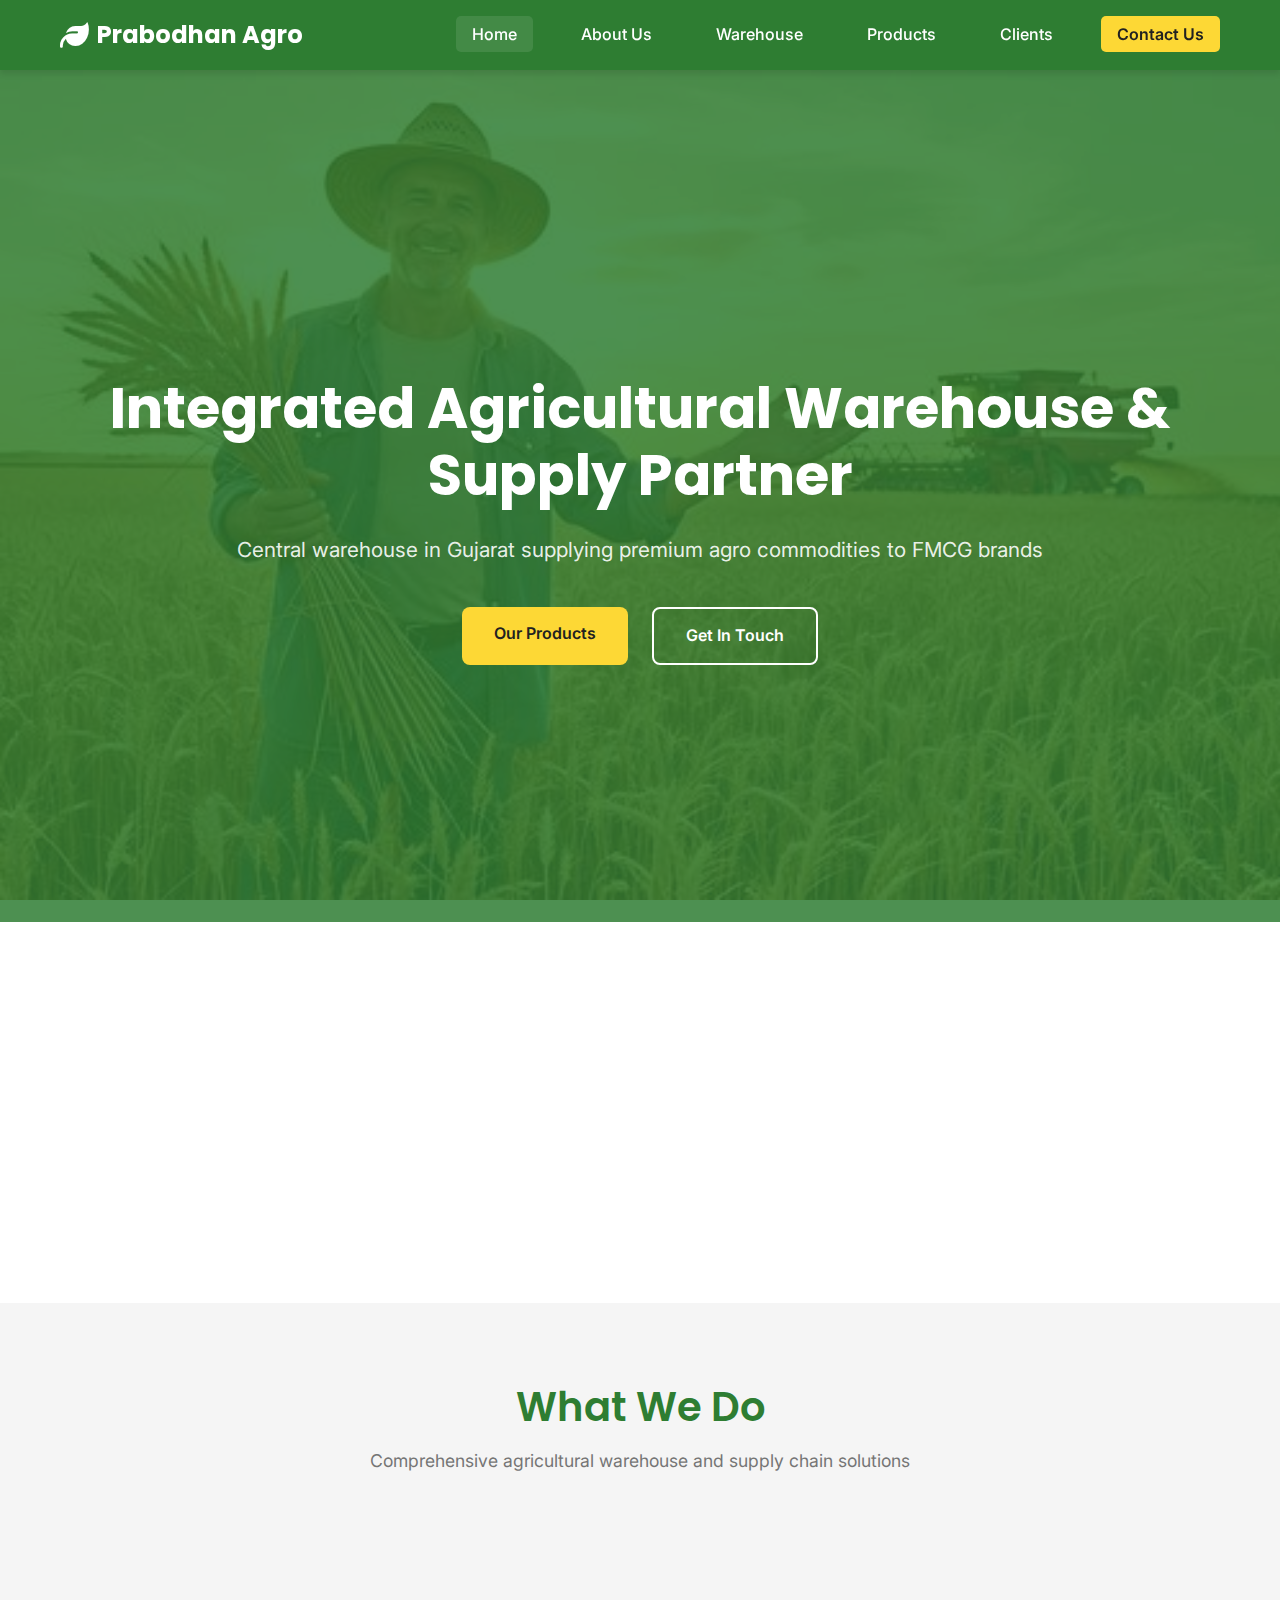
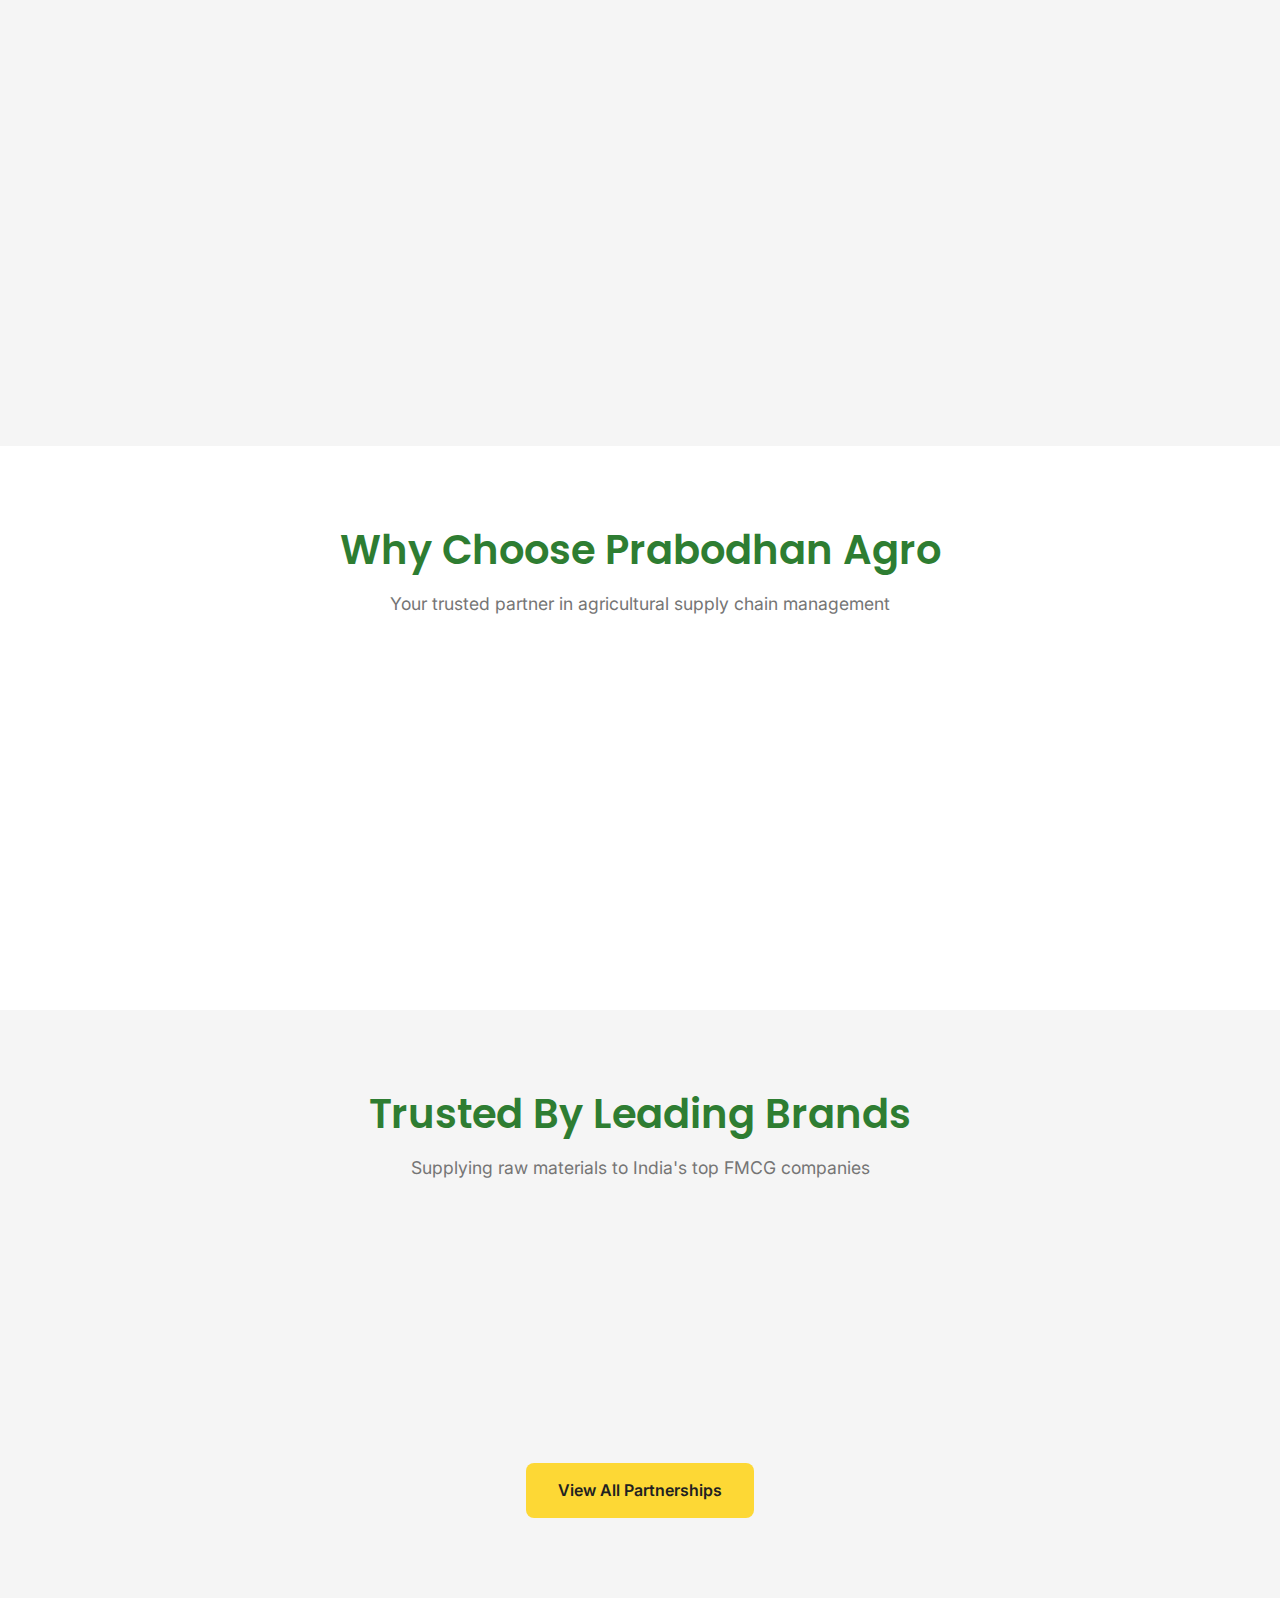
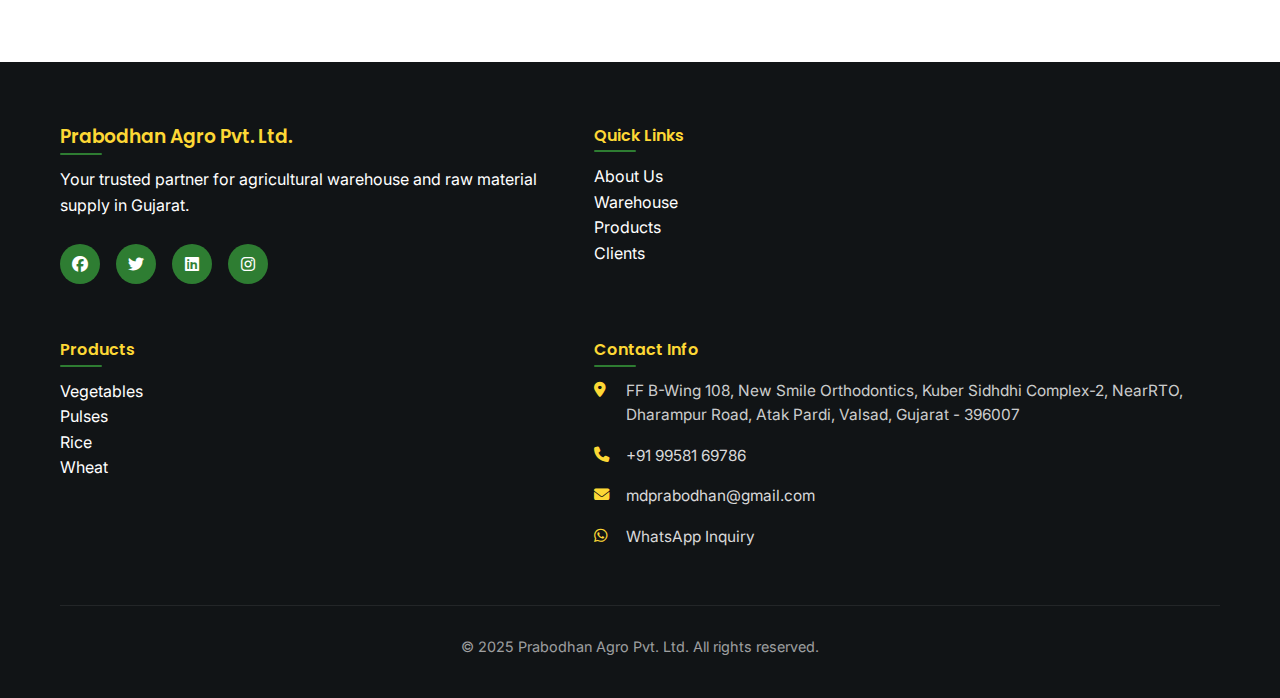
<file: index.html>
<!DOCTYPE html>
<html lang="en">
<head>
  <meta charset="UTF-8">
  <meta name="viewport" content="width=device-width, initial-scale=1.0">
  <meta name="description" content="Prabodhan Agro Pvt. Ltd. - Central Agricultural Warehouse & Raw Material Supply in Gujarat">
  <title>Prabodhan Agro Pvt. Ltd. | Agricultural Warehouse & Supply</title>
  
  <!-- Google Fonts -->
  <link rel="preconnect" href="https://fonts.googleapis.com">
  <link rel="preconnect" href="https://fonts.gstatic.com" crossorigin>
  <link href="https://fonts.googleapis.com/css2?family=Poppins:wght@400;600;700&family=Inter:wght@300;400;500&display=swap" rel="stylesheet">
  
  <!-- Font Awesome for Icons -->
  <link rel="stylesheet" href="https://cdnjs.cloudflare.com/ajax/libs/font-awesome/6.5.1/css/all.min.css">
  
  <link rel="stylesheet" href="css/style.css">
  <link rel="stylesheet" href="css/responsive.css">
</head>
<body>

  <!-- Navigation Bar -->
  <nav class="navbar" id="navbar">
    <div class="container">
      <div class="nav-wrapper">
        <!-- Logo -->
        <div class="logo">
          <a href="index.html">
            <i class="fas fa-leaf"></i>
            <span>Prabodhan Agro</span>
          </a>
        </div>

        <!-- Desktop Menu -->
        <ul class="nav-menu" id="navMenu">
          <li><a href="index.html" class="active">Home</a></li>
          <li><a href="about.html">About Us</a></li>
          <li><a href="warehouse.html">Warehouse</a></li>
          <li><a href="products.html">Products</a></li>
          <li><a href="clients.html">Clients</a></li>
          <li><a href="contact.html" class="btn-contact">Contact Us</a></li>
        </ul>

        <!-- Mobile Menu Toggle -->
        <div class="hamburger" id="hamburger">
          <span></span>
          <span></span>
          <span></span>
        </div>
      </div>
    </div>
  </nav>

  <!-- Hero Section -->
  <section class="hero">
    <div class="hero-overlay"></div>
    <div class="container">
      <div class="hero-content">
        <h1 class="hero-title">Integrated Agricultural Warehouse & Supply Partner</h1>
        <p class="hero-subtitle">Central warehouse in Gujarat supplying premium agro commodities to FMCG brands</p>
        <div class="hero-buttons">
          <a href="products.html" class="btn btn-primary">Our Products</a>
          <a href="contact.html" class="btn btn-secondary">Get In Touch</a>
        </div>
      </div>
    </div>
  </section>

  <!-- Quick Stats Section -->
  <section class="stats-section">
    <div class="container">
      <div class="stats-grid">
        <div class="stat-card">
          <div class="stat-icon">
            <i class="fas fa-warehouse"></i>
          </div>
          <h3>1 Central Warehouse</h3>
          <p>Gujarat, India</p>
        </div>
        <div class="stat-card">
          <div class="stat-icon">
            <i class="fas fa-calendar-check"></i>
          </div>
          <h3>10+ Years</h3>
          <p>Industry Experience</p>
        </div>
        <div class="stat-card">
          <div class="stat-icon">
            <i class="fas fa-box"></i>
          </div>
          <h3>500+ MT</h3>
          <p>Monthly Capacity</p>
        </div>
        <div class="stat-card">
          <div class="stat-icon">
            <i class="fas fa-handshake"></i>
          </div>
          <h3>25+ Brands</h3>
          <p>Trusted Clients</p>
        </div>
      </div>
    </div>
  </section>

  <!-- What We Do Section -->
  <section class="services-section">
    <div class="container">
      <div class="section-header">
        <h2>What We Do</h2>
        <p>Comprehensive agricultural warehouse and supply chain solutions</p>
      </div>

      <div class="services-grid">
        <div class="service-card">
          <div class="service-icon">
            <i class="fas fa-warehouse"></i>
          </div>
          <h3>Warehouse Operations</h3>
          <p>Climate-controlled storage with organized racking systems, CCTV surveillance, and efficient loading/dispatch facilities for optimal inventory management.</p>
          <a href="warehouse.html" class="service-link">Learn More <i class="fas fa-arrow-right"></i></a>
        </div>

        <div class="service-card">
          <div class="service-icon">
            <i class="fas fa-seedling"></i>
          </div>
          <h3>Own Agro Products</h3>
          <p>Fresh vegetables, premium pulses, quality rice, and wheat – all quality-checked, graded, and available in bulk packaging sizes from 25kg to 50kg.</p>
          <a href="products.html" class="service-link">View Products <i class="fas fa-arrow-right"></i></a>
        </div>

        <div class="service-card">
          <div class="service-icon">
            <i class="fas fa-truck"></i>
          </div>
          <h3>Supply & Logistics</h3>
          <p>Reliable on-time delivery to food processors and FMCG manufacturers with transparent operations and dedicated account support throughout India.</p>
          <a href="contact.html" class="service-link">Contact Us <i class="fas fa-arrow-right"></i></a>
        </div>
      </div>
    </div>
  </section>

  <!-- Why Choose Us Section -->
  <section class="why-choose-section">
    <div class="container">
      <div class="section-header">
        <h2>Why Choose Prabodhan Agro</h2>
        <p>Your trusted partner in agricultural supply chain management</p>
      </div>

      <div class="features-grid">
        <div class="feature-item">
          <i class="fas fa-certificate"></i>
          <h4>Quality Assurance</h4>
          <p>Every product inspected and graded to meet highest quality standards</p>
        </div>
        <div class="feature-item">
          <i class="fas fa-clock"></i>
          <h4>On-Time Delivery</h4>
          <p>Consistent, accurate deliveries that keep your operations running smoothly</p>
        </div>
        <div class="feature-item">
          <i class="fas fa-temperature-low"></i>
          <h4>Temperature Control</h4>
          <p>Climate-controlled storage maintaining product freshness and quality</p>
        </div>
        <div class="feature-item">
          <i class="fas fa-eye"></i>
          <h4>Transparent Operations</h4>
          <p>Clear communication and honest dealings in all our partnerships</p>
        </div>
      </div>
    </div>
  </section>

  <!-- Featured Clients Section -->
  <section class="clients-section">
    <div class="container">
      <div class="section-header">
        <h2>Trusted By Leading Brands</h2>
        <p>Supplying raw materials to India's top FMCG companies</p>
      </div>

      <div class="clients-grid">
        <div class="client-logo-card">
          <img src="images/clients/balaji.png" alt="Balaji Wafers" onerror="this.style.display='none'; this.nextElementSibling.style.display='block'">
          <div class="client-placeholder" style="display:none;">
            <i class="fas fa-building"></i>
            <p>Balaji Wafers</p>
          </div>
        </div>
        <div class="client-logo-card">
          <img src="images/clients/mccain.png" alt="McCain" onerror="this.style.display='none'; this.nextElementSibling.style.display='block'">
          <div class="client-placeholder" style="display:none;">
            <i class="fas fa-building"></i>
            <p>McCain</p>
          </div>
        </div>
        <div class="client-logo-card">
          <div class="client-placeholder">
            <i class="fas fa-building"></i>
            <p>Other FMCG Brands</p>
          </div>
        </div>
      </div>

      <div class="clients-cta">
        <a href="clients.html" class="btn btn-primary">View All Partnerships</a>
      </div>
    </div>
  </section>

  <!-- Footer -->
 <!-- Footer -->
<footer class="footer">
  <div class="container">
    <div class="footer-content">
      <div class="footer-col">
        <h3>Prabodhan Agro Pvt. Ltd.</h3>
        <p>Your trusted partner for agricultural warehouse and raw material supply in Gujarat.</p>
        <div class="footer-social">
          <a href="#"><i class="fab fa-facebook"></i></a>
          <a href="#"><i class="fab fa-twitter"></i></a>
          <a href="#"><i class="fab fa-linkedin"></i></a>
          <a href="#"><i class="fab fa-instagram"></i></a>
        </div>
      </div>

      <div class="footer-col">
  <h4>Quick Links</h4>
  <ul class="footer-links-row">
    <li><a href="about.html">About Us</a></li>
    <li><a href="warehouse.html">Warehouse</a></li>
    <li><a href="products.html">Products</a></li>
    <li><a href="clients.html">Clients</a></li>
  </ul>
</div>

<div class="footer-col">
  <h4>Products</h4>
  <ul class="footer-links-row">
    <li><a href="products.html#vegetables">Vegetables</a></li>
    <li><a href="products.html#pulses">Pulses</a></li>
    <li><a href="products.html#rice">Rice</a></li>
    <li><a href="products.html#wheat">Wheat</a></li>
  </ul>
</div>

      <!-- UPDATED CONTACT INFO -->
      <div class="footer-col">
        <h4>Contact Info</h4>
        <ul class="footer-contact">
          <li>
            <i class="fas fa-map-marker-alt"></i>
            FF B-Wing 108, New Smile Orthodontics, Kuber Sidhdhi Complex-2, NearRTO, Dharampur Road, Atak Pardi, Valsad, Gujarat - 396007
          </li>
          <li>
            <i class="fas fa-phone"></i>
            <a href="tel:+919958169786">+91 99581 69786</a>
          </li>
          <li>
            <i class="fas fa-envelope"></i>
            <a href="mailto:mdprabodhan@gmail.com">mdprabodhan@gmail.com</a>
          </li>
          <li>
            <i class="fab fa-whatsapp"></i>
            <a href="https://wa.me/919958169786" target="_blank">WhatsApp Inquiry</a>
          </li>
        </ul>
      </div>
      <!-- END UPDATED CONTACT INFO -->
    </div>

    <div class="footer-bottom">
      <p>&copy; 2025 Prabodhan Agro Pvt. Ltd. All rights reserved.</p>
    </div>
  </div>
</footer>


  <script src="js/script.js"></script>
</body>
</html>
</file>
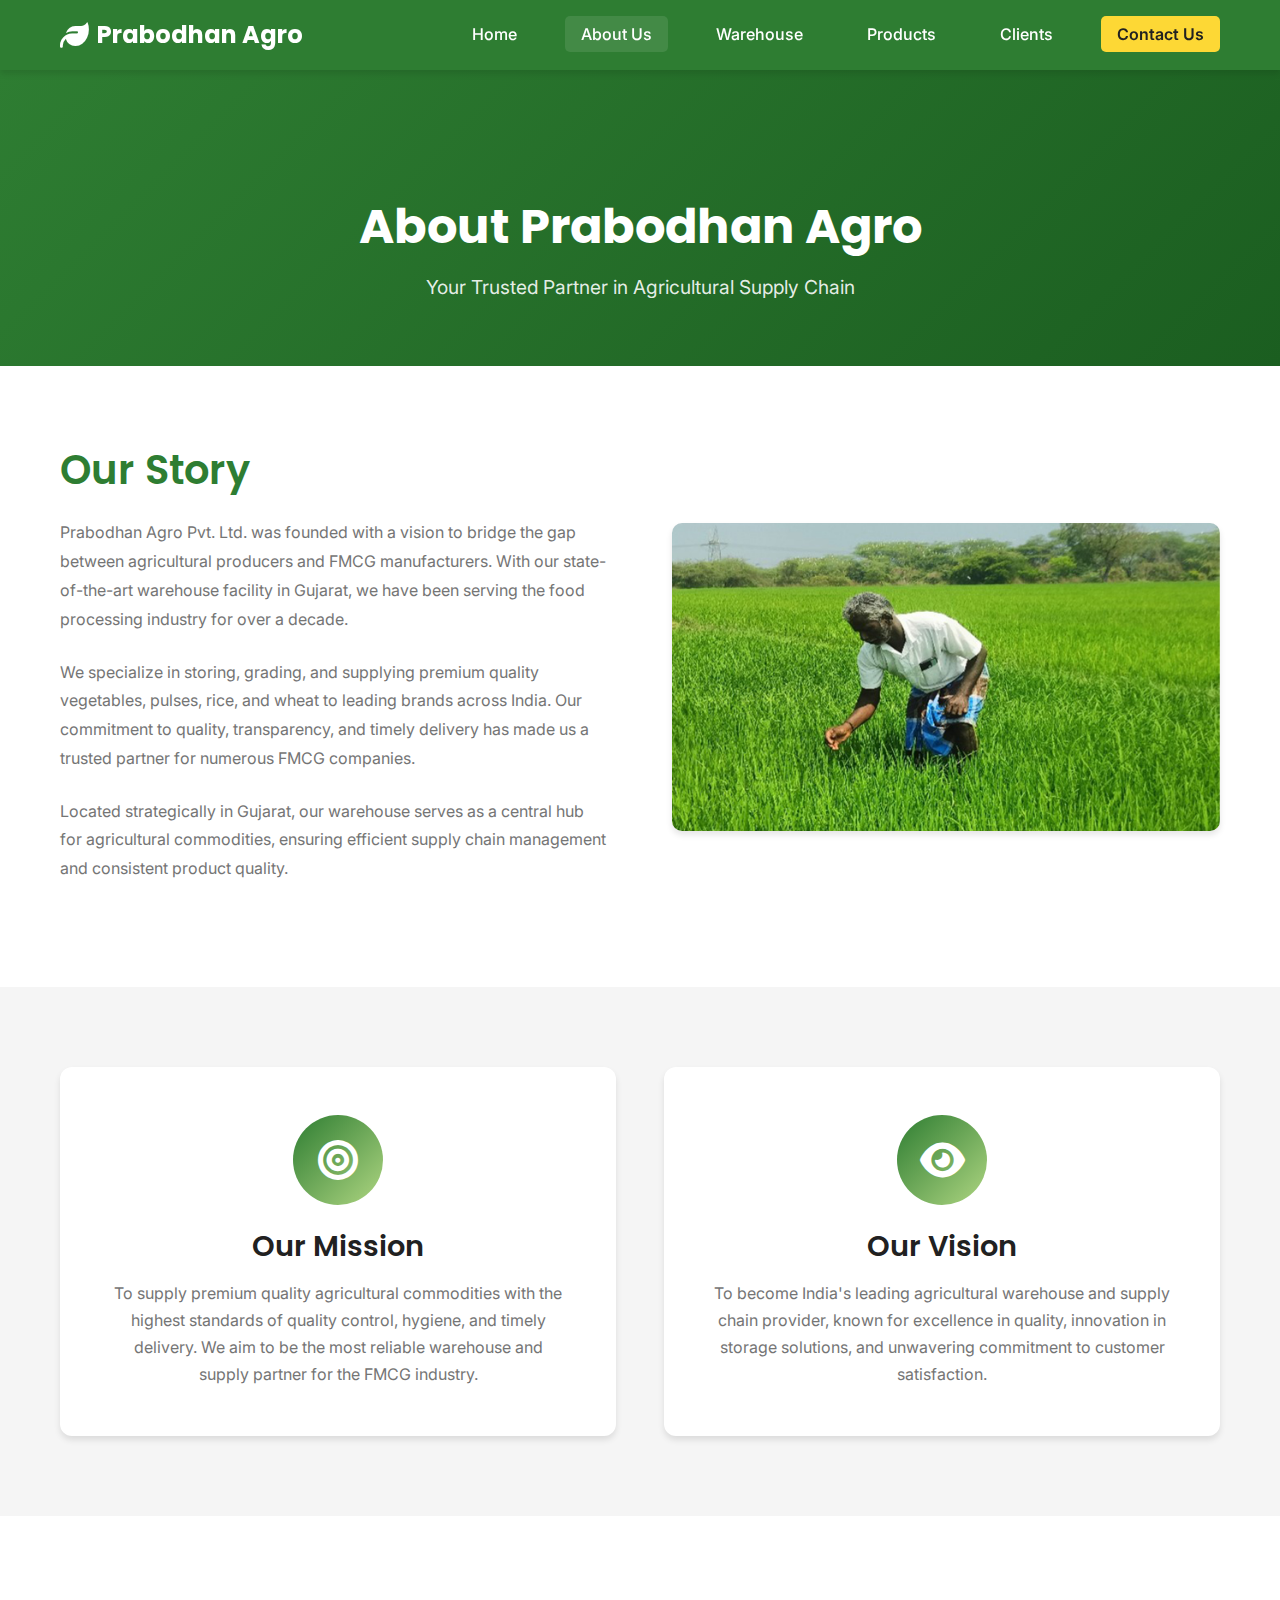
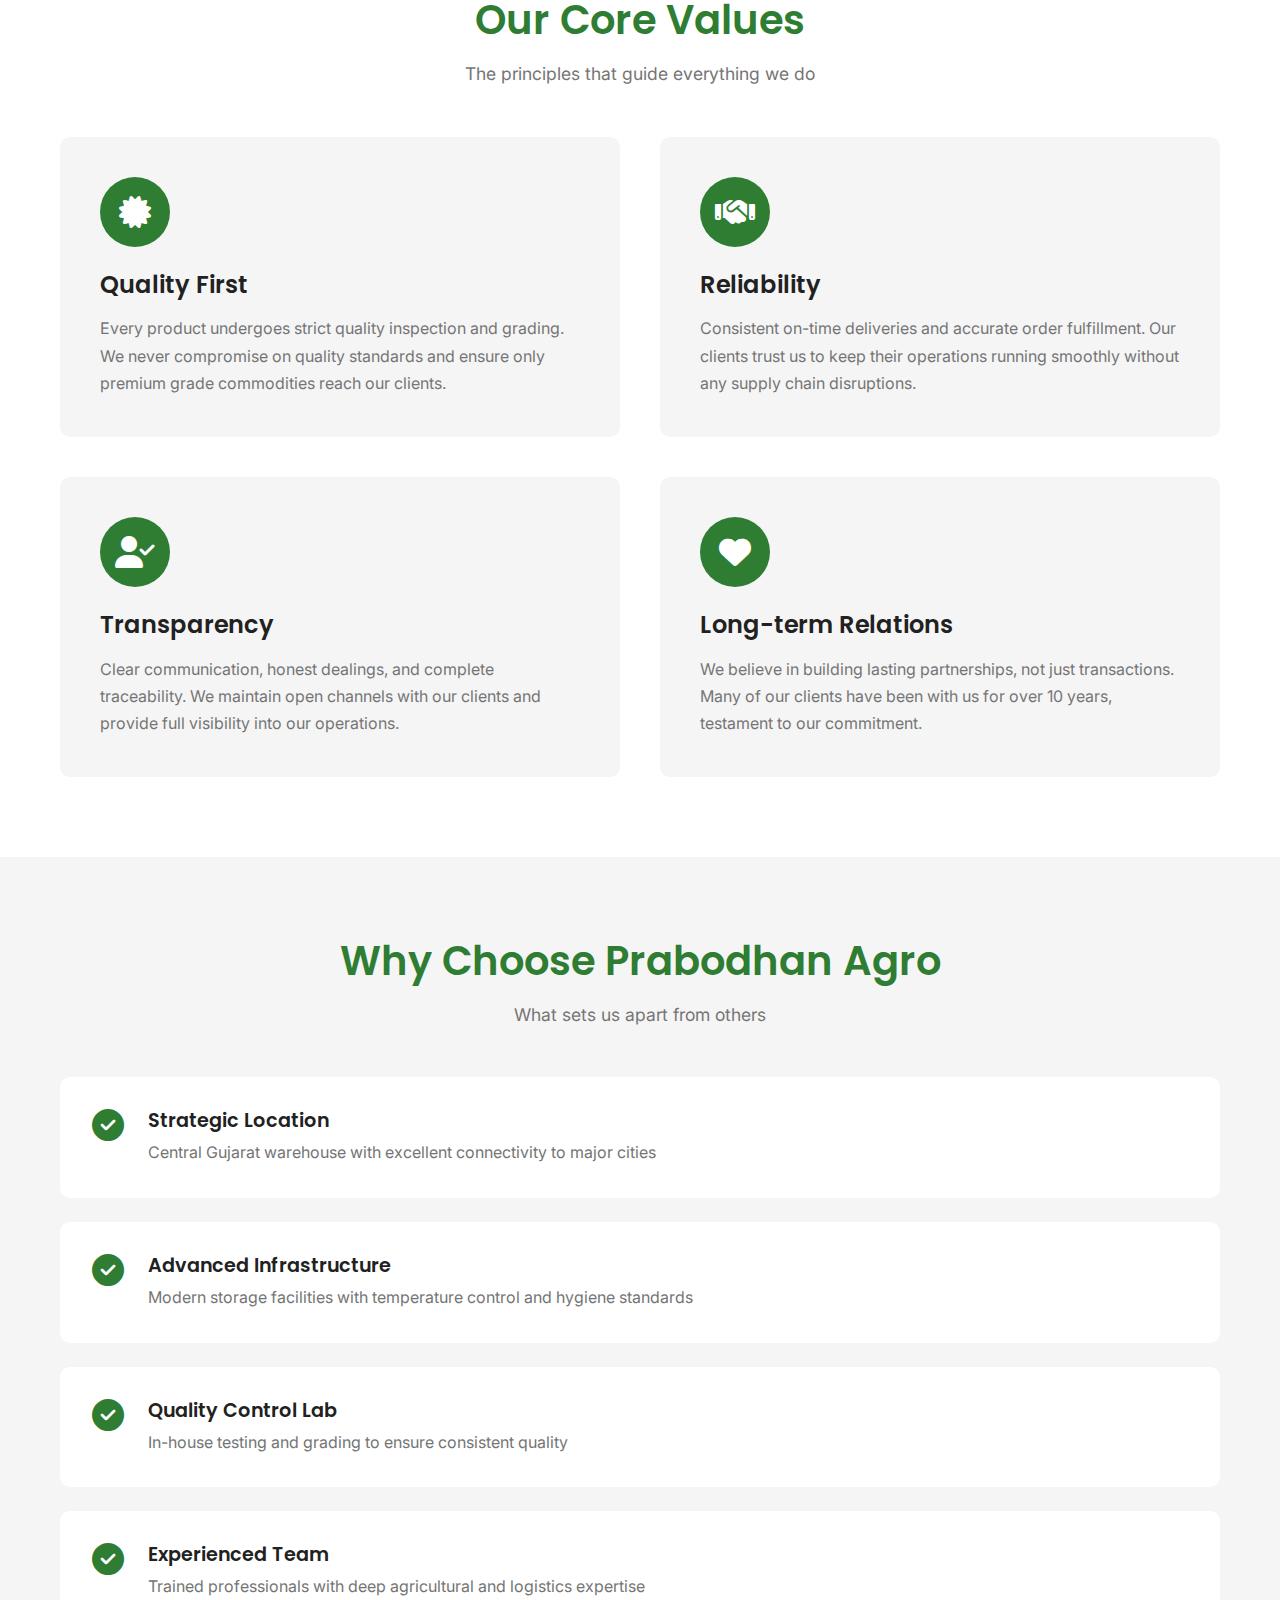
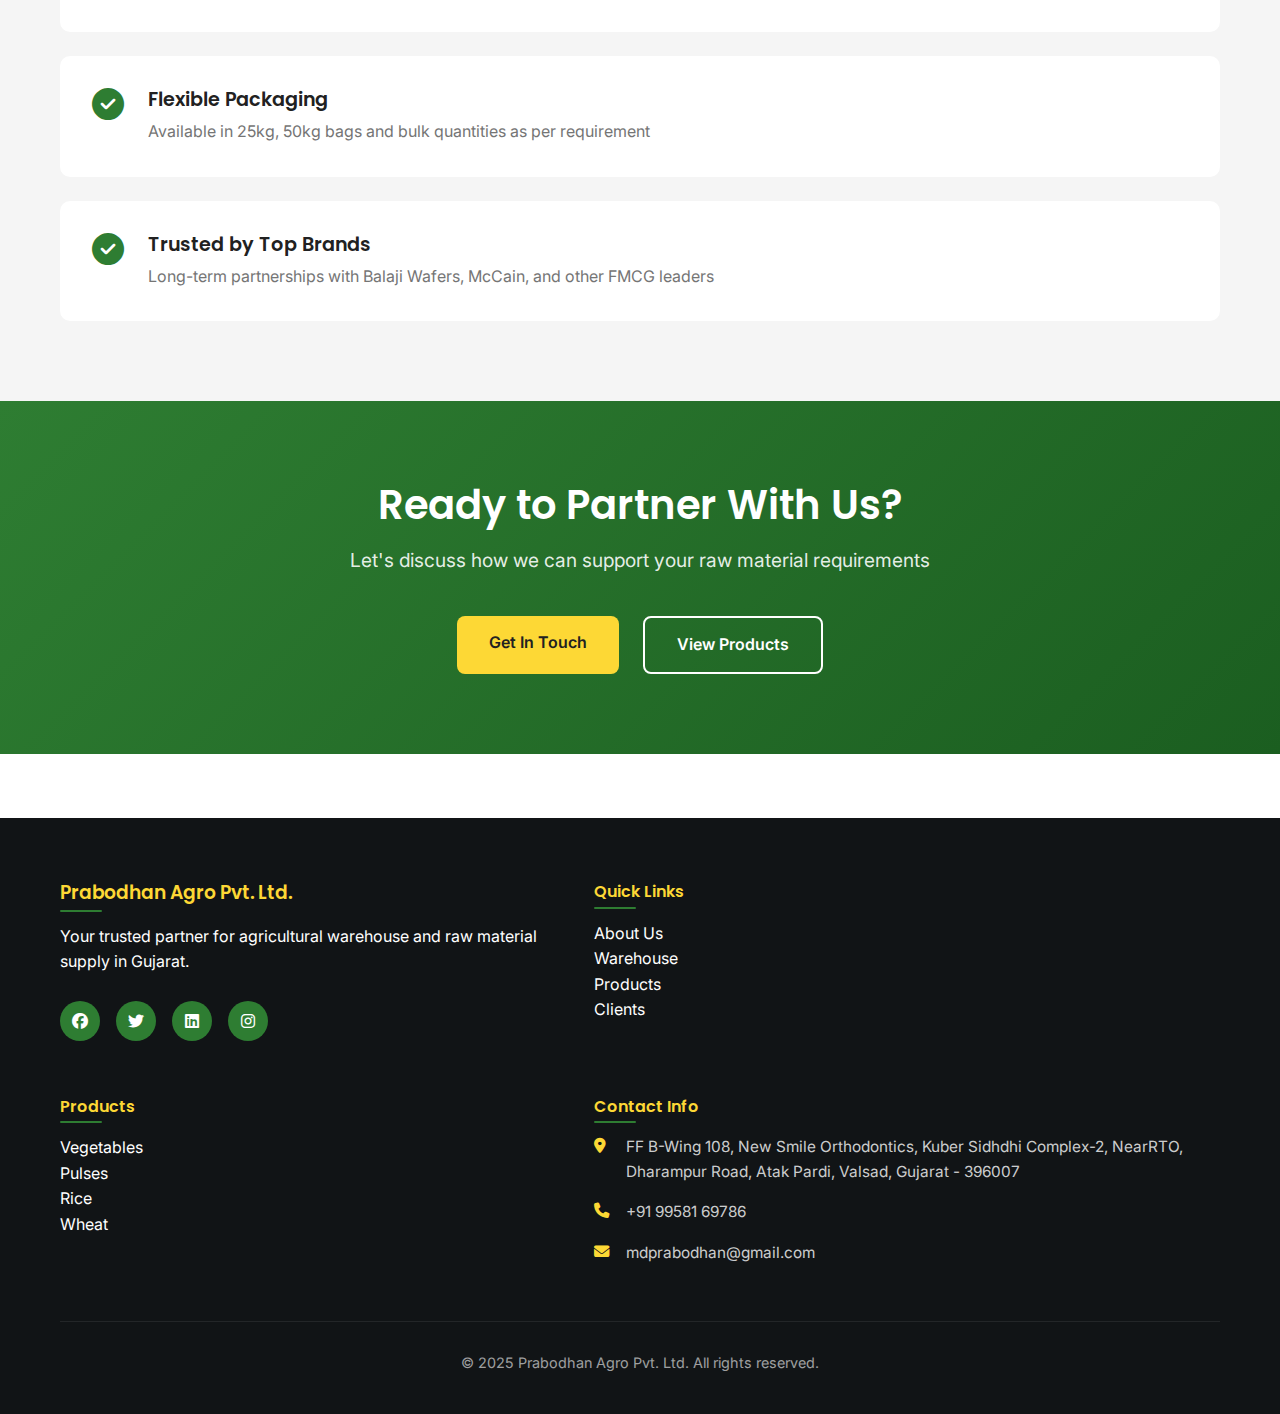
<file: about.html>
<!DOCTYPE html>
<html lang="en">
<head>
  <meta charset="UTF-8">
  <meta name="viewport" content="width=device-width, initial-scale=1.0">
  <meta name="description" content="About Prabodhan Agro Pvt. Ltd. - Leading agricultural warehouse and raw material supplier in Gujarat">
  <title>About Us | Prabodhan Agro Pvt. Ltd.</title>
  
  <link rel="preconnect" href="https://fonts.googleapis.com">
  <link rel="preconnect" href="https://fonts.gstatic.com" crossorigin>
  <link href="https://fonts.googleapis.com/css2?family=Poppins:wght@400;600;700&family=Inter:wght@300;400;500&display=swap" rel="stylesheet">
  <link rel="stylesheet" href="https://cdnjs.cloudflare.com/ajax/libs/font-awesome/6.5.1/css/all.min.css">
  
  <link rel="stylesheet" href="css/style.css">
  <link rel="stylesheet" href="css/responsive.css">
</head>
<body>

  <!-- Navigation Bar -->
  <nav class="navbar" id="navbar">
    <div class="container">
      <div class="nav-wrapper">
        <div class="logo">
          <a href="index.html">
            <i class="fas fa-leaf"></i>
            <span>Prabodhan Agro</span>
          </a>
        </div>

        <ul class="nav-menu" id="navMenu">
          <li><a href="index.html">Home</a></li>
          <li><a href="about.html" class="active">About Us</a></li>
          <li><a href="warehouse.html">Warehouse</a></li>
          <li><a href="products.html">Products</a></li>
          <li><a href="clients.html">Clients</a></li>
          <li><a href="contact.html" class="btn-contact">Contact Us</a></li>
        </ul>

        <div class="hamburger" id="hamburger">
          <span></span>
          <span></span>
          <span></span>
        </div>
      </div>
    </div>
  </nav>

  <!-- Page Header -->
  <section class="page-header">
    <div class="container">
      <h1>About Prabodhan Agro</h1>
      <p>Your Trusted Partner in Agricultural Supply Chain</p>
    </div>
  </section>

  <!-- Company Story Section -->
  <section class="company-story">
    <div class="container">
      <div class="story-content">
        <div class="story-text">
          <h2>Our Story</h2>
          <p>Prabodhan Agro Pvt. Ltd. was founded with a vision to bridge the gap between agricultural producers and FMCG manufacturers. With our state-of-the-art warehouse facility in Gujarat, we have been serving the food processing industry for over a decade.</p>
          <p>We specialize in storing, grading, and supplying premium quality vegetables, pulses, rice, and wheat to leading brands across India. Our commitment to quality, transparency, and timely delivery has made us a trusted partner for numerous FMCG companies.</p>
          <p>Located strategically in Gujarat, our warehouse serves as a central hub for agricultural commodities, ensuring efficient supply chain management and consistent product quality.</p>
        </div>
        <div class="story-image">
          <img src="images/banner/company-story.jpg" alt="Prabodhan Agro Story" onerror="this.src='https://via.placeholder.com/600x400/2E7D32/FFFFFF?text=Our+Story'">
        </div>
      </div>
    </div>
  </section>

  <!-- Mission & Vision Section -->
  <section class="mission-vision-section">
    <div class="container">
      <div class="mv-grid">
        <div class="mv-card">
          <div class="mv-icon">
            <i class="fas fa-bullseye"></i>
          </div>
          <h3>Our Mission</h3>
          <p>To supply premium quality agricultural commodities with the highest standards of quality control, hygiene, and timely delivery. We aim to be the most reliable warehouse and supply partner for the FMCG industry.</p>
        </div>

        <div class="mv-card">
          <div class="mv-icon">
            <i class="fas fa-eye"></i>
          </div>
          <h3>Our Vision</h3>
          <p>To become India's leading agricultural warehouse and supply chain provider, known for excellence in quality, innovation in storage solutions, and unwavering commitment to customer satisfaction.</p>
        </div>
      </div>
    </div>
  </section>

  <!-- Core Values Section -->
  <section class="values-section">
    <div class="container">
      <div class="section-header">
        <h2>Our Core Values</h2>
        <p>The principles that guide everything we do</p>
      </div>

      <div class="values-grid">
        <div class="value-card">
          <div class="value-icon">
            <i class="fas fa-certificate"></i>
          </div>
          <h3>Quality First</h3>
          <p>Every product undergoes strict quality inspection and grading. We never compromise on quality standards and ensure only premium grade commodities reach our clients.</p>
        </div>

        <div class="value-card">
          <div class="value-icon">
            <i class="fas fa-handshake"></i>
          </div>
          <h3>Reliability</h3>
          <p>Consistent on-time deliveries and accurate order fulfillment. Our clients trust us to keep their operations running smoothly without any supply chain disruptions.</p>
        </div>

        <div class="value-card">
          <div class="value-icon">
            <i class="fas fa-user-check"></i>
          </div>
          <h3>Transparency</h3>
          <p>Clear communication, honest dealings, and complete traceability. We maintain open channels with our clients and provide full visibility into our operations.</p>
        </div>

        <div class="value-card">
          <div class="value-icon">
            <i class="fas fa-heart"></i>
          </div>
          <h3>Long-term Relations</h3>
          <p>We believe in building lasting partnerships, not just transactions. Many of our clients have been with us for over 10 years, testament to our commitment.</p>
        </div>
      </div>
    </div>
  </section>

  <!-- Why Choose Us Section -->
  <section class="why-us-section">
    <div class="container">
      <div class="section-header">
        <h2>Why Choose Prabodhan Agro</h2>
        <p>What sets us apart from others</p>
      </div>

      <div class="why-us-content">
        <div class="why-us-list">
          <div class="why-item">
            <i class="fas fa-check-circle"></i>
            <div>
              <h4>Strategic Location</h4>
              <p>Central Gujarat warehouse with excellent connectivity to major cities</p>
            </div>
          </div>
          <div class="why-item">
            <i class="fas fa-check-circle"></i>
            <div>
              <h4>Advanced Infrastructure</h4>
              <p>Modern storage facilities with temperature control and hygiene standards</p>
            </div>
          </div>
          <div class="why-item">
            <i class="fas fa-check-circle"></i>
            <div>
              <h4>Quality Control Lab</h4>
              <p>In-house testing and grading to ensure consistent quality</p>
            </div>
          </div>
          <div class="why-item">
            <i class="fas fa-check-circle"></i>
            <div>
              <h4>Experienced Team</h4>
              <p>Trained professionals with deep agricultural and logistics expertise</p>
            </div>
          </div>
          <div class="why-item">
            <i class="fas fa-check-circle"></i>
            <div>
              <h4>Flexible Packaging</h4>
              <p>Available in 25kg, 50kg bags and bulk quantities as per requirement</p>
            </div>
          </div>
          <div class="why-item">
            <i class="fas fa-check-circle"></i>
            <div>
              <h4>Trusted by Top Brands</h4>
              <p>Long-term partnerships with Balaji Wafers, McCain, and other FMCG leaders</p>
            </div>
          </div>
        </div>
      </div>
    </div>
  </section>

  <!-- CTA Section -->
  <section class="cta-section">
    <div class="container">
      <h2>Ready to Partner With Us?</h2>
      <p>Let's discuss how we can support your raw material requirements</p>
      <div class="cta-buttons">
        <a href="contact.html" class="btn btn-primary">Get In Touch</a>
        <a href="products.html" class="btn btn-secondary">View Products</a>
      </div>
    </div>
  </section>

  <!-- Footer -->
  <footer class="footer">
    <div class="container">
      <div class="footer-content">
        <div class="footer-col">
          <h3>Prabodhan Agro Pvt. Ltd.</h3>
          <p>Your trusted partner for agricultural warehouse and raw material supply in Gujarat.</p>
          <div class="footer-social">
            <a href="#"><i class="fab fa-facebook"></i></a>
            <a href="#"><i class="fab fa-twitter"></i></a>
            <a href="#"><i class="fab fa-linkedin"></i></a>
            <a href="#"><i class="fab fa-instagram"></i></a>
          </div>
        </div>

        <div class="footer-col">
  <h4>Quick Links</h4>
  <ul class="footer-links-row">
    <li><a href="about.html">About Us</a></li>
    <li><a href="warehouse.html">Warehouse</a></li>
    <li><a href="products.html">Products</a></li>
    <li><a href="clients.html">Clients</a></li>
  </ul>
</div>

<div class="footer-col">
  <h4>Products</h4>
  <ul class="footer-links-row">
    <li><a href="products.html#vegetables">Vegetables</a></li>
    <li><a href="products.html#pulses">Pulses</a></li>
    <li><a href="products.html#rice">Rice</a></li>
    <li><a href="products.html#wheat">Wheat</a></li>
  </ul>
</div>


        <div class="footer-col">
          <h4>Contact Info</h4>
          <ul class="footer-contact">
            <li><i class="fas fa-map-marker-alt"></i> FF B-Wing 108, New Smile Orthodontics, Kuber Sidhdhi Complex-2, NearRTO, Dharampur Road, Atak Pardi, Valsad, Gujarat - 396007</li>
            <li><i class="fas fa-phone"></i> +91 99581 69786</li>
            <li><i class="fas fa-envelope"></i> mdprabodhan@gmail.com</li>
          </ul>
        </div>
      </div>

      <div class="footer-bottom">
        <p>&copy; 2025 Prabodhan Agro Pvt. Ltd. All rights reserved.</p>
      </div>
    </div>
  </footer>

  <script src="js/script.js"></script>
</body>
</html>
</file>
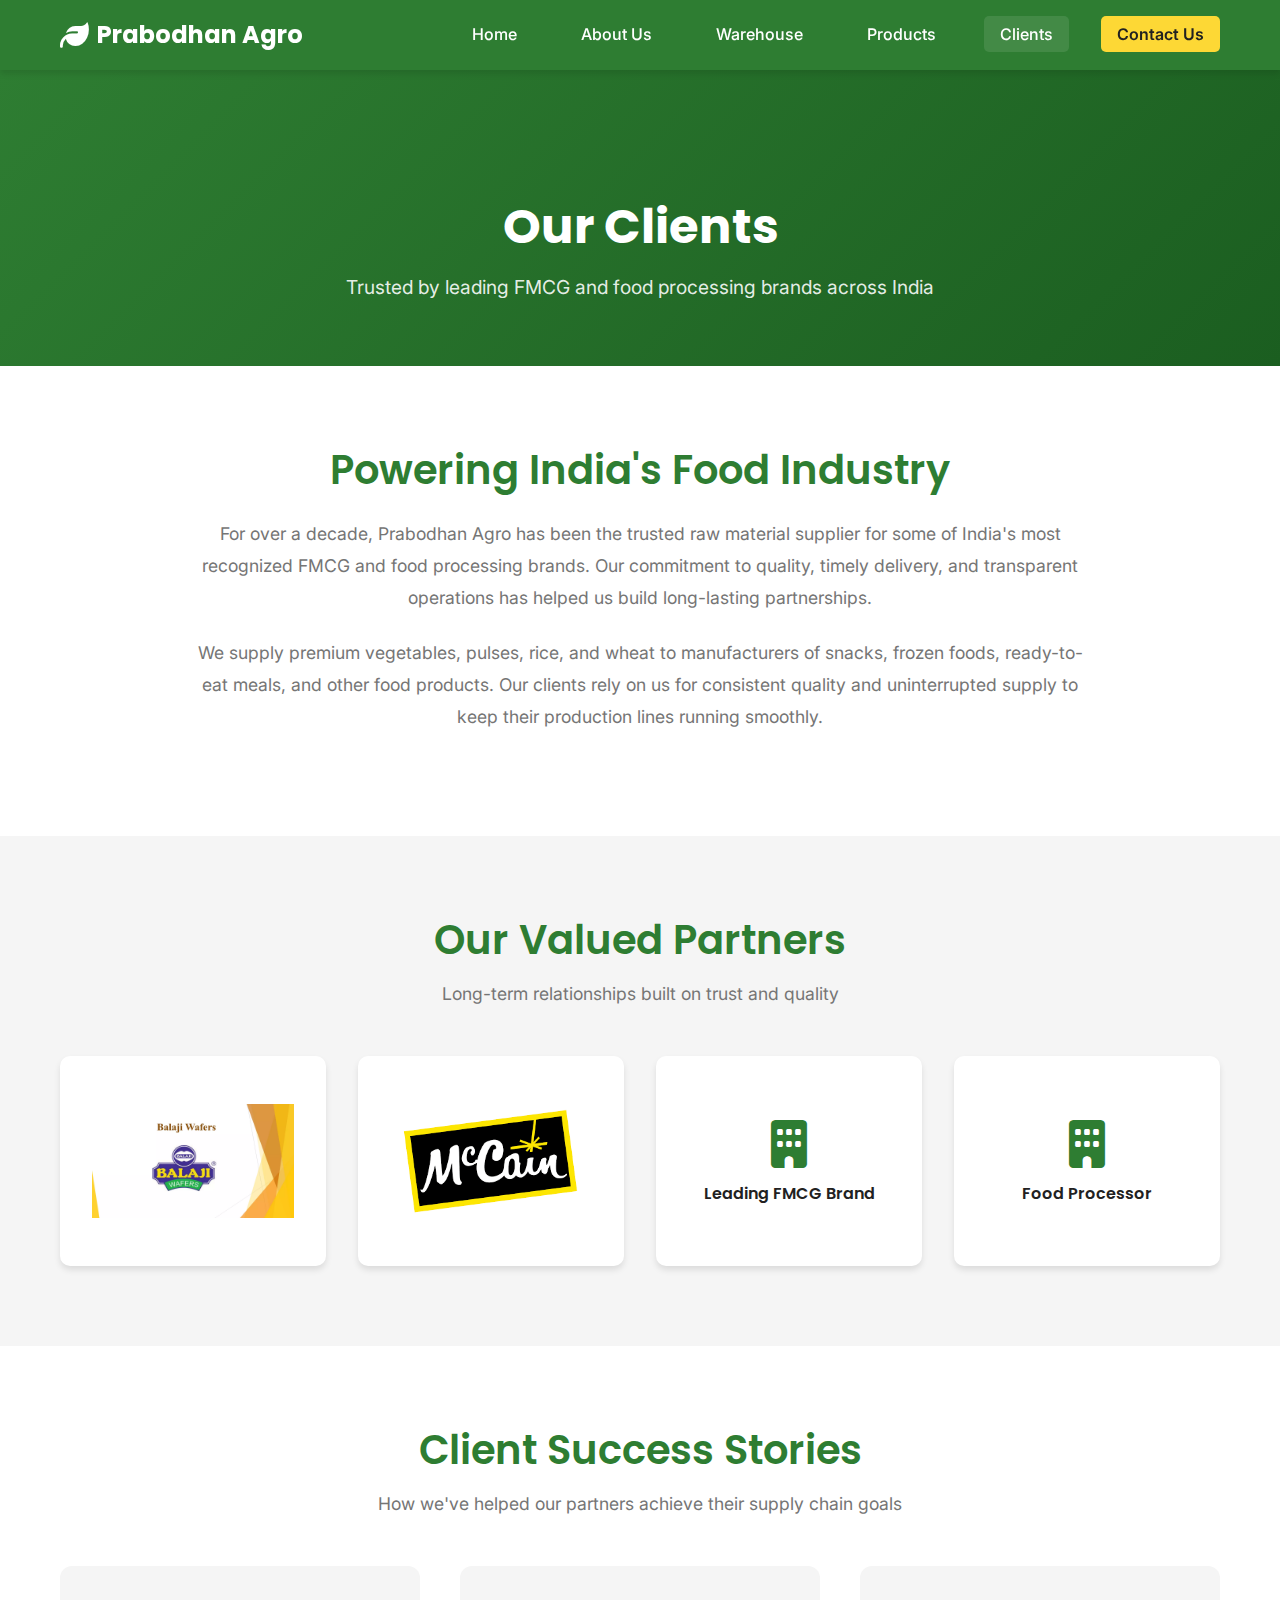
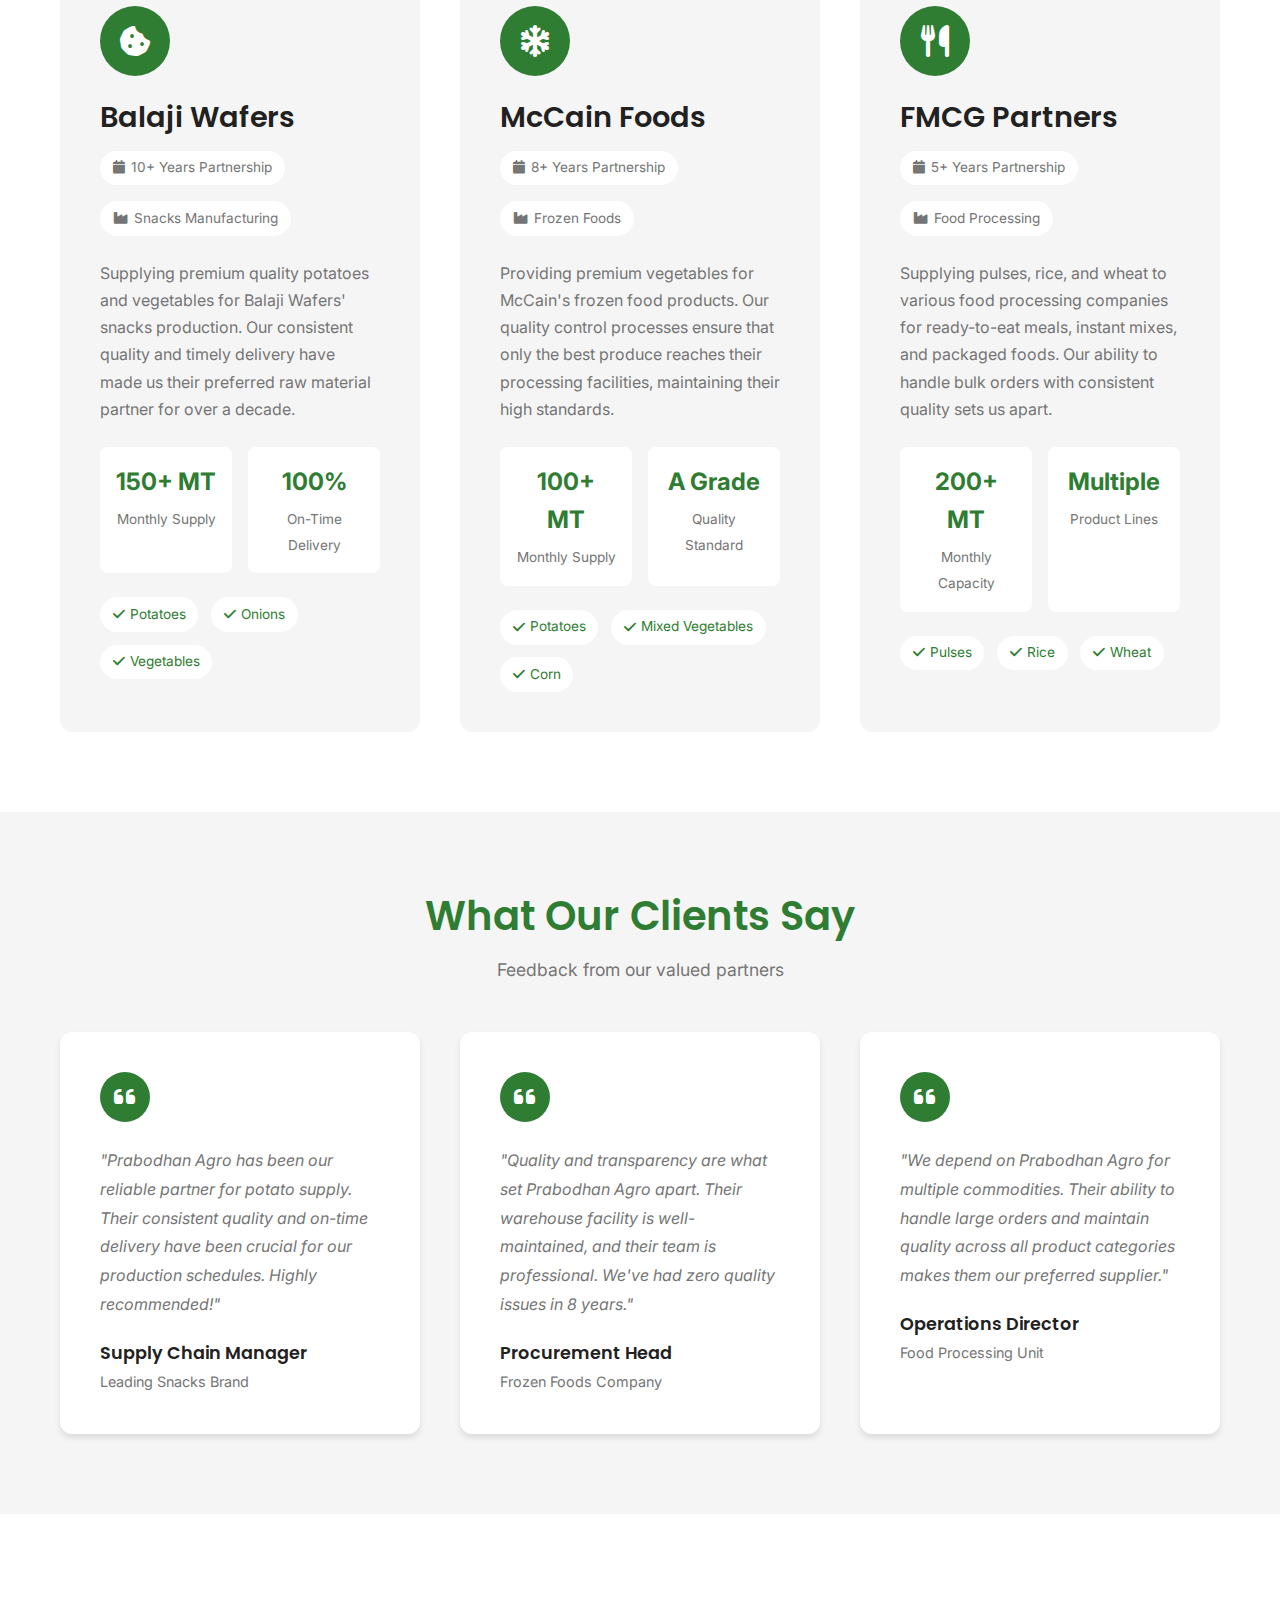
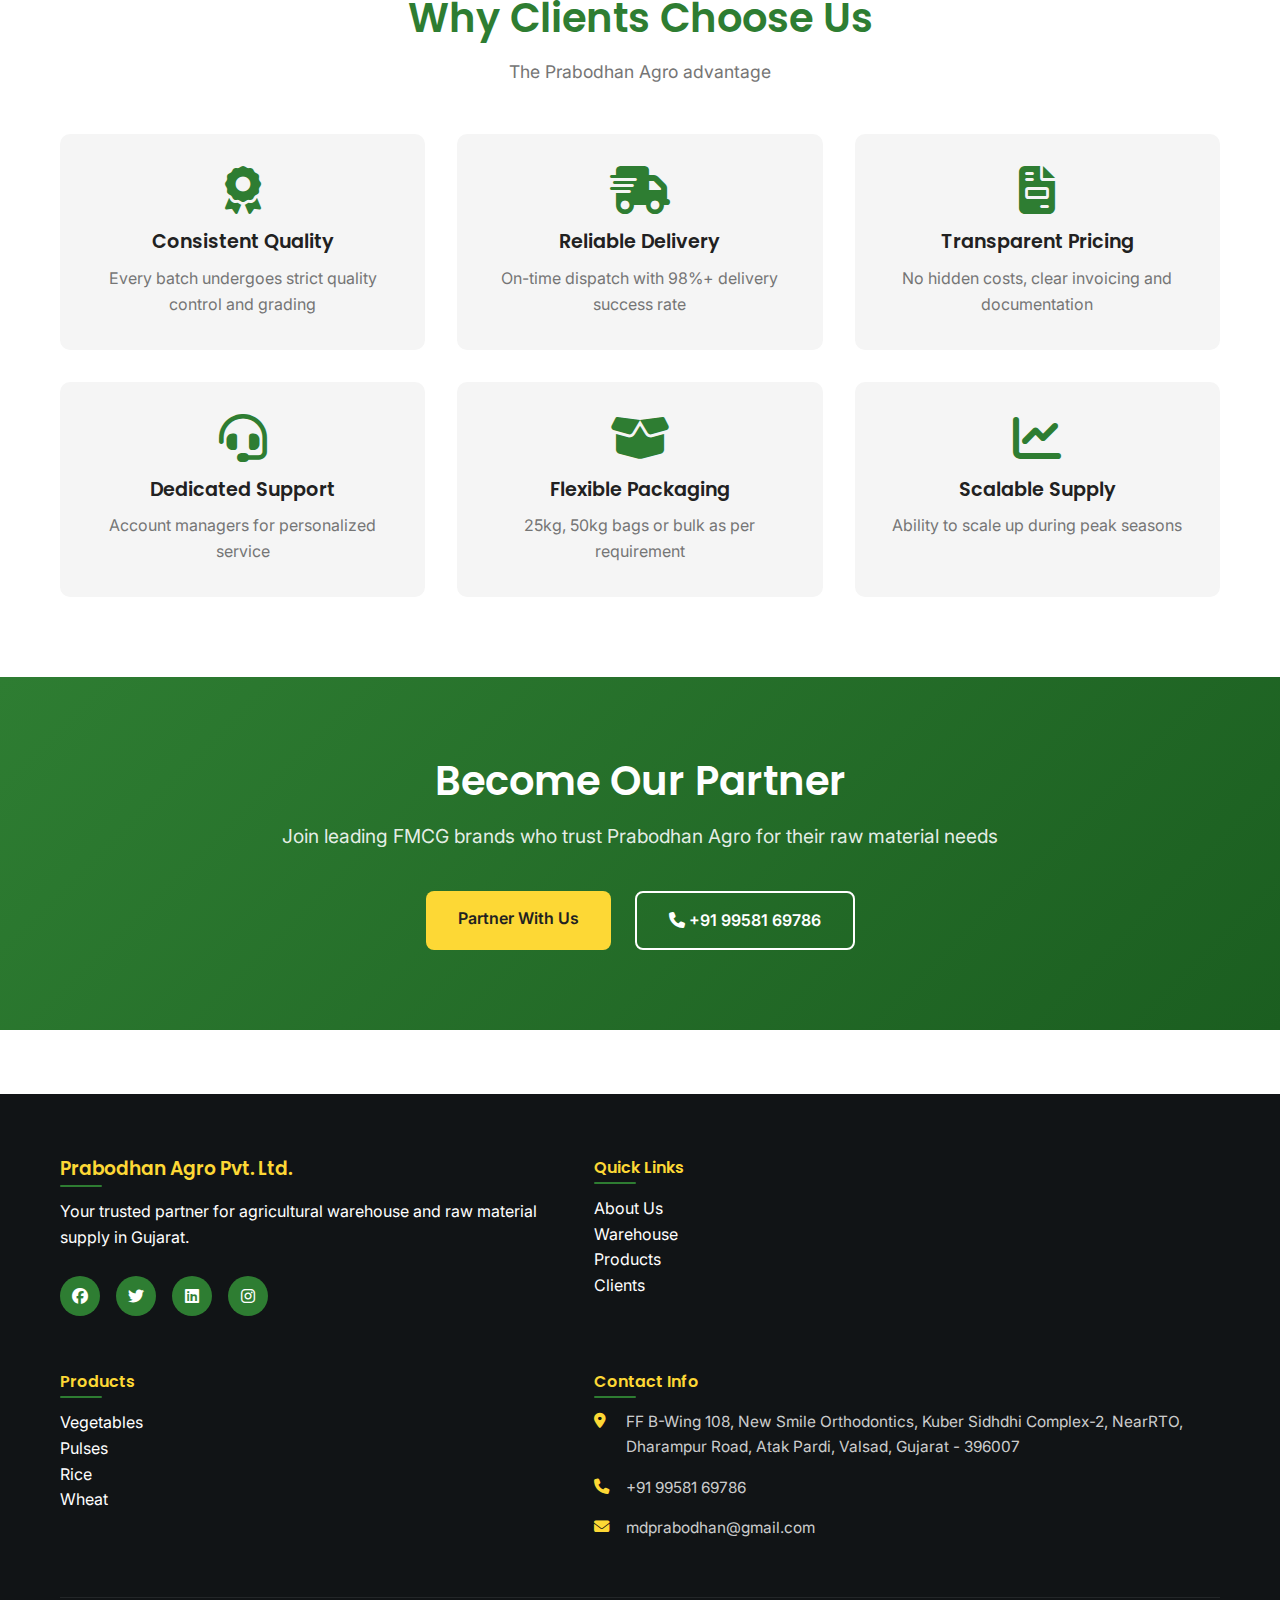
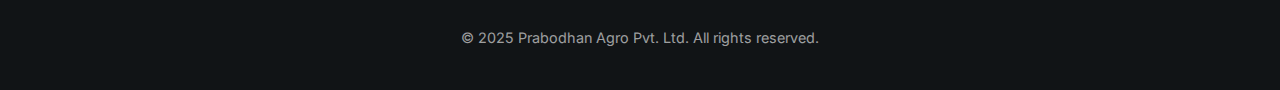
<file: clients.html>
<!DOCTYPE html>
<html lang="en">
<head>
  <meta charset="UTF-8">
  <meta name="viewport" content="width=device-width, initial-scale=1.0">
  <meta name="description" content="Prabodhan Agro Clients - Trusted by Balaji Wafers, McCain and leading FMCG brands">
  <title>Our Clients | Prabodhan Agro Pvt. Ltd.</title>
  
  <link rel="preconnect" href="https://fonts.googleapis.com">
  <link rel="preconnect" href="https://fonts.gstatic.com" crossorigin>
  <link href="https://fonts.googleapis.com/css2?family=Poppins:wght@400;600;700&family=Inter:wght@300;400;500&display=swap" rel="stylesheet">
  <link rel="stylesheet" href="https://cdnjs.cloudflare.com/ajax/libs/font-awesome/6.5.1/css/all.min.css">
  
  <link rel="stylesheet" href="css/style.css">
  <link rel="stylesheet" href="css/responsive.css">
</head>
<body>

  <!-- Navigation Bar -->
  <nav class="navbar" id="navbar">
    <div class="container">
      <div class="nav-wrapper">
        <div class="logo">
          <a href="index.html">
            <i class="fas fa-leaf"></i>
            <span>Prabodhan Agro</span>
          </a>
        </div>

        <ul class="nav-menu" id="navMenu">
          <li><a href="index.html">Home</a></li>
          <li><a href="about.html">About Us</a></li>
          <li><a href="warehouse.html">Warehouse</a></li>
          <li><a href="products.html">Products</a></li>
          <li><a href="clients.html" class="active">Clients</a></li>
          <li><a href="contact.html" class="btn-contact">Contact Us</a></li>
        </ul>

        <div class="hamburger" id="hamburger">
          <span></span>
          <span></span>
          <span></span>
        </div>
      </div>
    </div>
  </nav>

  <!-- Page Header -->
  <section class="page-header">
    <div class="container">
      <h1>Our Clients</h1>
      <p>Trusted by leading FMCG and food processing brands across India</p>
    </div>
  </section>

  <!-- Clients Intro Section -->
  <section class="clients-intro">
    <div class="container">
      <div class="intro-content">
        <h2>Powering India's Food Industry</h2>
        <p>For over a decade, Prabodhan Agro has been the trusted raw material supplier for some of India's most recognized FMCG and food processing brands. Our commitment to quality, timely delivery, and transparent operations has helped us build long-lasting partnerships.</p>
        <p>We supply premium vegetables, pulses, rice, and wheat to manufacturers of snacks, frozen foods, ready-to-eat meals, and other food products. Our clients rely on us for consistent quality and uninterrupted supply to keep their production lines running smoothly.</p>
      </div>
    </div>
  </section>

  <!-- Featured Clients Section -->
  <section class="featured-clients">
    <div class="container">
      <div class="section-header">
        <h2>Our Valued Partners</h2>
        <p>Long-term relationships built on trust and quality</p>
      </div>

      <div class="client-logos-grid">
        <div class="client-logo-item">
          <img src="images/clients/balaji.png" alt="Balaji Wafers" onerror="this.style.display='none'; this.nextElementSibling.style.display='flex'">
          <div class="logo-placeholder" style="display:none;">
            <i class="fas fa-building"></i>
            <h4>Balaji Wafers</h4>
          </div>
        </div>
        <div class="client-logo-item">
          <img src="images/clients/mccain.png" alt="McCain" onerror="this.style.display='none'; this.nextElementSibling.style.display='flex'">
          <div class="logo-placeholder" style="display:none;">
            <i class="fas fa-building"></i>
            <h4>McCain</h4>
          </div>
        </div>
        <div class="client-logo-item">
          <div class="logo-placeholder">
            <i class="fas fa-building"></i>
            <h4>Leading FMCG Brand</h4>
          </div>
        </div>
        <div class="client-logo-item">
          <div class="logo-placeholder">
            <i class="fas fa-building"></i>
            <h4>Food Processor</h4>
          </div>
        </div>
      </div>
    </div>
  </section>

  <!-- Case Studies Section -->
  <section class="case-studies">
    <div class="container">
      <div class="section-header">
        <h2>Client Success Stories</h2>
        <p>How we've helped our partners achieve their supply chain goals</p>
      </div>

      <div class="case-study-grid">
        <div class="case-study-card">
          <div class="case-icon">
            <i class="fas fa-cookie-bite"></i>
          </div>
          <h3>Balaji Wafers</h3>
          <div class="case-meta">
            <span class="partnership-duration"><i class="fas fa-calendar"></i> 10+ Years Partnership</span>
            <span class="industry"><i class="fas fa-industry"></i> Snacks Manufacturing</span>
          </div>
          <p class="case-description">
            Supplying premium quality potatoes and vegetables for Balaji Wafers' snacks production. Our consistent quality and timely delivery have made us their preferred raw material partner for over a decade.
          </p>
          <div class="case-stats">
            <div class="stat-item">
              <strong>150+ MT</strong>
              <span>Monthly Supply</span>
            </div>
            <div class="stat-item">
              <strong>100%</strong>
              <span>On-Time Delivery</span>
            </div>
          </div>
          <div class="case-products">
            <span><i class="fas fa-check"></i> Potatoes</span>
            <span><i class="fas fa-check"></i> Onions</span>
            <span><i class="fas fa-check"></i> Vegetables</span>
          </div>
        </div>

        <div class="case-study-card">
          <div class="case-icon">
            <i class="fas fa-snowflake"></i>
          </div>
          <h3>McCain Foods</h3>
          <div class="case-meta">
            <span class="partnership-duration"><i class="fas fa-calendar"></i> 8+ Years Partnership</span>
            <span class="industry"><i class="fas fa-industry"></i> Frozen Foods</span>
          </div>
          <p class="case-description">
            Providing premium vegetables for McCain's frozen food products. Our quality control processes ensure that only the best produce reaches their processing facilities, maintaining their high standards.
          </p>
          <div class="case-stats">
            <div class="stat-item">
              <strong>100+ MT</strong>
              <span>Monthly Supply</span>
            </div>
            <div class="stat-item">
              <strong>A Grade</strong>
              <span>Quality Standard</span>
            </div>
          </div>
          <div class="case-products">
            <span><i class="fas fa-check"></i> Potatoes</span>
            <span><i class="fas fa-check"></i> Mixed Vegetables</span>
            <span><i class="fas fa-check"></i> Corn</span>
          </div>
        </div>

        <div class="case-study-card">
          <div class="case-icon">
            <i class="fas fa-utensils"></i>
          </div>
          <h3>FMCG Partners</h3>
          <div class="case-meta">
            <span class="partnership-duration"><i class="fas fa-calendar"></i> 5+ Years Partnership</span>
            <span class="industry"><i class="fas fa-industry"></i> Food Processing</span>
          </div>
          <p class="case-description">
            Supplying pulses, rice, and wheat to various food processing companies for ready-to-eat meals, instant mixes, and packaged foods. Our ability to handle bulk orders with consistent quality sets us apart.
          </p>
          <div class="case-stats">
            <div class="stat-item">
              <strong>200+ MT</strong>
              <span>Monthly Capacity</span>
            </div>
            <div class="stat-item">
              <strong>Multiple</strong>
              <span>Product Lines</span>
            </div>
          </div>
          <div class="case-products">
            <span><i class="fas fa-check"></i> Pulses</span>
            <span><i class="fas fa-check"></i> Rice</span>
            <span><i class="fas fa-check"></i> Wheat</span>
          </div>
        </div>
      </div>
    </div>
  </section>

  <!-- Testimonials Section -->
  <section class="testimonials-section">
    <div class="container">
      <div class="section-header">
        <h2>What Our Clients Say</h2>
        <p>Feedback from our valued partners</p>
      </div>

      <div class="testimonials-grid">
        <div class="testimonial-card">
          <div class="quote-icon">
            <i class="fas fa-quote-left"></i>
          </div>
          <p class="testimonial-text">
            "Prabodhan Agro has been our reliable partner for potato supply. Their consistent quality and on-time delivery have been crucial for our production schedules. Highly recommended!"
          </p>
          <div class="testimonial-author">
            <div class="author-info">
              <h4>Supply Chain Manager</h4>
              <span>Leading Snacks Brand</span>
            </div>
          </div>
        </div>

        <div class="testimonial-card">
          <div class="quote-icon">
            <i class="fas fa-quote-left"></i>
          </div>
          <p class="testimonial-text">
            "Quality and transparency are what set Prabodhan Agro apart. Their warehouse facility is well-maintained, and their team is professional. We've had zero quality issues in 8 years."
          </p>
          <div class="testimonial-author">
            <div class="author-info">
              <h4>Procurement Head</h4>
              <span>Frozen Foods Company</span>
            </div>
          </div>
        </div>

        <div class="testimonial-card">
          <div class="quote-icon">
            <i class="fas fa-quote-left"></i>
          </div>
          <p class="testimonial-text">
            "We depend on Prabodhan Agro for multiple commodities. Their ability to handle large orders and maintain quality across all product categories makes them our preferred supplier."
          </p>
          <div class="testimonial-author">
            <div class="author-info">
              <h4>Operations Director</h4>
              <span>Food Processing Unit</span>
            </div>
          </div>
        </div>
      </div>
    </div>
  </section>

  <!-- Why Clients Choose Us Section -->
  <section class="why-clients-choose">
    <div class="container">
      <div class="section-header">
        <h2>Why Clients Choose Us</h2>
        <p>The Prabodhan Agro advantage</p>
      </div>

      <div class="advantages-grid">
        <div class="advantage-item">
          <i class="fas fa-award"></i>
          <h4>Consistent Quality</h4>
          <p>Every batch undergoes strict quality control and grading</p>
        </div>
        <div class="advantage-item">
          <i class="fas fa-truck-fast"></i>
          <h4>Reliable Delivery</h4>
          <p>On-time dispatch with 98%+ delivery success rate</p>
        </div>
        <div class="advantage-item">
          <i class="fas fa-file-invoice"></i>
          <h4>Transparent Pricing</h4>
          <p>No hidden costs, clear invoicing and documentation</p>
        </div>
        <div class="advantage-item">
          <i class="fas fa-headset"></i>
          <h4>Dedicated Support</h4>
          <p>Account managers for personalized service</p>
        </div>
        <div class="advantage-item">
          <i class="fas fa-box-open"></i>
          <h4>Flexible Packaging</h4>
          <p>25kg, 50kg bags or bulk as per requirement</p>
        </div>
        <div class="advantage-item">
          <i class="fas fa-chart-line"></i>
          <h4>Scalable Supply</h4>
          <p>Ability to scale up during peak seasons</p>
        </div>
      </div>
    </div>
  </section>

  <!-- CTA Section -->
  <section class="cta-section">
    <div class="container">
      <h2>Become Our Partner</h2>
      <p>Join leading FMCG brands who trust Prabodhan Agro for their raw material needs</p>
      <div class="cta-buttons">
        <a href="contact.html" class="btn btn-primary">Partner With Us</a>
        <a href="tel:+919958169786" class="btn btn-secondary"><i class="fas fa-phone"></i> +91 99581 69786</a>
      </div>
    </div>
  </section>

  <!-- Footer -->
  <footer class="footer">
    <div class="container">
      <div class="footer-content">
        <div class="footer-col">
          <h3>Prabodhan Agro Pvt. Ltd.</h3>
          <p>Your trusted partner for agricultural warehouse and raw material supply in Gujarat.</p>
          <div class="footer-social">
            <a href="#"><i class="fab fa-facebook"></i></a>
            <a href="#"><i class="fab fa-twitter"></i></a>
            <a href="#"><i class="fab fa-linkedin"></i></a>
            <a href="#"><i class="fab fa-instagram"></i></a>
          </div>
        </div>

       <div class="footer-col">
  <h4>Quick Links</h4>
  <ul class="footer-links-row">
    <li><a href="about.html">About Us</a></li>
    <li><a href="warehouse.html">Warehouse</a></li>
    <li><a href="products.html">Products</a></li>
    <li><a href="clients.html">Clients</a></li>
  </ul>
</div>

<div class="footer-col">
  <h4>Products</h4>
  <ul class="footer-links-row">
    <li><a href="products.html#vegetables">Vegetables</a></li>
    <li><a href="products.html#pulses">Pulses</a></li>
    <li><a href="products.html#rice">Rice</a></li>
    <li><a href="products.html#wheat">Wheat</a></li>
  </ul>
</div>


        <div class="footer-col">
          <h4>Contact Info</h4>
          <ul class="footer-contact">
            <li><i class="fas fa-map-marker-alt"></i> FF B-Wing 108, New Smile Orthodontics, Kuber Sidhdhi Complex-2, NearRTO, Dharampur Road, Atak Pardi, Valsad, Gujarat - 396007</li>
            <li><i class="fas fa-phone"></i> +91 99581 69786</li>
            <li><i class="fas fa-envelope"></i> mdprabodhan@gmail.com</li>
          </ul>
        </div>
      </div>

      <div class="footer-bottom">
        <p>&copy; 2025 Prabodhan Agro Pvt. Ltd. All rights reserved.</p>
      </div>
    </div>
  </footer>

  <script src="js/script.js"></script>
</body>
</html>
</file>
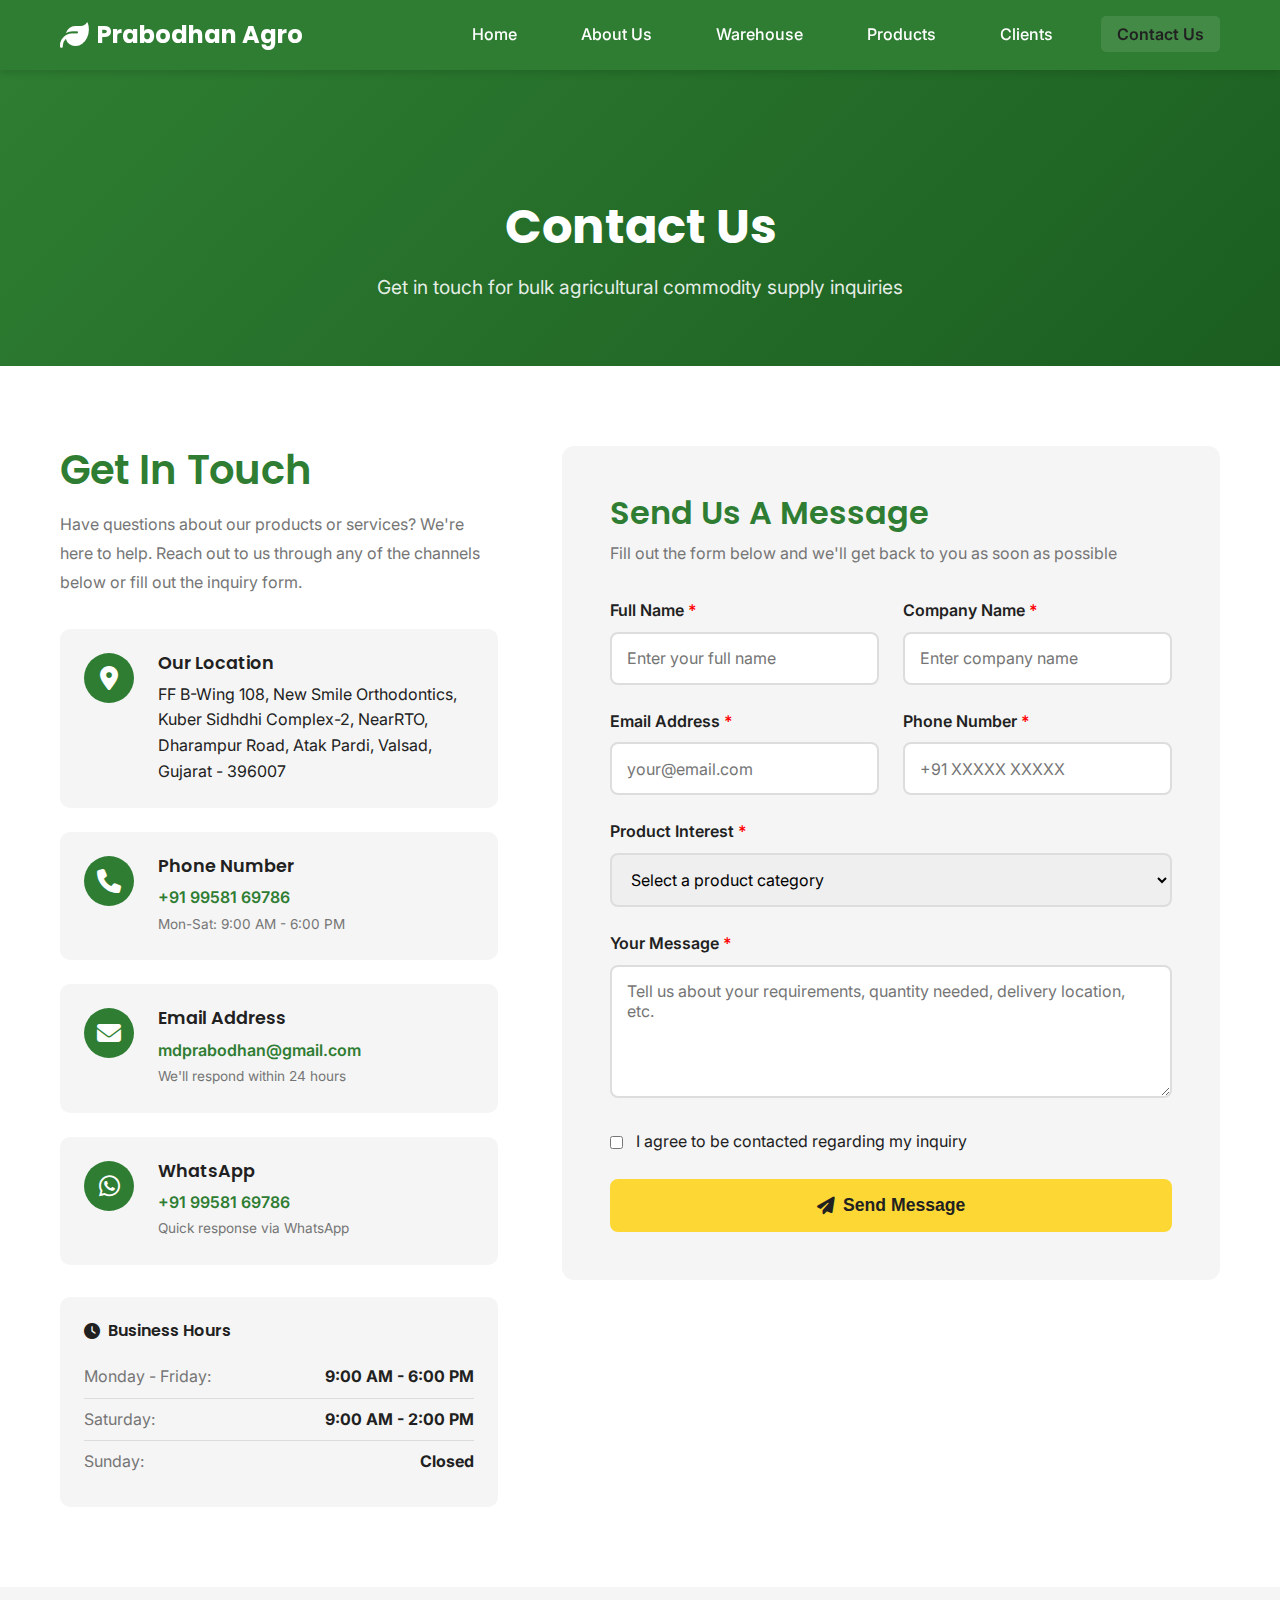
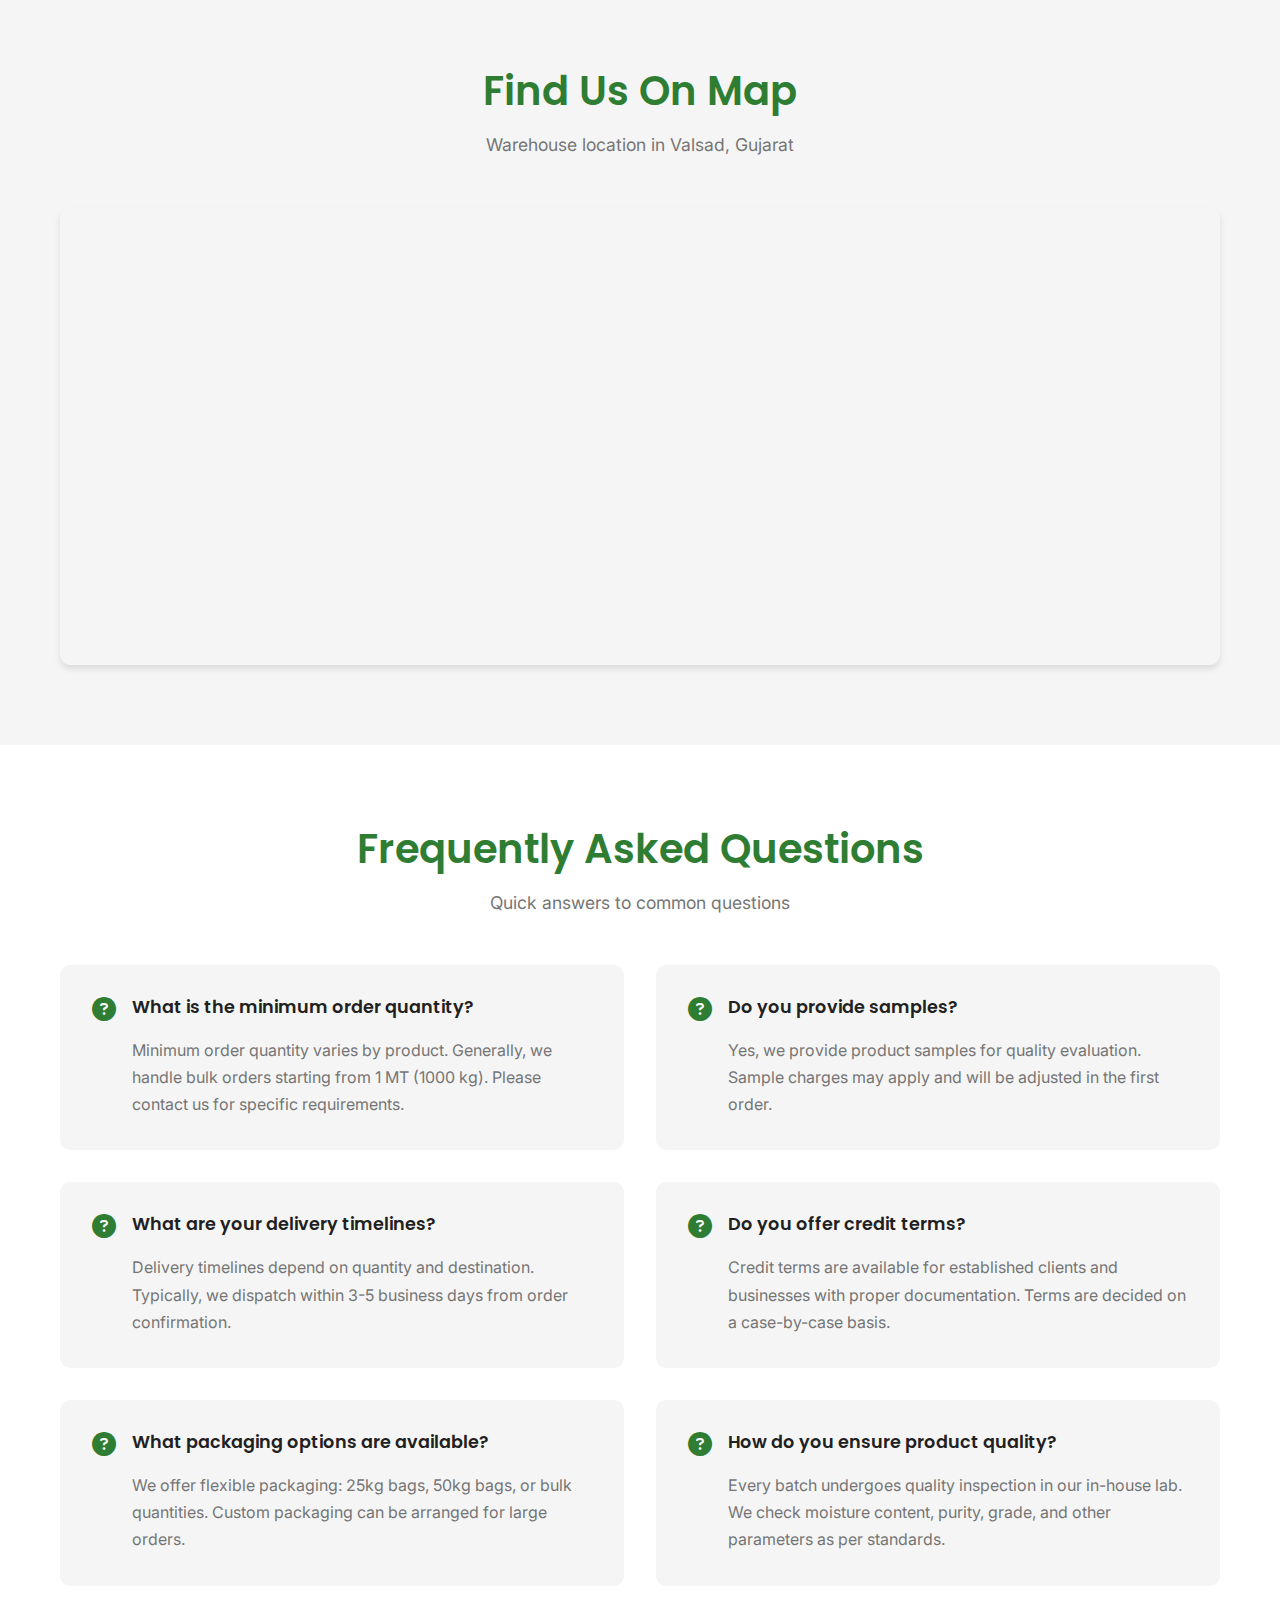
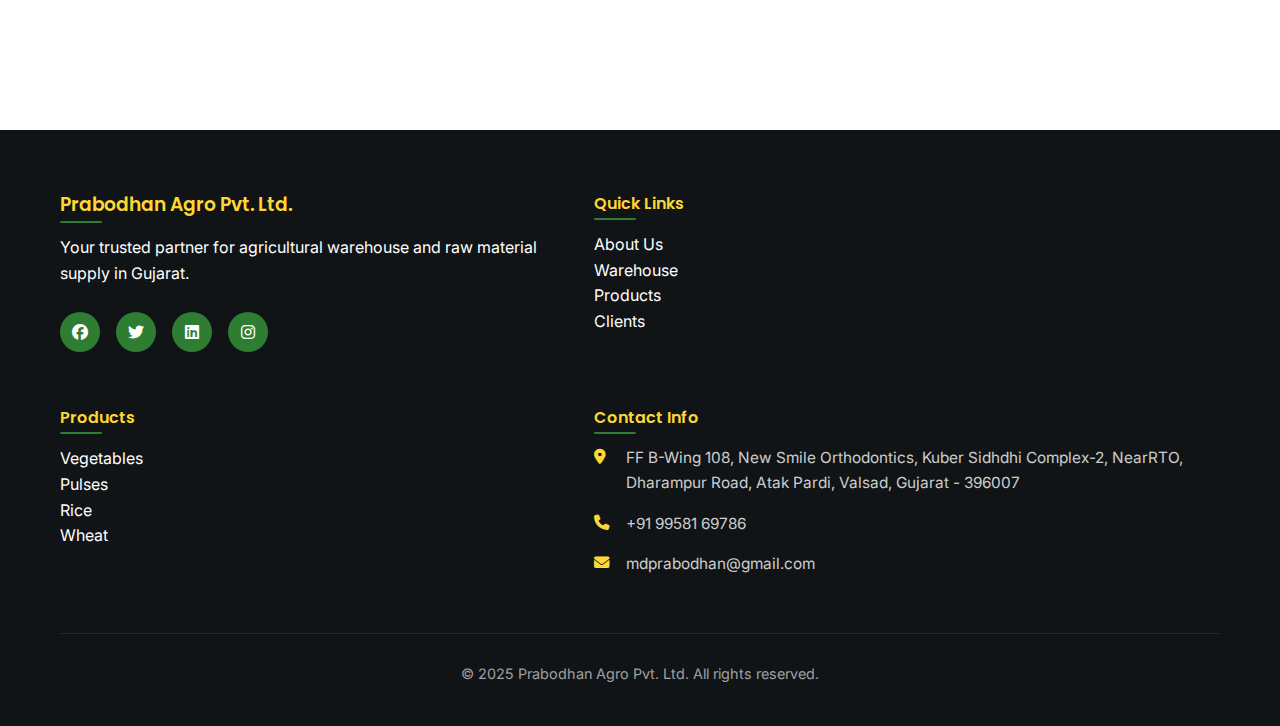
<file: contact.html>
<!DOCTYPE html>
<html lang="en">
<head>
  <meta charset="UTF-8">
  <meta name="viewport" content="width=device-width, initial-scale=1.0">
  <meta name="description" content="Contact Prabodhan Agro Pvt. Ltd. - Get in touch for bulk agricultural commodity supply">
  <title>Contact Us | Prabodhan Agro Pvt. Ltd.</title>
  
  <link rel="preconnect" href="https://fonts.googleapis.com">
  <link rel="preconnect" href="https://fonts.gstatic.com" crossorigin>
  <link href="https://fonts.googleapis.com/css2?family=Poppins:wght@400;600;700&family=Inter:wght@300;400;500&display=swap" rel="stylesheet">
  <link rel="stylesheet" href="https://cdnjs.cloudflare.com/ajax/libs/font-awesome/6.5.1/css/all.min.css">
  
  <link rel="stylesheet" href="css/style.css">
  <link rel="stylesheet" href="css/responsive.css">
</head>
<body>

  <!-- Navigation Bar -->
  <nav class="navbar" id="navbar">
    <div class="container">
      <div class="nav-wrapper">
        <div class="logo">
          <a href="index.html">
            <i class="fas fa-leaf"></i>
            <span>Prabodhan Agro</span>
          </a>
        </div>

        <ul class="nav-menu" id="navMenu">
          <li><a href="index.html">Home</a></li>
          <li><a href="about.html">About Us</a></li>
          <li><a href="warehouse.html">Warehouse</a></li>
          <li><a href="products.html">Products</a></li>
          <li><a href="clients.html">Clients</a></li>
          <li><a href="contact.html" class="active btn-contact">Contact Us</a></li>
        </ul>

        <div class="hamburger" id="hamburger">
          <span></span>
          <span></span>
          <span></span>
        </div>
      </div>
    </div>
  </nav>

  <!-- Page Header -->
  <section class="page-header">
    <div class="container">
      <h1>Contact Us</h1>
      <p>Get in touch for bulk agricultural commodity supply inquiries</p>
    </div>
  </section>

  <!-- Contact Section -->
  <section class="contact-section">
    <div class="container">
      <div class="contact-wrapper">
        
        <!-- Contact Info Column -->
        <div class="contact-info-column">
          <h2>Get In Touch</h2>
          <p>Have questions about our products or services? We're here to help. Reach out to us through any of the channels below or fill out the inquiry form.</p>

          <div class="contact-info-cards">
            <div class="contact-info-card">
              <div class="info-icon">
                <i class="fas fa-map-marker-alt"></i>
              </div>
              <div class="info-content">
                <h4>Our Location</h4>
                <p>FF B-Wing 108, New Smile Orthodontics, Kuber Sidhdhi Complex-2, NearRTO, Dharampur Road, Atak Pardi, Valsad, Gujarat - 396007</p>
              </div>
            </div>

            <div class="contact-info-card">
              <div class="info-icon">
                <i class="fas fa-phone"></i>
              </div>
              <div class="info-content">
                <h4>Phone Number</h4>
                <p><a href="tel:+919958169786">+91 99581 69786</a></p>
                <small>Mon-Sat: 9:00 AM - 6:00 PM</small>
              </div>
            </div>

            <div class="contact-info-card">
              <div class="info-icon">
                <i class="fas fa-envelope"></i>
              </div>
              <div class="info-content">
                <h4>Email Address</h4>
                <p><a href="mailto:mdprabodhan@gmail.com">mdprabodhan@gmail.com</a></p>
                <small>We'll respond within 24 hours</small>
              </div>
            </div>

            <div class="contact-info-card">
              <div class="info-icon">
                <i class="fab fa-whatsapp"></i>
              </div>
              <div class="info-content">
                <h4>WhatsApp</h4>
                <p><a href="https://wa.me/919958169786" target="_blank">+91 99581 69786</a></p>
                <small>Quick response via WhatsApp</small>
              </div>
            </div>
          </div>

          <div class="business-hours">
            <h4><i class="fas fa-clock"></i> Business Hours</h4>
            <ul>
              <li><span>Monday - Friday:</span> <strong>9:00 AM - 6:00 PM</strong></li>
              <li><span>Saturday:</span> <strong>9:00 AM - 2:00 PM</strong></li>
              <li><span>Sunday:</span> <strong>Closed</strong></li>
            </ul>
          </div>
        </div>

        <!-- Contact Form Column -->
        <div class="contact-form-column">
          <div class="form-wrapper">
            <h2>Send Us A Message</h2>
            <p>Fill out the form below and we'll get back to you as soon as possible</p>

            <form id="contactForm" class="contact-form">
              <div class="form-row">
                <div class="form-group">
                  <label for="fullName">Full Name <span class="required">*</span></label>
                  <input type="text" id="fullName" name="fullName" placeholder="Enter your full name" required>
                </div>

                <div class="form-group">
                  <label for="companyName">Company Name <span class="required">*</span></label>
                  <input type="text" id="companyName" name="companyName" placeholder="Enter company name" required>
                </div>
              </div>

              <div class="form-row">
                <div class="form-group">
                  <label for="email">Email Address <span class="required">*</span></label>
                  <input type="email" id="email" name="email" placeholder="your@email.com" required>
                </div>

                <div class="form-group">
                  <label for="phone">Phone Number <span class="required">*</span></label>
                  <input type="tel" id="phone" name="phone" placeholder="+91 XXXXX XXXXX" required>
                </div>
              </div>

              <div class="form-group">
                <label for="productInterest">Product Interest <span class="required">*</span></label>
                <select id="productInterest" name="productInterest" required>
                  <option value="">Select a product category</option>
                  <option value="vegetables">Vegetables</option>
                  <option value="pulses">Pulses</option>
                  <option value="rice">Rice</option>
                  <option value="wheat">Wheat</option>
                  <option value="multiple">Multiple Products</option>
                  <option value="other">Other</option>
                </select>
              </div>

              <div class="form-group">
                <label for="message">Your Message <span class="required">*</span></label>
                <textarea id="message" name="message" rows="5" placeholder="Tell us about your requirements, quantity needed, delivery location, etc." required></textarea>
              </div>

              <div class="form-group checkbox-group">
                <input type="checkbox" id="terms" name="terms" required>
                <label for="terms">I agree to be contacted regarding my inquiry</label>
              </div>

              <button type="submit" class="btn btn-primary btn-submit">
                <i class="fas fa-paper-plane"></i> Send Message
              </button>

              <div class="form-message" id="formMessage"></div>
            </form>
          </div>
        </div>

      </div>
    </div>
  </section>

  <!-- Map Section -->
  <section class="map-section">
    <div class="container">
      <div class="section-header">
        <h2>Find Us On Map</h2>
        <p>Warehouse location in Valsad, Gujarat</p>
      </div>

      <div class="map-container">
        <iframe 
          src="https://www.google.com/maps/embed?pb=!1m18!1m12!1m3!1d3728.8!2d72.9!3d20.6!2m3!1f0!2f0!3f0!3m2!1i1024!2i768!4f13.1!3m3!1m2!1s0x0%3A0x0!2zMjDCsDM2JzAwLjAiTiA3MsKwNTQnMDAuMCJF!5e0!3m2!1sen!2sin!4v1234567890" 
          width="100%" 
          height="450" 
          style="border:0; border-radius: 10px;" 
          allowfullscreen="" 
          loading="lazy">
        </iframe>
      </div>
    </div>
  </section>

  <!-- FAQ Section -->
  <section class="faq-section">
    <div class="container">
      <div class="section-header">
        <h2>Frequently Asked Questions</h2>
        <p>Quick answers to common questions</p>
      </div>

      <div class="faq-grid">
        <div class="faq-item">
          <div class="faq-question">
            <i class="fas fa-question-circle"></i>
            <h4>What is the minimum order quantity?</h4>
          </div>
          <p>Minimum order quantity varies by product. Generally, we handle bulk orders starting from 1 MT (1000 kg). Please contact us for specific requirements.</p>
        </div>

        <div class="faq-item">
          <div class="faq-question">
            <i class="fas fa-question-circle"></i>
            <h4>Do you provide samples?</h4>
          </div>
          <p>Yes, we provide product samples for quality evaluation. Sample charges may apply and will be adjusted in the first order.</p>
        </div>

        <div class="faq-item">
          <div class="faq-question">
            <i class="fas fa-question-circle"></i>
            <h4>What are your delivery timelines?</h4>
          </div>
          <p>Delivery timelines depend on quantity and destination. Typically, we dispatch within 3-5 business days from order confirmation.</p>
        </div>

        <div class="faq-item">
          <div class="faq-question">
            <i class="fas fa-question-circle"></i>
            <h4>Do you offer credit terms?</h4>
          </div>
          <p>Credit terms are available for established clients and businesses with proper documentation. Terms are decided on a case-by-case basis.</p>
        </div>

        <div class="faq-item">
          <div class="faq-question">
            <i class="fas fa-question-circle"></i>
            <h4>What packaging options are available?</h4>
          </div>
          <p>We offer flexible packaging: 25kg bags, 50kg bags, or bulk quantities. Custom packaging can be arranged for large orders.</p>
        </div>

        <div class="faq-item">
          <div class="faq-question">
            <i class="fas fa-question-circle"></i>
            <h4>How do you ensure product quality?</h4>
          </div>
          <p>Every batch undergoes quality inspection in our in-house lab. We check moisture content, purity, grade, and other parameters as per standards.</p>
        </div>
      </div>
    </div>
  </section>

  <!-- Footer -->
  <footer class="footer">
    <div class="container">
      <div class="footer-content">
        <div class="footer-col">
          <h3>Prabodhan Agro Pvt. Ltd.</h3>
          <p>Your trusted partner for agricultural warehouse and raw material supply in Gujarat.</p>
          <div class="footer-social">
            <a href="#"><i class="fab fa-facebook"></i></a>
            <a href="#"><i class="fab fa-twitter"></i></a>
            <a href="#"><i class="fab fa-linkedin"></i></a>
            <a href="#"><i class="fab fa-instagram"></i></a>
          </div>
        </div>

        <div class="footer-col">
  <h4>Quick Links</h4>
  <ul class="footer-links-row">
    <li><a href="about.html">About Us</a></li>
    <li><a href="warehouse.html">Warehouse</a></li>
    <li><a href="products.html">Products</a></li>
    <li><a href="clients.html">Clients</a></li>
  </ul>
</div>

<div class="footer-col">
  <h4>Products</h4>
  <ul class="footer-links-row">
    <li><a href="products.html#vegetables">Vegetables</a></li>
    <li><a href="products.html#pulses">Pulses</a></li>
    <li><a href="products.html#rice">Rice</a></li>
    <li><a href="products.html#wheat">Wheat</a></li>
  </ul>
</div>


        <div class="footer-col">
          <h4>Contact Info</h4>
          <ul class="footer-contact">
            <li><i class="fas fa-map-marker-alt"></i> FF B-Wing 108, New Smile Orthodontics, Kuber Sidhdhi Complex-2, NearRTO, Dharampur Road, Atak Pardi, Valsad, Gujarat - 396007</li>
            <li><i class="fas fa-phone"></i> +91 99581 69786</li>
            <li><i class="fas fa-envelope"></i> mdprabodhan@gmail.com</li>
          </ul>
        </div>
      </div>

      <div class="footer-bottom">
        <p>&copy; 2025 Prabodhan Agro Pvt. Ltd. All rights reserved.</p>
      </div>
    </div>
  </footer>

  <script src="js/script.js"></script>
</body>
</html>
</file>
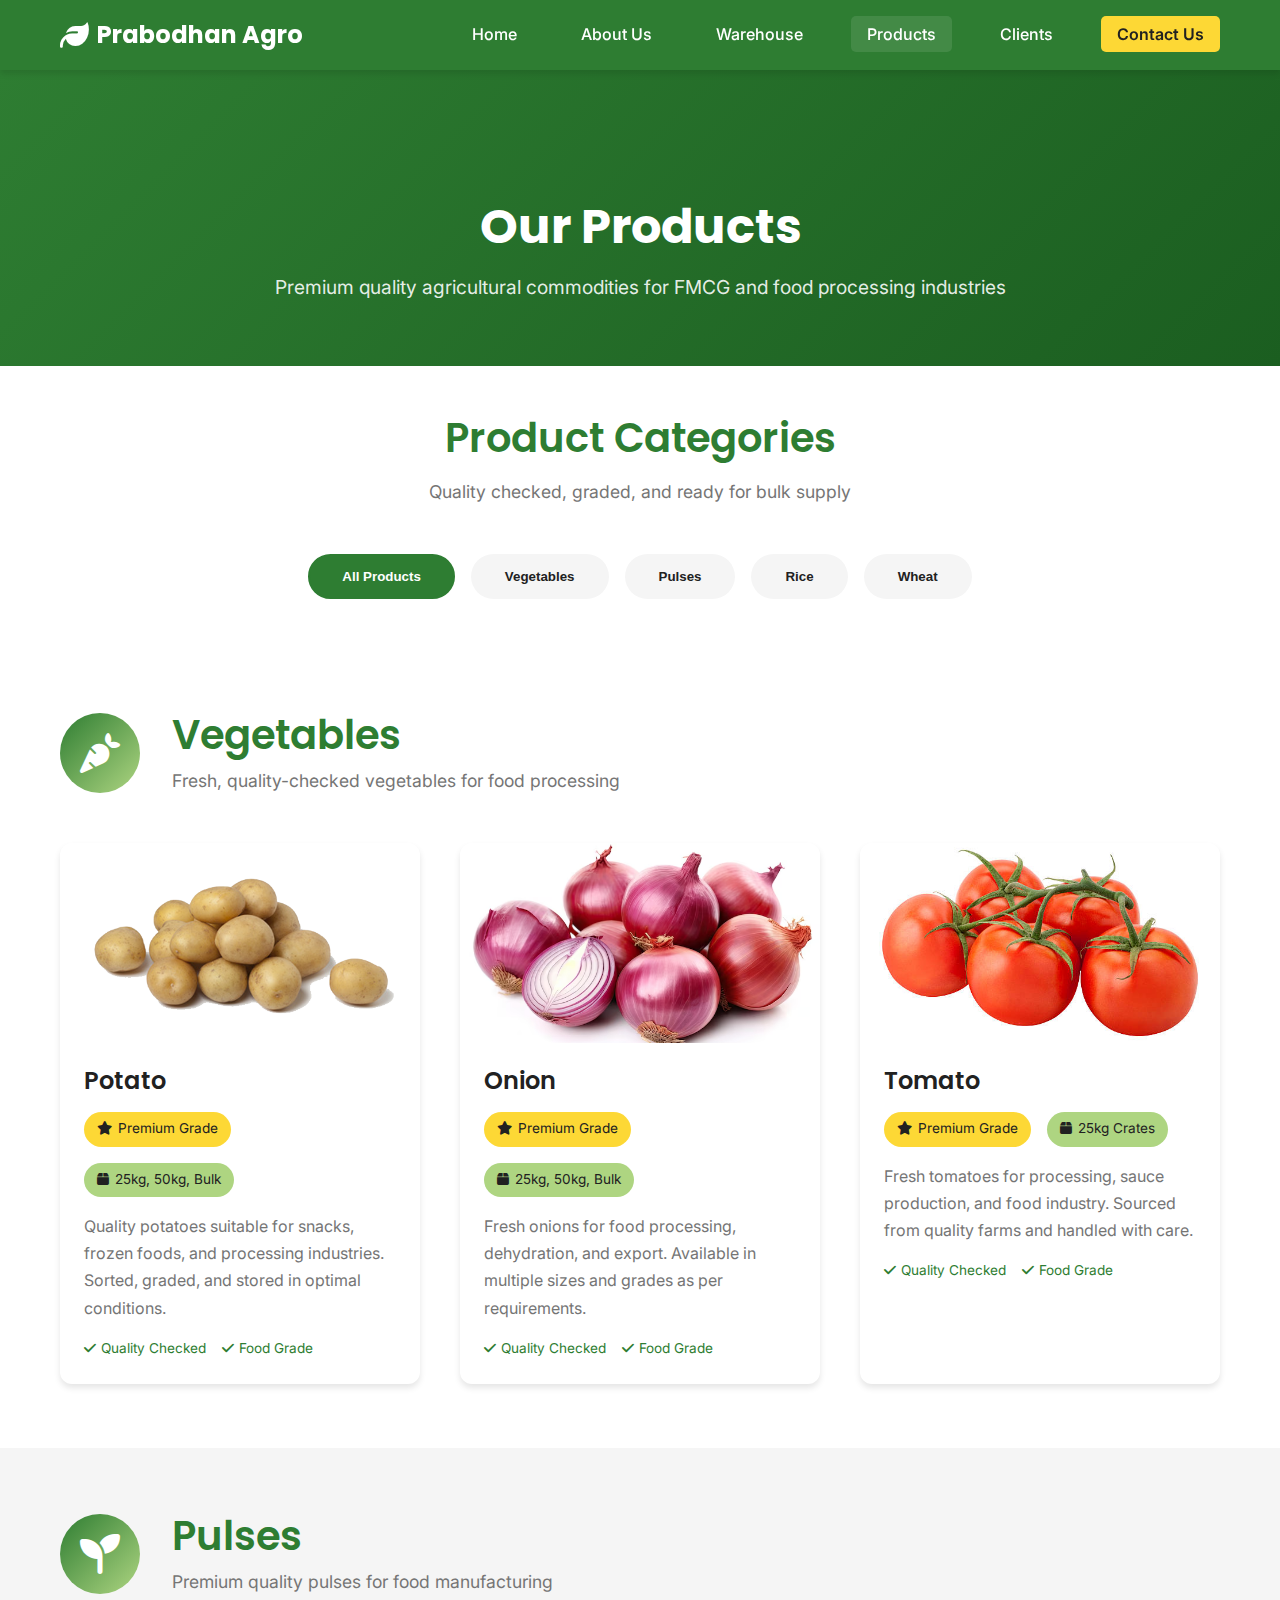
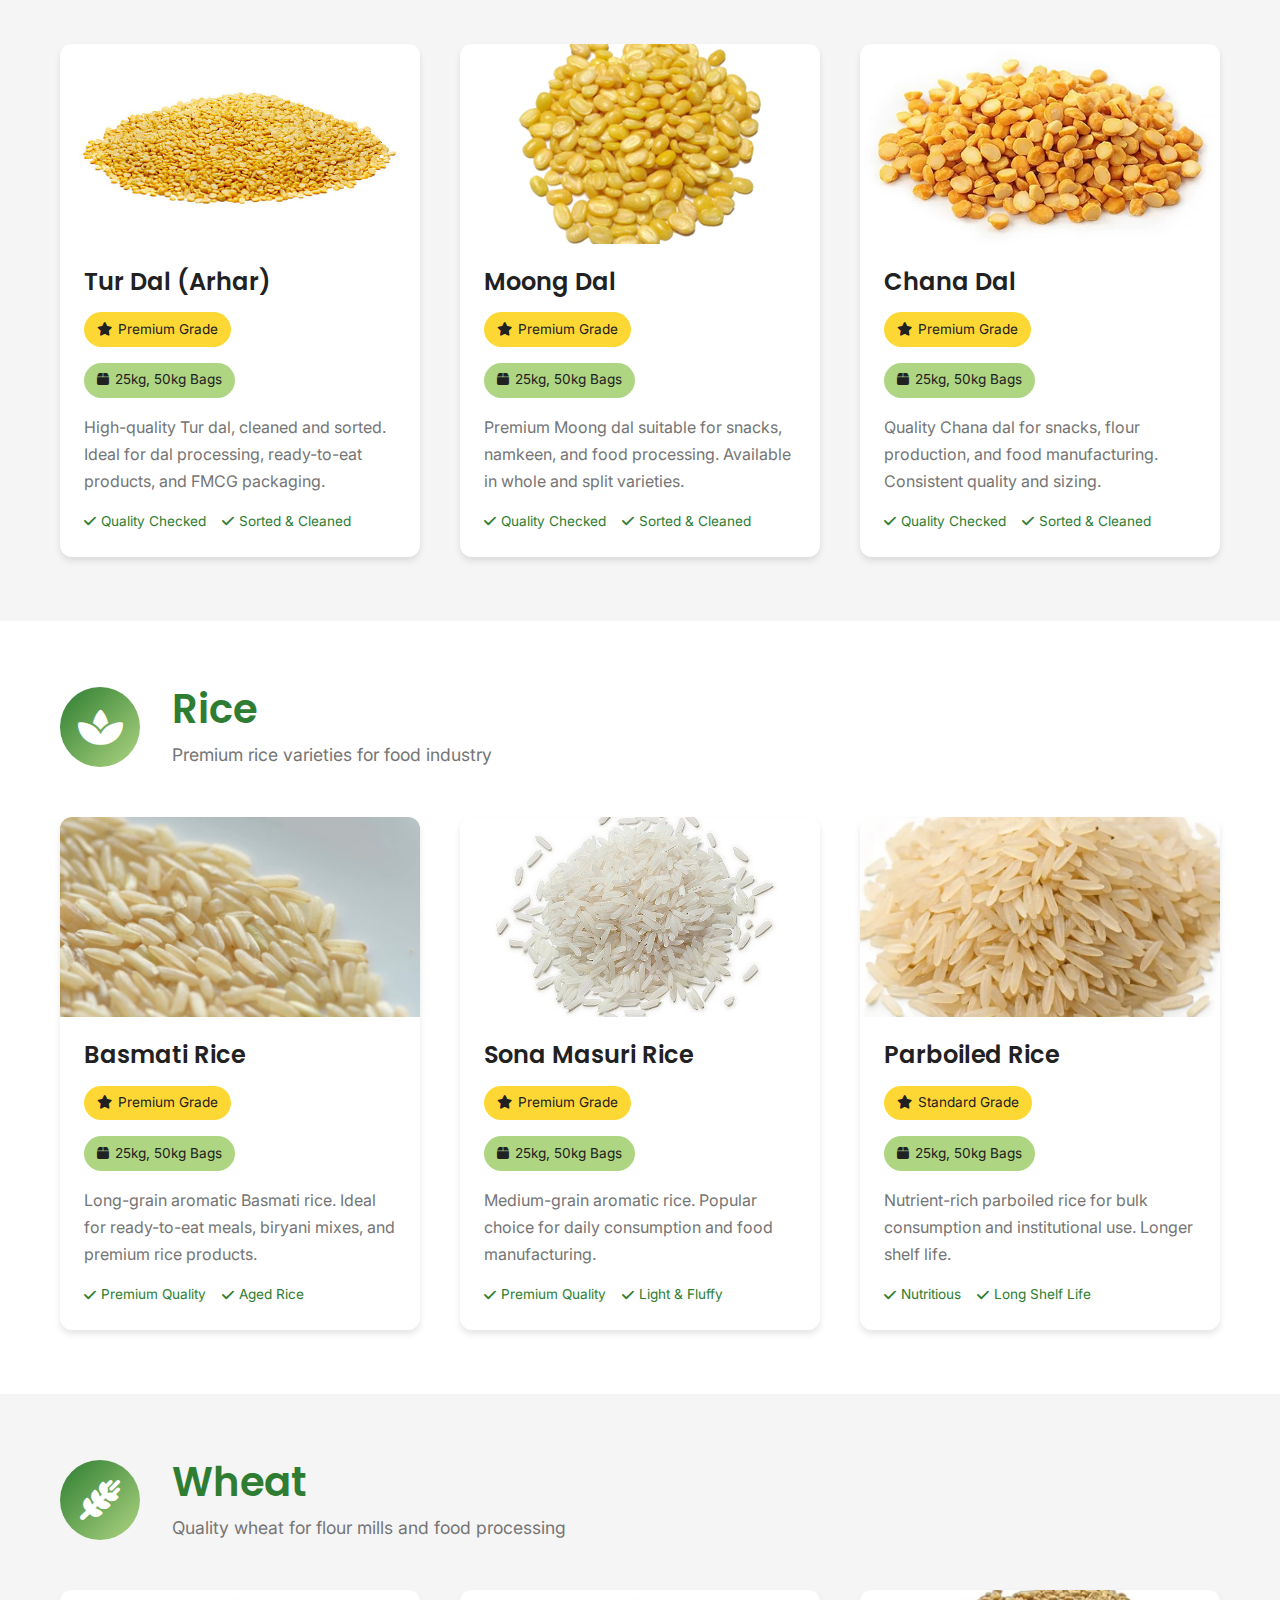
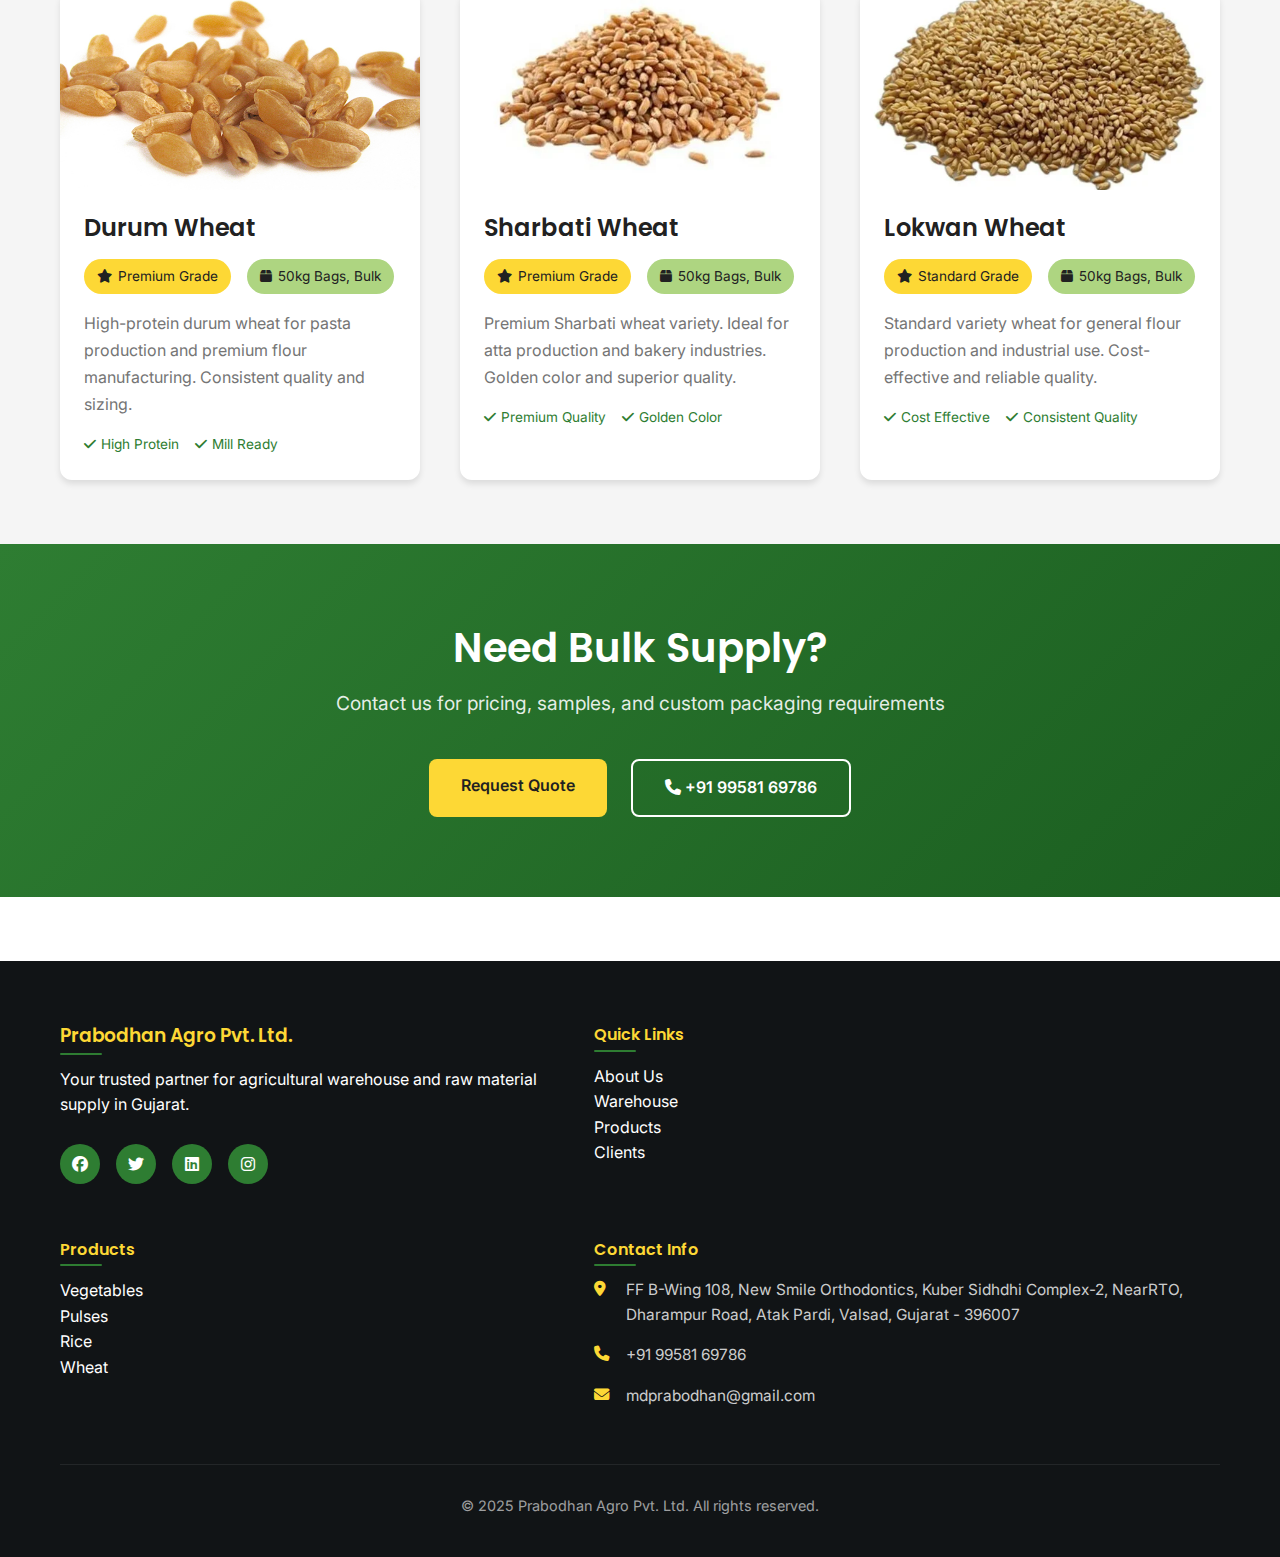
<file: products.html>
<!DOCTYPE html>
<html lang="en">
<head>
  <meta charset="UTF-8">
  <meta name="viewport" content="width=device-width, initial-scale=1.0">
  <meta name="description" content="Prabodhan Agro Products - Vegetables, Pulses, Rice, Wheat - Premium quality agricultural commodities">
  <title>Products | Prabodhan Agro Pvt. Ltd.</title>
  
  <link rel="preconnect" href="https://fonts.googleapis.com">
  <link rel="preconnect" href="https://fonts.gstatic.com" crossorigin>
  <link href="https://fonts.googleapis.com/css2?family=Poppins:wght@400;600;700&family=Inter:wght@300;400;500&display=swap" rel="stylesheet">
  <link rel="stylesheet" href="https://cdnjs.cloudflare.com/ajax/libs/font-awesome/6.5.1/css/all.min.css">
  
  <link rel="stylesheet" href="css/style.css">
  <link rel="stylesheet" href="css/responsive.css">
</head>
<body>

  <!-- Navigation Bar -->
  <nav class="navbar" id="navbar">
    <div class="container">
      <div class="nav-wrapper">
        <div class="logo">
          <a href="index.html">
            <i class="fas fa-leaf"></i>
            <span>Prabodhan Agro</span>
          </a>
        </div>

        <ul class="nav-menu" id="navMenu">
          <li><a href="index.html">Home</a></li>
          <li><a href="about.html">About Us</a></li>
          <li><a href="warehouse.html">Warehouse</a></li>
          <li><a href="products.html" class="active">Products</a></li>
          <li><a href="clients.html">Clients</a></li>
          <li><a href="contact.html" class="btn-contact">Contact Us</a></li>
        </ul>

        <div class="hamburger" id="hamburger">
          <span></span>
          <span></span>
          <span></span>
        </div>
      </div>
    </div>
  </nav>

  <!-- Page Header -->
  <section class="page-header">
    <div class="container">
      <h1>Our Products</h1>
      <p>Premium quality agricultural commodities for FMCG and food processing industries</p>
    </div>
  </section>

  <!-- Products Overview -->
  <section class="products-overview">
    <div class="container">
      <div class="section-header">
        <h2>Product Categories</h2>
        <p>Quality checked, graded, and ready for bulk supply</p>
      </div>

      <div class="category-filter">
        <button class="filter-btn active" data-category="all">All Products</button>
        <button class="filter-btn" data-category="vegetables">Vegetables</button>
        <button class="filter-btn" data-category="pulses">Pulses</button>
        <button class="filter-btn" data-category="rice">Rice</button>
        <button class="filter-btn" data-category="wheat">Wheat</button>
      </div>
    </div>
  </section>

  <!-- Vegetables Section -->
  <section class="product-category" id="vegetables" data-category="vegetables">
    <div class="container">
      <div class="category-header">
        <div class="category-icon">
          <i class="fas fa-carrot"></i>
        </div>
        <div>
          <h2>Vegetables</h2>
          <p>Fresh, quality-checked vegetables for food processing</p>
        </div>
      </div>

      <div class="products-grid">
        <div class="product-card">
          <div class="product-image">
            <img src="images/products/vegetables/potato.jpg" alt="Potato" onerror="this.src='https://via.placeholder.com/300x200/2E7D32/FFFFFF?text=Potato'">
          </div>
          <div class="product-info">
            <h3>Potato</h3>
            <div class="product-meta">
              <span class="grade"><i class="fas fa-star"></i> Premium Grade</span>
              <span class="packaging"><i class="fas fa-box"></i> 25kg, 50kg, Bulk</span>
            </div>
            <p>Quality potatoes suitable for snacks, frozen foods, and processing industries. Sorted, graded, and stored in optimal conditions.</p>
            <div class="product-features">
              <span><i class="fas fa-check"></i> Quality Checked</span>
              <span><i class="fas fa-check"></i> Food Grade</span>
            </div>
          </div>
        </div>

        <div class="product-card">
          <div class="product-image">
            <img src="images/products/vegetables/onion.jpg" alt="Onion" onerror="this.src='https://via.placeholder.com/300x200/2E7D32/FFFFFF?text=Onion'">
          </div>
          <div class="product-info">
            <h3>Onion</h3>
            <div class="product-meta">
              <span class="grade"><i class="fas fa-star"></i> Premium Grade</span>
              <span class="packaging"><i class="fas fa-box"></i> 25kg, 50kg, Bulk</span>
            </div>
            <p>Fresh onions for food processing, dehydration, and export. Available in multiple sizes and grades as per requirements.</p>
            <div class="product-features">
              <span><i class="fas fa-check"></i> Quality Checked</span>
              <span><i class="fas fa-check"></i> Food Grade</span>
            </div>
          </div>
        </div>

        <div class="product-card">
          <div class="product-image">
            <img src="images/products/vegetables/tomato.jpg" alt="Tomato" onerror="this.src='https://via.placeholder.com/300x200/2E7D32/FFFFFF?text=Tomato'">
          </div>
          <div class="product-info">
            <h3>Tomato</h3>
            <div class="product-meta">
              <span class="grade"><i class="fas fa-star"></i> Premium Grade</span>
              <span class="packaging"><i class="fas fa-box"></i> 25kg Crates</span>
            </div>
            <p>Fresh tomatoes for processing, sauce production, and food industry. Sourced from quality farms and handled with care.</p>
            <div class="product-features">
              <span><i class="fas fa-check"></i> Quality Checked</span>
              <span><i class="fas fa-check"></i> Food Grade</span>
            </div>
          </div>
        </div>
      </div>
    </div>
  </section>

  <!-- Pulses Section -->
  <section class="product-category" id="pulses" data-category="pulses">
    <div class="container">
      <div class="category-header">
        <div class="category-icon">
          <i class="fas fa-seedling"></i>
        </div>
        <div>
          <h2>Pulses</h2>
          <p>Premium quality pulses for food manufacturing</p>
        </div>
      </div>

      <div class="products-grid">
        <div class="product-card">
          <div class="product-image">
            <img src="images/products/pulses/tur-dal.jpg" alt="Tur Dal" onerror="this.src='https://via.placeholder.com/300x200/2E7D32/FFFFFF?text=Tur+Dal'">
          </div>
          <div class="product-info">
            <h3>Tur Dal (Arhar)</h3>
            <div class="product-meta">
              <span class="grade"><i class="fas fa-star"></i> Premium Grade</span>
              <span class="packaging"><i class="fas fa-box"></i> 25kg, 50kg Bags</span>
            </div>
            <p>High-quality Tur dal, cleaned and sorted. Ideal for dal processing, ready-to-eat products, and FMCG packaging.</p>
            <div class="product-features">
              <span><i class="fas fa-check"></i> Quality Checked</span>
              <span><i class="fas fa-check"></i> Sorted & Cleaned</span>
            </div>
          </div>
        </div>

        <div class="product-card">
          <div class="product-image">
            <img src="images/products/pulses/moong-dal.jpg" alt="Moong Dal" onerror="this.src='https://via.placeholder.com/300x200/2E7D32/FFFFFF?text=Moong+Dal'">
          </div>
          <div class="product-info">
            <h3>Moong Dal</h3>
            <div class="product-meta">
              <span class="grade"><i class="fas fa-star"></i> Premium Grade</span>
              <span class="packaging"><i class="fas fa-box"></i> 25kg, 50kg Bags</span>
            </div>
            <p>Premium Moong dal suitable for snacks, namkeen, and food processing. Available in whole and split varieties.</p>
            <div class="product-features">
              <span><i class="fas fa-check"></i> Quality Checked</span>
              <span><i class="fas fa-check"></i> Sorted & Cleaned</span>
            </div>
          </div>
        </div>

        <div class="product-card">
          <div class="product-image">
            <img src="images/products/pulses/chana-dal.jpg" alt="Chana Dal" onerror="this.src='https://via.placeholder.com/300x200/2E7D32/FFFFFF?text=Chana+Dal'">
          </div>
          <div class="product-info">
            <h3>Chana Dal</h3>
            <div class="product-meta">
              <span class="grade"><i class="fas fa-star"></i> Premium Grade</span>
              <span class="packaging"><i class="fas fa-box"></i> 25kg, 50kg Bags</span>
            </div>
            <p>Quality Chana dal for snacks, flour production, and food manufacturing. Consistent quality and sizing.</p>
            <div class="product-features">
              <span><i class="fas fa-check"></i> Quality Checked</span>
              <span><i class="fas fa-check"></i> Sorted & Cleaned</span>
            </div>
          </div>
        </div>
      </div>
    </div>
  </section>

  <!-- Rice Section -->
  <section class="product-category" id="rice" data-category="rice">
    <div class="container">
      <div class="category-header">
        <div class="category-icon">
          <i class="fas fa-spa"></i>
        </div>
        <div>
          <h2>Rice</h2>
          <p>Premium rice varieties for food industry</p>
        </div>
      </div>

      <div class="products-grid">
        <div class="product-card">
          <div class="product-image">
            <img src="images/products/rice/basmati.jpg" alt="Basmati Rice" onerror="this.src='https://via.placeholder.com/300x200/2E7D32/FFFFFF?text=Basmati+Rice'">
          </div>
          <div class="product-info">
            <h3>Basmati Rice</h3>
            <div class="product-meta">
              <span class="grade"><i class="fas fa-star"></i> Premium Grade</span>
              <span class="packaging"><i class="fas fa-box"></i> 25kg, 50kg Bags</span>
            </div>
            <p>Long-grain aromatic Basmati rice. Ideal for ready-to-eat meals, biryani mixes, and premium rice products.</p>
            <div class="product-features">
              <span><i class="fas fa-check"></i> Premium Quality</span>
              <span><i class="fas fa-check"></i> Aged Rice</span>
            </div>
          </div>
        </div>

        <div class="product-card">
          <div class="product-image">
            <img src="images/products/rice/sona-masuri.jpg" alt="Sona Masuri Rice" onerror="this.src='https://via.placeholder.com/300x200/2E7D32/FFFFFF?text=Sona+Masuri'">
          </div>
          <div class="product-info">
            <h3>Sona Masuri Rice</h3>
            <div class="product-meta">
              <span class="grade"><i class="fas fa-star"></i> Premium Grade</span>
              <span class="packaging"><i class="fas fa-box"></i> 25kg, 50kg Bags</span>
            </div>
            <p>Medium-grain aromatic rice. Popular choice for daily consumption and food manufacturing.</p>
            <div class="product-features">
              <span><i class="fas fa-check"></i> Premium Quality</span>
              <span><i class="fas fa-check"></i> Light & Fluffy</span>
            </div>
          </div>
        </div>

        <div class="product-card">
          <div class="product-image">
            <img src="images/products/rice/parboiled.jpg" alt="Parboiled Rice" onerror="this.src='https://via.placeholder.com/300x200/2E7D32/FFFFFF?text=Parboiled+Rice'">
          </div>
          <div class="product-info">
            <h3>Parboiled Rice</h3>
            <div class="product-meta">
              <span class="grade"><i class="fas fa-star"></i> Standard Grade</span>
              <span class="packaging"><i class="fas fa-box"></i> 25kg, 50kg Bags</span>
            </div>
            <p>Nutrient-rich parboiled rice for bulk consumption and institutional use. Longer shelf life.</p>
            <div class="product-features">
              <span><i class="fas fa-check"></i> Nutritious</span>
              <span><i class="fas fa-check"></i> Long Shelf Life</span>
            </div>
          </div>
        </div>
      </div>
    </div>
  </section>

  <!-- Wheat Section -->
  <section class="product-category" id="wheat" data-category="wheat">
    <div class="container">
      <div class="category-header">
        <div class="category-icon">
          <i class="fas fa-wheat-awn"></i>
        </div>
        <div>
          <h2>Wheat</h2>
          <p>Quality wheat for flour mills and food processing</p>
        </div>
      </div>

      <div class="products-grid">
        <div class="product-card">
          <div class="product-image">
            <img src="images/products/wheat/durum.jpg" alt="Durum Wheat" onerror="this.src='https://via.placeholder.com/300x200/2E7D32/FFFFFF?text=Durum+Wheat'">
          </div>
          <div class="product-info">
            <h3>Durum Wheat</h3>
            <div class="product-meta">
              <span class="grade"><i class="fas fa-star"></i> Premium Grade</span>
              <span class="packaging"><i class="fas fa-box"></i> 50kg Bags, Bulk</span>
            </div>
            <p>High-protein durum wheat for pasta production and premium flour manufacturing. Consistent quality and sizing.</p>
            <div class="product-features">
              <span><i class="fas fa-check"></i> High Protein</span>
              <span><i class="fas fa-check"></i> Mill Ready</span>
            </div>
          </div>
        </div>

        <div class="product-card">
          <div class="product-image">
            <img src="images/products/wheat/sharbati.jpg" alt="Sharbati Wheat" onerror="this.src='https://via.placeholder.com/300x200/2E7D32/FFFFFF?text=Sharbati+Wheat'">
          </div>
          <div class="product-info">
            <h3>Sharbati Wheat</h3>
            <div class="product-meta">
              <span class="grade"><i class="fas fa-star"></i> Premium Grade</span>
              <span class="packaging"><i class="fas fa-box"></i> 50kg Bags, Bulk</span>
            </div>
            <p>Premium Sharbati wheat variety. Ideal for atta production and bakery industries. Golden color and superior quality.</p>
            <div class="product-features">
              <span><i class="fas fa-check"></i> Premium Quality</span>
              <span><i class="fas fa-check"></i> Golden Color</span>
            </div>
          </div>
        </div>

        <div class="product-card">
          <div class="product-image">
            <img src="images/products/wheat/lokwan.jpg" alt="Lokwan Wheat" onerror="this.src='https://via.placeholder.com/300x200/2E7D32/FFFFFF?text=Lokwan+Wheat'">
          </div>
          <div class="product-info">
            <h3>Lokwan Wheat</h3>
            <div class="product-meta">
              <span class="grade"><i class="fas fa-star"></i> Standard Grade</span>
              <span class="packaging"><i class="fas fa-box"></i> 50kg Bags, Bulk</span>
            </div>
            <p>Standard variety wheat for general flour production and industrial use. Cost-effective and reliable quality.</p>
            <div class="product-features">
              <span><i class="fas fa-check"></i> Cost Effective</span>
              <span><i class="fas fa-check"></i> Consistent Quality</span>
            </div>
          </div>
        </div>
      </div>
    </div>
  </section>

  <!-- CTA Section -->
  <section class="cta-section">
    <div class="container">
      <h2>Need Bulk Supply?</h2>
      <p>Contact us for pricing, samples, and custom packaging requirements</p>
      <div class="cta-buttons">
        <a href="contact.html" class="btn btn-primary">Request Quote</a>
        <a href="tel:+919958169786" class="btn btn-secondary"><i class="fas fa-phone"></i> +91 99581 69786</a>
      </div>
    </div>
  </section>

  <!-- Footer -->
  <footer class="footer">
    <div class="container">
      <div class="footer-content">
        <div class="footer-col">
          <h3>Prabodhan Agro Pvt. Ltd.</h3>
          <p>Your trusted partner for agricultural warehouse and raw material supply in Gujarat.</p>
          <div class="footer-social">
            <a href="#"><i class="fab fa-facebook"></i></a>
            <a href="#"><i class="fab fa-twitter"></i></a>
            <a href="#"><i class="fab fa-linkedin"></i></a>
            <a href="#"><i class="fab fa-instagram"></i></a>
          </div>
        </div>

        <div class="footer-col">
          <h4>Quick Links</h4>
          <ul>
            <li><a href="about.html">About Us</a></li>
            <li><a href="warehouse.html">Warehouse</a></li>
            <li><a href="products.html">Products</a></li>
            <li><a href="clients.html">Clients</a></li>
          </ul>
        </div>

        <div class="footer-col">
          <h4>Products</h4>
          <ul>
            <li><a href="products.html#vegetables">Vegetables</a></li>
            <li><a href="products.html#pulses">Pulses</a></li>
            <li><a href="products.html#rice">Rice</a></li>
            <li><a href="products.html#wheat">Wheat</a></li>
          </ul>
        </div>

        <div class="footer-col">
          <h4>Contact Info</h4>
          <ul class="footer-contact">
            <li><i class="fas fa-map-marker-alt"></i> FF B-Wing 108, New Smile Orthodontics, Kuber Sidhdhi Complex-2, NearRTO, Dharampur Road, Atak Pardi, Valsad, Gujarat - 396007</li>
            <li><i class="fas fa-phone"></i> +91 99581 69786</li>
            <li><i class="fas fa-envelope"></i> mdprabodhan@gmail.com</li>
          </ul>
        </div>
      </div>

      <div class="footer-bottom">
        <p>&copy; 2025 Prabodhan Agro Pvt. Ltd. All rights reserved.</p>
      </div>
    </div>
  </footer>

  <script src="js/script.js"></script>
  <script src="js/products-filter.js"></script>
</body>
</html>
</file>
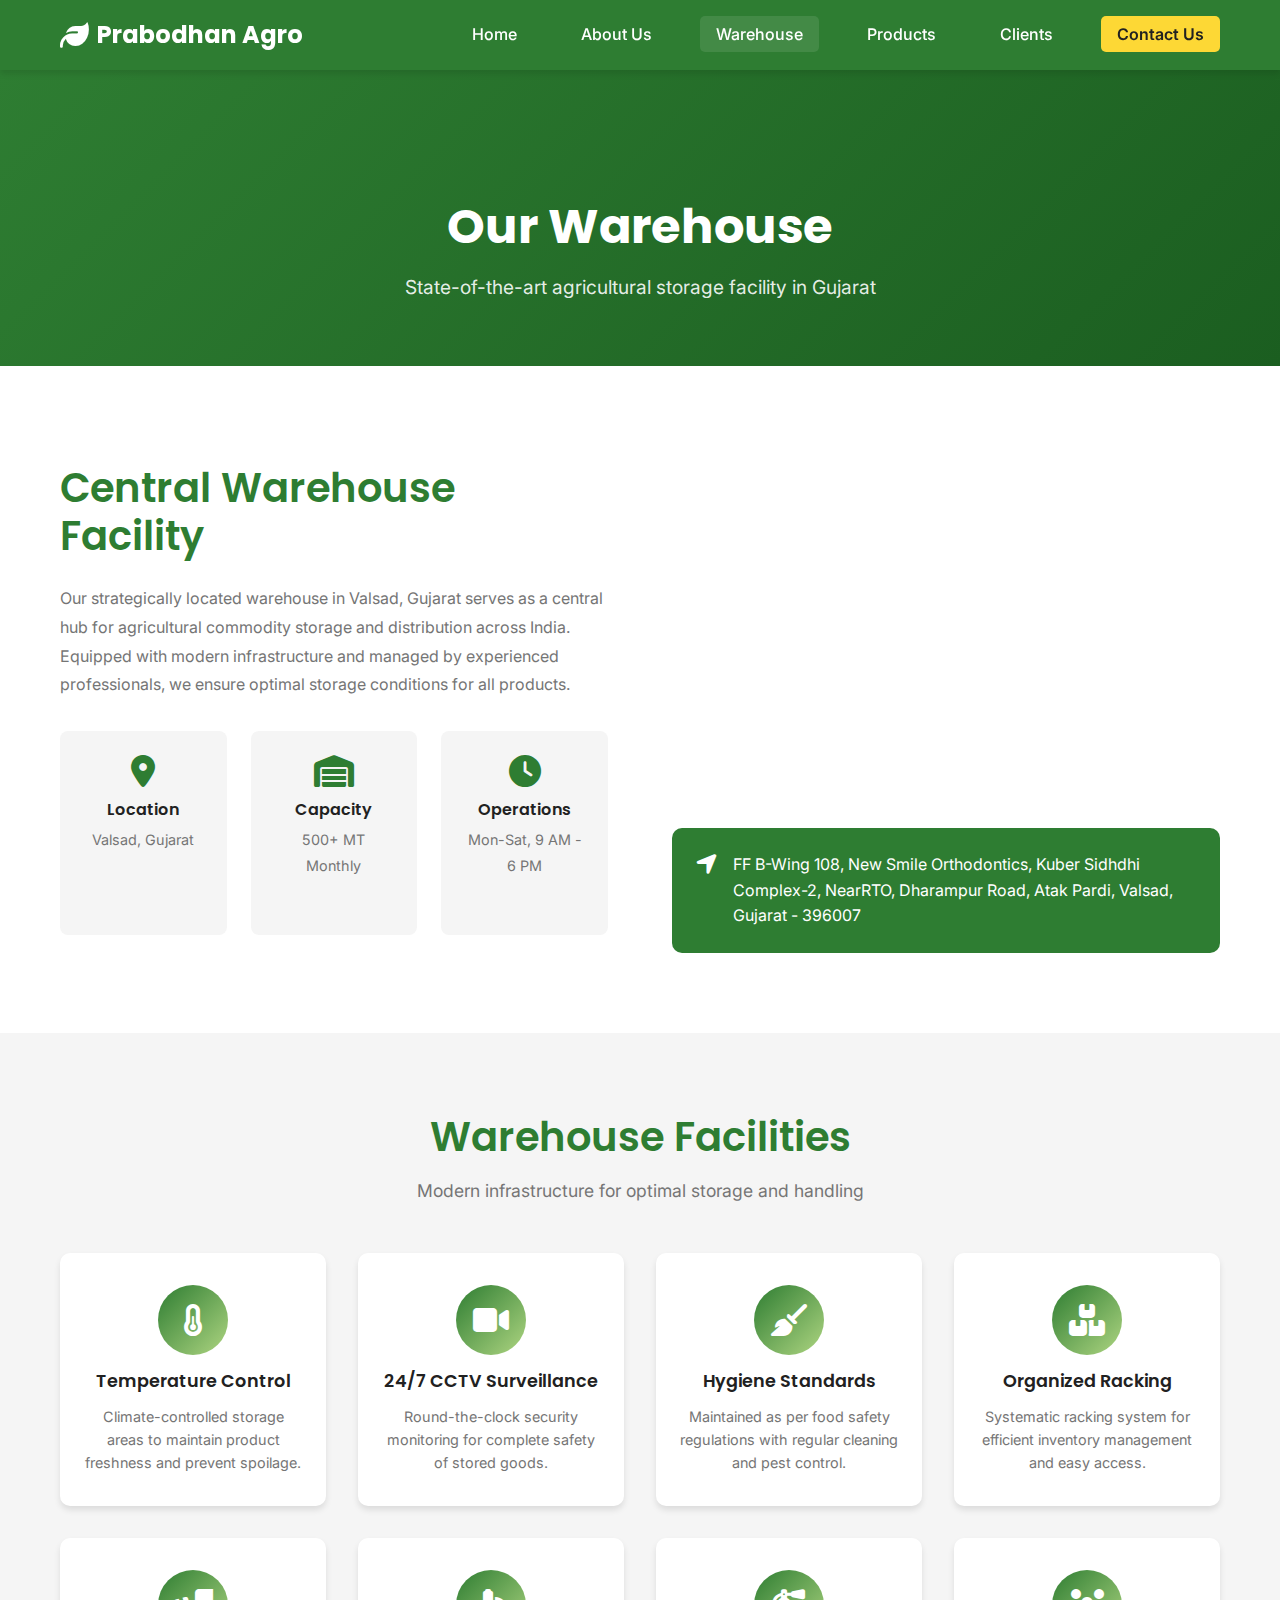
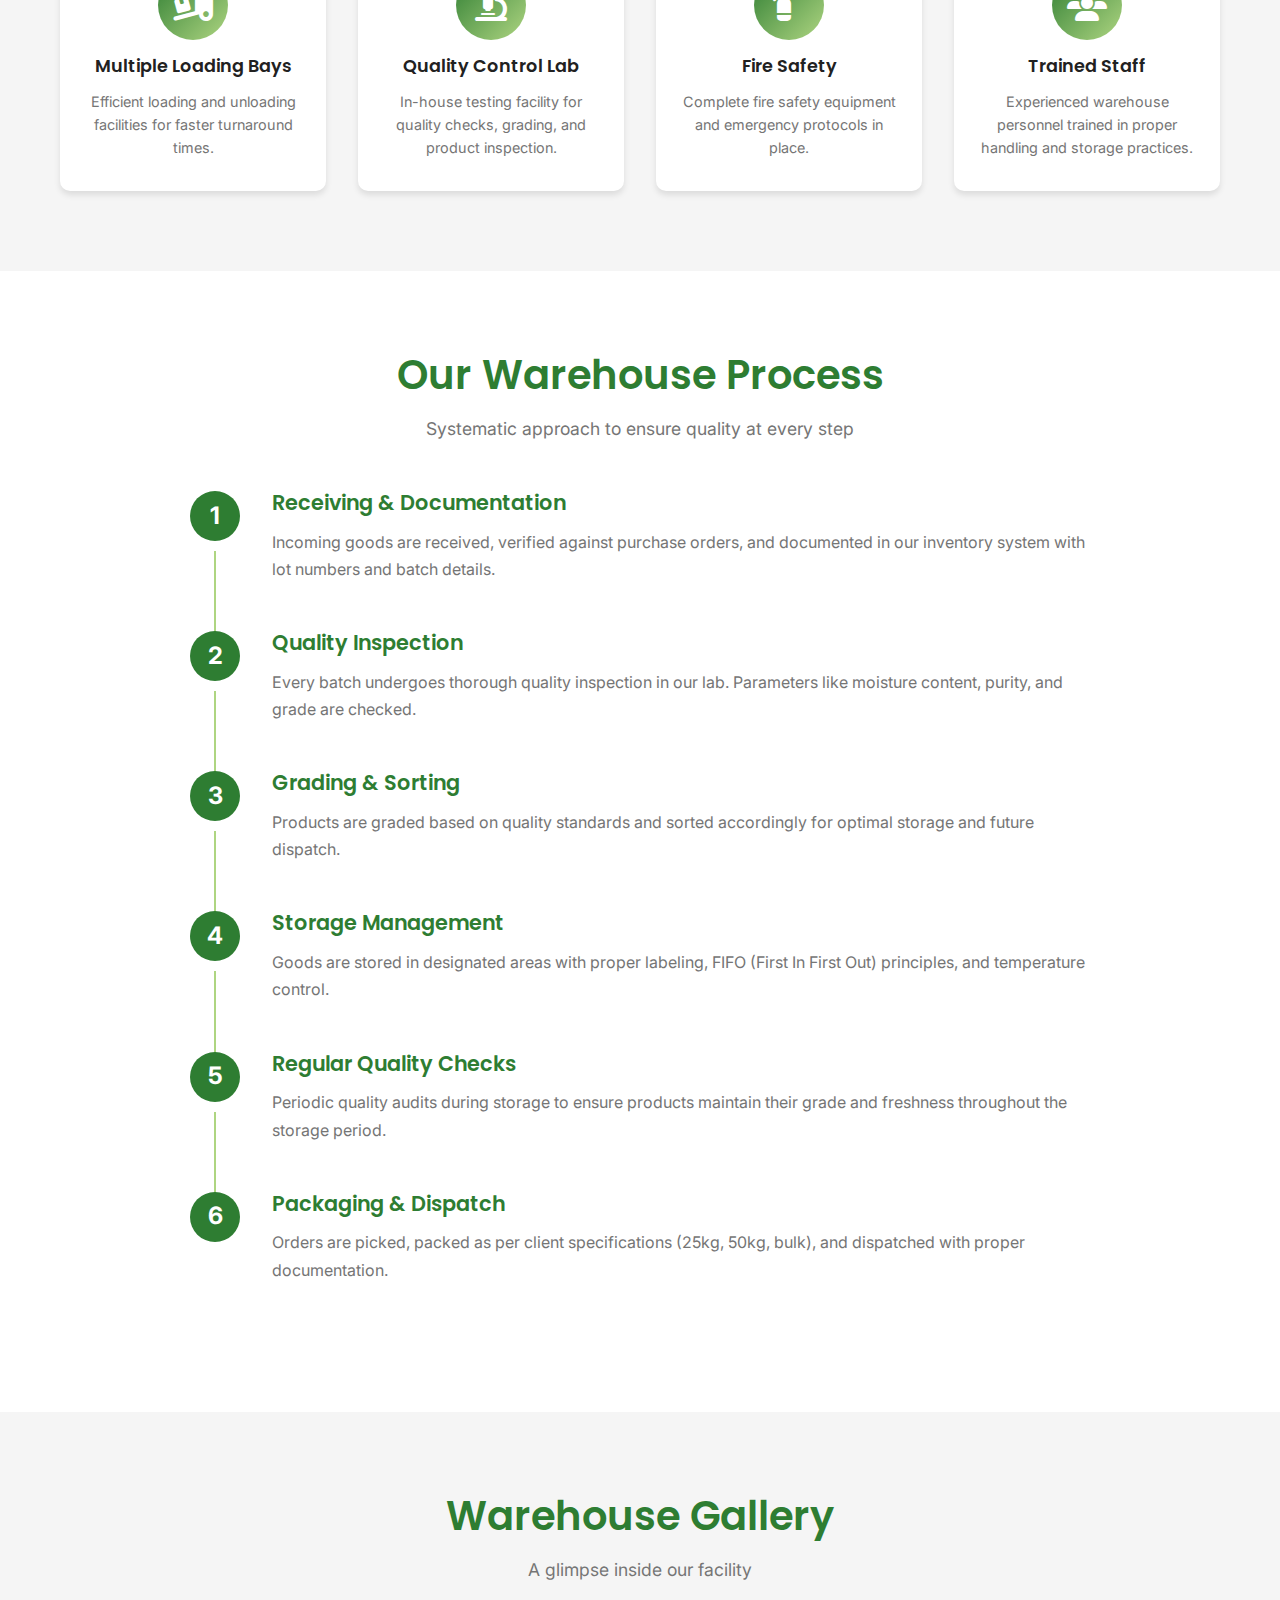
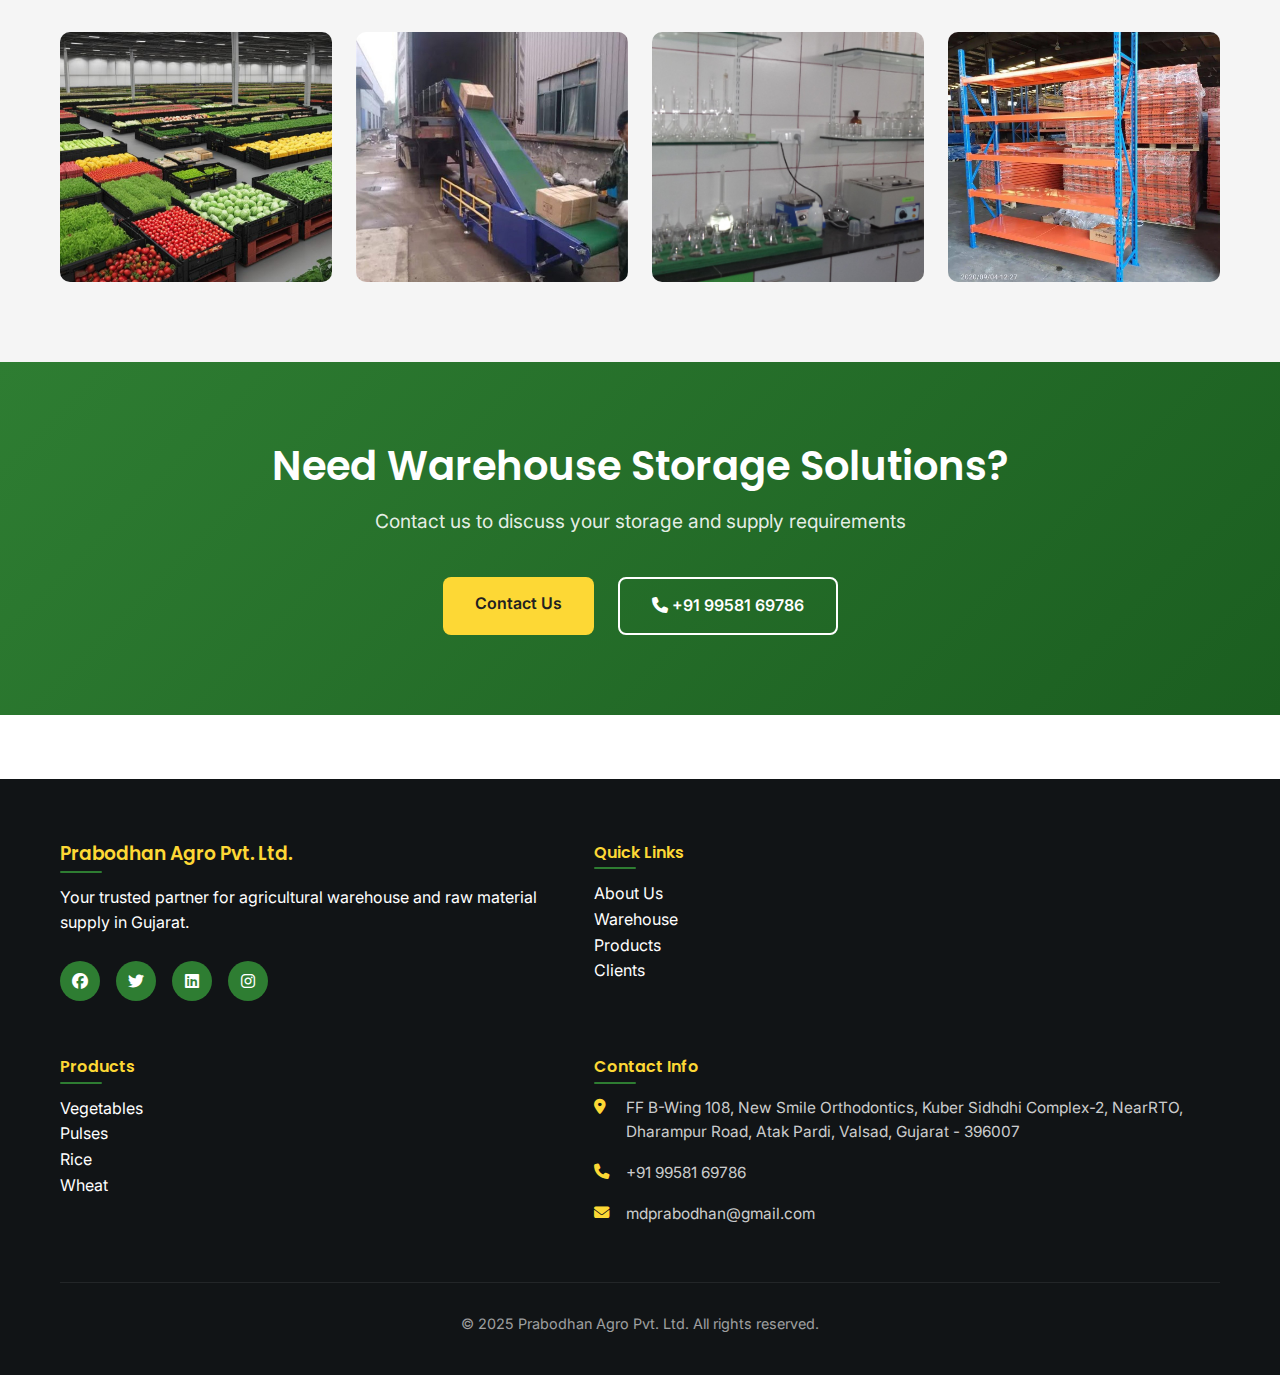
<file: warehouse.html>
<!DOCTYPE html>
<html lang="en">
<head>
  <meta charset="UTF-8">
  <meta name="viewport" content="width=device-width, initial-scale=1.0">
  <meta name="description" content="Prabodhan Agro Warehouse in Gujarat - Modern agricultural storage facility">
  <title>Warehouse | Prabodhan Agro Pvt. Ltd.</title>
  
  <link rel="preconnect" href="https://fonts.googleapis.com">
  <link rel="preconnect" href="https://fonts.gstatic.com" crossorigin>
  <link href="https://fonts.googleapis.com/css2?family=Poppins:wght@400;600;700&family=Inter:wght@300;400;500&display=swap" rel="stylesheet">
  <link rel="stylesheet" href="https://cdnjs.cloudflare.com/ajax/libs/font-awesome/6.5.1/css/all.min.css">
  
  <link rel="stylesheet" href="css/style.css">
  <link rel="stylesheet" href="css/responsive.css">
</head>
<body>

  <!-- Navigation Bar -->
  <nav class="navbar" id="navbar">
    <div class="container">
      <div class="nav-wrapper">
        <div class="logo">
          <a href="index.html">
            <i class="fas fa-leaf"></i>
            <span>Prabodhan Agro</span>
          </a>
        </div>

        <ul class="nav-menu" id="navMenu">
          <li><a href="index.html">Home</a></li>
          <li><a href="about.html">About Us</a></li>
          <li><a href="warehouse.html" class="active">Warehouse</a></li>
          <li><a href="products.html">Products</a></li>
          <li><a href="clients.html">Clients</a></li>
          <li><a href="contact.html" class="btn-contact">Contact Us</a></li>
        </ul>

        <div class="hamburger" id="hamburger">
          <span></span>
          <span></span>
          <span></span>
        </div>
      </div>
    </div>
  </nav>

  <!-- Page Header -->
  <section class="page-header">
    <div class="container">
      <h1>Our Warehouse</h1>
      <p>State-of-the-art agricultural storage facility in Gujarat</p>
    </div>
  </section>

  <!-- Warehouse Overview Section -->
  <section class="warehouse-overview">
    <div class="container">
      <div class="overview-content">
        <div class="overview-text">
          <h2>Central Warehouse Facility</h2>
          <p>Our strategically located warehouse in Valsad, Gujarat serves as a central hub for agricultural commodity storage and distribution across India. Equipped with modern infrastructure and managed by experienced professionals, we ensure optimal storage conditions for all products.</p>
          
          <div class="warehouse-info-cards">
            <div class="info-card">
              <i class="fas fa-map-marker-alt"></i>
              <h4>Location</h4>
              <p>Valsad, Gujarat</p>
            </div>
            <div class="info-card">
              <i class="fas fa-warehouse"></i>
              <h4>Capacity</h4>
              <p>500+ MT Monthly</p>
            </div>
            <div class="info-card">
              <i class="fas fa-clock"></i>
              <h4>Operations</h4>
              <p>Mon-Sat, 9 AM - 6 PM</p>
            </div>
          </div>
        </div>

        <div class="overview-map">
          <iframe 
            src="https://www.google.com/maps/embed?pb=!1m18!1m12!1m3!1d3728.8!2d72.9!3d20.6!2m3!1f0!2f0!3f0!3m2!1i1024!2i768!4f13.1!3m3!1m2!1s0x0%3A0x0!2zMjDCsDM2JzAwLjAiTiA3MsKwNTQnMDAuMCJF!5e0!3m2!1sen!2sin!4v1234567890" 
            width="100%" 
            height="350" 
            style="border:0; border-radius: 10px;" 
            allowfullscreen="" 
            loading="lazy">
          </iframe>
          <div class="address-box">
            <i class="fas fa-location-arrow"></i>
            <p>FF B-Wing 108, New Smile Orthodontics, Kuber Sidhdhi Complex-2, NearRTO, Dharampur Road, Atak Pardi, Valsad, Gujarat - 396007</p>
          </div>
        </div>
      </div>
    </div>
  </section>

  <!-- Warehouse Facilities Section -->
  <section class="facilities-section">
    <div class="container">
      <div class="section-header">
        <h2>Warehouse Facilities</h2>
        <p>Modern infrastructure for optimal storage and handling</p>
      </div>

      <div class="facilities-grid">
        <div class="facility-card">
          <div class="facility-icon">
            <i class="fas fa-thermometer-half"></i>
          </div>
          <h3>Temperature Control</h3>
          <p>Climate-controlled storage areas to maintain product freshness and prevent spoilage.</p>
        </div>

        <div class="facility-card">
          <div class="facility-icon">
            <i class="fas fa-video"></i>
          </div>
          <h3>24/7 CCTV Surveillance</h3>
          <p>Round-the-clock security monitoring for complete safety of stored goods.</p>
        </div>

        <div class="facility-card">
          <div class="facility-icon">
            <i class="fas fa-broom"></i>
          </div>
          <h3>Hygiene Standards</h3>
          <p>Maintained as per food safety regulations with regular cleaning and pest control.</p>
        </div>

        <div class="facility-card">
          <div class="facility-icon">
            <i class="fas fa-boxes"></i>
          </div>
          <h3>Organized Racking</h3>
          <p>Systematic racking system for efficient inventory management and easy access.</p>
        </div>

        <div class="facility-card">
          <div class="facility-icon">
            <i class="fas fa-truck-loading"></i>
          </div>
          <h3>Multiple Loading Bays</h3>
          <p>Efficient loading and unloading facilities for faster turnaround times.</p>
        </div>

        <div class="facility-card">
          <div class="facility-icon">
            <i class="fas fa-microscope"></i>
          </div>
          <h3>Quality Control Lab</h3>
          <p>In-house testing facility for quality checks, grading, and product inspection.</p>
        </div>

        <div class="facility-card">
          <div class="facility-icon">
            <i class="fas fa-fire-extinguisher"></i>
          </div>
          <h3>Fire Safety</h3>
          <p>Complete fire safety equipment and emergency protocols in place.</p>
        </div>

        <div class="facility-card">
          <div class="facility-icon">
            <i class="fas fa-users"></i>
          </div>
          <h3>Trained Staff</h3>
          <p>Experienced warehouse personnel trained in proper handling and storage practices.</p>
        </div>
      </div>
    </div>
  </section>

  <!-- Process Flow Section -->
  <section class="process-section">
    <div class="container">
      <div class="section-header">
        <h2>Our Warehouse Process</h2>
        <p>Systematic approach to ensure quality at every step</p>
      </div>

      <div class="process-timeline">
        <div class="process-step">
          <div class="step-number">1</div>
          <div class="step-content">
            <h3>Receiving & Documentation</h3>
            <p>Incoming goods are received, verified against purchase orders, and documented in our inventory system with lot numbers and batch details.</p>
          </div>
        </div>

        <div class="process-step">
          <div class="step-number">2</div>
          <div class="step-content">
            <h3>Quality Inspection</h3>
            <p>Every batch undergoes thorough quality inspection in our lab. Parameters like moisture content, purity, and grade are checked.</p>
          </div>
        </div>

        <div class="process-step">
          <div class="step-number">3</div>
          <div class="step-content">
            <h3>Grading & Sorting</h3>
            <p>Products are graded based on quality standards and sorted accordingly for optimal storage and future dispatch.</p>
          </div>
        </div>

        <div class="process-step">
          <div class="step-number">4</div>
          <div class="step-content">
            <h3>Storage Management</h3>
            <p>Goods are stored in designated areas with proper labeling, FIFO (First In First Out) principles, and temperature control.</p>
          </div>
        </div>

        <div class="process-step">
          <div class="step-number">5</div>
          <div class="step-content">
            <h3>Regular Quality Checks</h3>
            <p>Periodic quality audits during storage to ensure products maintain their grade and freshness throughout the storage period.</p>
          </div>
        </div>

        <div class="process-step">
          <div class="step-number">6</div>
          <div class="step-content">
            <h3>Packaging & Dispatch</h3>
            <p>Orders are picked, packed as per client specifications (25kg, 50kg, bulk), and dispatched with proper documentation.</p>
          </div>
        </div>
      </div>
    </div>
  </section>

  <!-- Warehouse Gallery Section -->
  <section class="gallery-section">
    <div class="container">
      <div class="section-header">
        <h2>Warehouse Gallery</h2>
        <p>A glimpse inside our facility</p>
      </div>

      <div class="gallery-grid">
        <div class="gallery-item">
          <img src="images/warehouse/storage-area.jpg" alt="Storage Area" onerror="this.src='https://via.placeholder.com/400x300/2E7D32/FFFFFF?text=Storage+Area'">
          <div class="gallery-overlay">
            <h4>Storage Area</h4>
          </div>
        </div>
        <div class="gallery-item">
          <img src="images/warehouse/loading-bay.jpg" alt="Loading Bay" onerror="this.src='https://via.placeholder.com/400x300/2E7D32/FFFFFF?text=Loading+Bay'">
          <div class="gallery-overlay">
            <h4>Loading Bay</h4>
          </div>
        </div>
        <div class="gallery-item">
          <img src="images/warehouse/quality-lab.jpg" alt="Quality Lab" onerror="this.src='https://via.placeholder.com/400x300/2E7D32/FFFFFF?text=Quality+Lab'">
          <div class="gallery-overlay">
            <h4>Quality Control Lab</h4>
          </div>
        </div>
        <div class="gallery-item">
          <img src="images/warehouse/racking-system.jpg" alt="Racking System" onerror="this.src='https://via.placeholder.com/400x300/2E7D32/FFFFFF?text=Racking+System'">
          <div class="gallery-overlay">
            <h4>Racking System</h4>
          </div>
        </div>
      </div>
    </div>
  </section>

  <!-- CTA Section -->
  <section class="cta-section">
    <div class="container">
      <h2>Need Warehouse Storage Solutions?</h2>
      <p>Contact us to discuss your storage and supply requirements</p>
      <div class="cta-buttons">
        <a href="contact.html" class="btn btn-primary">Contact Us</a>
        <a href="tel:+919958169786" class="btn btn-secondary"><i class="fas fa-phone"></i> +91 99581 69786</a>
      </div>
    </div>
  </section>

  <!-- Footer -->
  <footer class="footer">
    <div class="container">
      <div class="footer-content">
        <div class="footer-col">
          <h3>Prabodhan Agro Pvt. Ltd.</h3>
          <p>Your trusted partner for agricultural warehouse and raw material supply in Gujarat.</p>
          <div class="footer-social">
            <a href="#"><i class="fab fa-facebook"></i></a>
            <a href="#"><i class="fab fa-twitter"></i></a>
            <a href="#"><i class="fab fa-linkedin"></i></a>
            <a href="#"><i class="fab fa-instagram"></i></a>
          </div>
        </div>

        <div class="footer-col">
          <h4>Quick Links</h4>
          <ul>
            <li><a href="about.html">About Us</a></li>
            <li><a href="warehouse.html">Warehouse</a></li>
            <li><a href="products.html">Products</a></li>
            <li><a href="clients.html">Clients</a></li>
          </ul>
        </div>

        <div class="footer-col">
          <h4>Products</h4>
          <ul>
            <li><a href="products.html#vegetables">Vegetables</a></li>
            <li><a href="products.html#pulses">Pulses</a></li>
            <li><a href="products.html#rice">Rice</a></li>
            <li><a href="products.html#wheat">Wheat</a></li>
          </ul>
        </div>

        <div class="footer-col">
          <h4>Contact Info</h4>
          <ul class="footer-contact">
            <li><i class="fas fa-map-marker-alt"></i> FF B-Wing 108, New Smile Orthodontics, Kuber Sidhdhi Complex-2, NearRTO, Dharampur Road, Atak Pardi, Valsad, Gujarat - 396007</li>
            <li><i class="fas fa-phone"></i> +91 99581 69786</li>
            <li><i class="fas fa-envelope"></i> mdprabodhan@gmail.com</li>
          </ul>
        </div>
      </div>

      <div class="footer-bottom">
        <p>&copy; 2025 Prabodhan Agro Pvt. Ltd. All rights reserved.</p>
      </div>
    </div>
  </footer>

  <script src="js/script.js"></script>
</body>
</html>
</file>
<file: css/style.css>
/* ===== CSS VARIABLES ===== */
:root {
  --primary-green: #2E7D32;
  --secondary-green: #AED581;
  --accent-yellow: #FDD835;
  --white: #FFFFFF;
  --dark-text: #212121;
  --light-bg: #F5F5F5;
  --gray-text: #757575;
  --shadow: 0 4px 6px rgba(0,0,0,0.1);
  --shadow-hover: 0 8px 15px rgba(0,0,0,0.2);
}

/* ===== GLOBAL RESET ===== */
* {
  margin: 0;
  padding: 0;
  box-sizing: border-box;
}

body {
  font-family: 'Inter', sans-serif;
  color: var(--dark-text);
  line-height: 1.6;
  overflow-x: hidden;
}

h1, h2, h3, h4, h5 {
  font-family: 'Poppins', sans-serif;
  font-weight: 600;
  line-height: 1.2;
}

a {
  text-decoration: none;
  color: inherit;
}

ul {
  list-style: none;
}

img {
  max-width: 100%;
  height: auto;
  display: block;
}

.container {
  max-width: 1200px;
  margin: 0 auto;
  padding: 0 20px;
}

/* ===== NAVIGATION BAR ===== */
.navbar {
  background: var(--primary-green);
  padding: 1rem 0;
  position: fixed;
  width: 100%;
  top: 0;
  z-index: 1000;
  box-shadow: var(--shadow);
  transition: all 0.3s ease;
}

.navbar.scrolled {
  padding: 0.5rem 0;
  background: rgba(46, 125, 50, 0.98);
}

.nav-wrapper {
  display: flex;
  justify-content: space-between;
  align-items: center;
}

.logo a {
  display: flex;
  align-items: center;
  gap: 0.5rem;
  color: var(--white);
  font-size: 1.5rem;
  font-weight: 700;
  font-family: 'Poppins', sans-serif;
}

.logo i {
  font-size: 1.8rem;
}

.nav-menu {
  display: flex;
  gap: 2rem;
  align-items: center;
}

.nav-menu a {
  color: var(--white);
  font-weight: 500;
  padding: 0.5rem 1rem;
  border-radius: 5px;
  transition: all 0.3s ease;
}

.nav-menu a:hover,
.nav-menu a.active {
  background: rgba(255,255,255,0.1);
}

.nav-menu .btn-contact {
  background: var(--accent-yellow);
  color: var(--dark-text);
  font-weight: 600;
}

.nav-menu .btn-contact:hover {
  background: #FBC02D;
  transform: translateY(-2px);
}

.hamburger {
  display: none;
  flex-direction: column;
  gap: 5px;
  cursor: pointer;
}

.hamburger span {
  width: 25px;
  height: 3px;
  background: var(--white);
  border-radius: 5px;
  transition: all 0.3s ease;
}

/* ===== HERO SECTION ===== */
.hero {
  background: linear-gradient(135deg, var(--primary-green) 0%, #1B5E20 100%);
  background-image: url('../images/banner/hero-bg.jpg');  /* yeh IMPORTANT */
  background-size: cover;
  background-position: center;
  background-attachment: fixed;
  min-height: 100vh;
  display: flex;
  align-items: center;
  position: relative;
  margin-top: 70px;
}




.hero-overlay {
  position: absolute;
  top: 0;
  left: 0;
  width: 100%;
  height: 100%;
  background: rgba(46, 125, 50, 0.85);
}

.hero-content {
  position: relative;
  z-index: 2;
  text-align: center;
  color: var(--white);
  padding: 3rem 0;
}

.hero-title {
  font-size: 3.5rem;
  font-weight: 700;
  margin-bottom: 1.5rem;
  animation: fadeInUp 0.8s ease;
}

.hero-subtitle {
  font-size: 1.3rem;
  margin-bottom: 2.5rem;
  color: rgba(255,255,255,0.9);
  animation: fadeInUp 1s ease;
}

.hero-buttons {
  display: flex;
  gap: 1.5rem;
  justify-content: center;
  animation: fadeInUp 1.2s ease;
}

/* ===== BUTTONS ===== */
.btn {
  display: inline-block;
  padding: 0.9rem 2rem;
  border-radius: 8px;
  font-weight: 600;
  transition: all 0.3s ease;
  cursor: pointer;
  border: none;
  font-size: 1rem;
}

.btn-primary {
  background: var(--accent-yellow);
  color: var(--dark-text);
}

.btn-primary:hover {
  background: #FBC02D;
  transform: translateY(-3px);
  box-shadow: var(--shadow-hover);
}

.btn-secondary {
  background: transparent;
  color: var(--white);
  border: 2px solid var(--white);
}

.btn-secondary:hover {
  background: var(--white);
  color: var(--primary-green);
  transform: translateY(-3px);
}

/* ===== STATS SECTION ===== */
.stats-section {
  background: var(--white);
  padding: 4rem 0;
  margin-top: -3rem;
  position: relative;
  z-index: 10;
}

.stats-grid {
  display: grid;
  grid-template-columns: repeat(4, 1fr);
  gap: 2rem;
}

.stat-card {
  background: var(--white);
  padding: 2rem 1.5rem;
  border-radius: 10px;
  text-align: center;
  box-shadow: var(--shadow);
  transition: all 0.3s ease;
}

.stat-card:hover {
  transform: translateY(-5px);
  box-shadow: var(--shadow-hover);
}

.stat-icon {
  width: 70px;
  height: 70px;
  margin: 0 auto 1rem;
  background: linear-gradient(135deg, var(--primary-green), var(--secondary-green));
  border-radius: 50%;
  display: flex;
  align-items: center;
  justify-content: center;
}

.stat-icon i {
  font-size: 2rem;
  color: var(--white);
}

.stat-card h3 {
  font-size: 1.8rem;
  color: var(--primary-green);
  margin-bottom: 0.5rem;
}

.stat-card p {
  color: var(--gray-text);
  font-size: 1rem;
}

/* ===== SERVICES SECTION ===== */
.services-section {
  padding: 5rem 0;
  background: var(--light-bg);
}

.section-header {
  text-align: center;
  margin-bottom: 3rem;
}

.section-header h2 {
  font-size: 2.5rem;
  color: var(--primary-green);
  margin-bottom: 1rem;
}

.section-header p {
  font-size: 1.1rem;
  color: var(--gray-text);
}

.services-grid {
  display: grid;
  grid-template-columns: repeat(3, 1fr);
  gap: 2.5rem;
}

.service-card {
  background: var(--white);
  padding: 2.5rem;
  border-radius: 12px;
  box-shadow: var(--shadow);
  transition: all 0.3s ease;
}

.service-card:hover {
  transform: translateY(-8px);
  box-shadow: var(--shadow-hover);
}

.service-icon {
  width: 80px;
  height: 80px;
  background: linear-gradient(135deg, var(--primary-green), var(--secondary-green));
  border-radius: 50%;
  display: flex;
  align-items: center;
  justify-content: center;
  margin-bottom: 1.5rem;
}

.service-icon i {
  font-size: 2.2rem;
  color: var(--white);
}

.service-card h3 {
  font-size: 1.5rem;
  color: var(--dark-text);
  margin-bottom: 1rem;
}

.service-card p {
  color: var(--gray-text);
  margin-bottom: 1.5rem;
  line-height: 1.7;
}

.service-link {
  color: var(--primary-green);
  font-weight: 600;
  display: inline-flex;
  align-items: center;
  gap: 0.5rem;
  transition: all 0.3s ease;
}

.service-link:hover {
  gap: 0.8rem;
}

/* ===== WHY CHOOSE SECTION ===== */
.why-choose-section {
  padding: 5rem 0;
  background: var(--white);
}

.features-grid {
  display: grid;
  grid-template-columns: repeat(4, 1fr);
  gap: 2rem;
}

.feature-item {
  text-align: center;
  padding: 2rem 1.5rem;
  border-radius: 10px;
  transition: all 0.3s ease;
}

.feature-item:hover {
  background: var(--light-bg);
}

.feature-item i {
  font-size: 3rem;
  color: var(--primary-green);
  margin-bottom: 1rem;
}

.feature-item h4 {
  font-size: 1.2rem;
  margin-bottom: 0.8rem;
  color: var(--dark-text);
}

.feature-item p {
  color: var(--gray-text);
  line-height: 1.6;
}

/* ===== CLIENTS SECTION ===== */
.clients-section {
  padding: 5rem 0;
  background: var(--light-bg);
}

.clients-grid {
  display: grid;
  grid-template-columns: repeat(3, 1fr);
  gap: 2rem;
  margin-bottom: 3rem;
}

.client-logo-card {
  background: var(--white);
  padding: 3rem 2rem;
  border-radius: 10px;
  box-shadow: var(--shadow);
  display: flex;
  align-items: center;
  justify-content: center;
  min-height: 150px;
  transition: all 0.3s ease;
}

.client-logo-card:hover {
  transform: translateY(-5px);
  box-shadow: var(--shadow-hover);
}

.client-logo-card img {
  max-height: 80px;
  width: auto;
  filter: grayscale(100%);
  transition: all 0.3s ease;
}

.client-logo-card:hover img {
  filter: grayscale(0%);
}

.client-placeholder {
  text-align: center;
  color: var(--gray-text);
}

.client-placeholder i {
  font-size: 3rem;
  margin-bottom: 1rem;
  color: var(--primary-green);
}

.clients-cta {
  text-align: center;
}
/* ===== FOOTER ===== */
.footer {
  background: #111416;
  color: #ffffff;
  padding: 4rem 0 2.5rem;
  margin-top: 4rem;
}

/* 2 columns desktop: left brand, right contact */
.footer-content {
  display: grid;
  grid-template-columns: 1.3fr 1.7fr;
  gap: 3.5rem;
  align-items: flex-start;
  margin-bottom: 2.5rem;
}

/* Brand column */
.footer-col h3,
.footer-col h4 {
  color: var(--accent-yellow);
  margin-bottom: 1.2rem;
  font-weight: 600;
  position: relative;
}

/* Small underline */
.footer-col h3::after,
.footer-col h4::after {
  content: "";
  position: absolute;
  left: 0;
  bottom: -0.45rem;
  width: 42px;
  height: 2px;
  background: var(--primary-green);
  border-radius: 999px;
}

.footer-tagline {
  color: rgba(255,255,255,0.78);
  line-height: 1.7;
  max-width: 420px;
}

/* Social icons row */
.footer-social {
  display: flex;
  gap: 1rem;
  margin-top: 1.6rem;
}

.footer-social a {
  width: 40px;
  height: 40px;
  border-radius: 999px;
  background: var(--primary-green);
  display: flex;
  align-items: center;
  justify-content: center;
  color: #ffffff;
  transition: 0.25s ease;
}

.footer-social a:hover {
  background: var(--accent-yellow);
  transform: translateY(-3px) scale(1.03);
}

/* Contact list on right */
.footer-contact {
  list-style: none;
  padding: 0;
  margin: 0;
}

.footer-contact li {
  display: flex;
  align-items: flex-start;
  gap: 0.85rem;
  margin-bottom: 1rem;
  color: rgba(255,255,255,0.8);
  font-size: 0.96rem;
  line-height: 1.6;
}

.footer-contact i {
  color: var(--accent-yellow);
  margin-top: 3px;
  min-width: 18px;
}

.footer-contact a {
  color: rgba(255,255,255,0.85);
  transition: 0.25s ease;
}

.footer-contact a:hover {
  color: var(--accent-yellow);
}

/* Bottom strip */
.footer-bottom {
  border-top: 1px solid rgba(255,255,255,0.08);
  padding-top: 1.8rem;
  text-align: center;
  color: rgba(255,255,255,0.6);
  font-size: 0.9rem;
}

/* ===== RESPONSIVE FOOTER ===== */
@media (max-width: 992px) {
  .footer {
    padding: 3.5rem 0 2rem;
  }

  .footer-content {
    grid-template-columns: 1fr;
    gap: 2.5rem;
  }
}

@media (max-width: 576px) {
  .footer-content {
    text-align: left;
  }

  .footer-social {
    justify-content: flex-start;
  }

  .footer-contact li {
    font-size: 0.9rem;
  }

  .footer-col h3,
  .footer-col h4 {
    font-size: 1.1rem;
  }

  .footer-col h3::after,
  .footer-col h4::after {
    width: 32px;
  }
}


/* ===== ANIMATIONS ===== */
@keyframes fadeInUp {
  from {
    opacity: 0;
    transform: translateY(30px);
  }
  to {
    opacity: 1;
    transform: translateY(0);
  }
}

/* ===== UTILITY CLASSES ===== */
.text-center {
  text-align: center;
}

.mb-1 { margin-bottom: 0.5rem; }
.mb-2 { margin-bottom: 1rem; }
.mb-3 { margin-bottom: 1.5rem; }
.mb-4 { margin-bottom: 2rem; }

.mt-1 { margin-top: 0.5rem; }
.mt-2 { margin-top: 1rem; }
.mt-3 { margin-top: 1.5rem; }
.mt-4 { margin-top: 2rem; }


/* ===== PAGE HEADER (for all internal pages) ===== */
.page-header {
  background: linear-gradient(135deg, var(--primary-green) 0%, #1B5E20 100%);
  padding: 8rem 0 4rem;
  margin-top: 70px;
  text-align: center;
  color: var(--white);
}

.page-header h1 {
  font-size: 3rem;
  margin-bottom: 1rem;
  font-weight: 700;
}

.page-header p {
  font-size: 1.2rem;
  color: rgba(255,255,255,0.9);
}

/* ===== ABOUT PAGE ===== */
.company-story {
  padding: 5rem 0;
  background: var(--white);
}

.story-content {
  display: grid;
  grid-template-columns: 1fr 1fr;
  gap: 4rem;
  align-items: center;
}

.story-text h2 {
  font-size: 2.5rem;
  color: var(--primary-green);
  margin-bottom: 1.5rem;
}

.story-text p {
  color: var(--gray-text);
  margin-bottom: 1.5rem;
  line-height: 1.8;
}

.story-image img {
  width: 100%;
  border-radius: 10px;
  box-shadow: var(--shadow);
}

.mission-vision-section {
  padding: 5rem 0;
  background: var(--light-bg);
}

.mv-grid {
  display: grid;
  grid-template-columns: repeat(2, 1fr);
  gap: 3rem;
}

.mv-card {
  background: var(--white);
  padding: 3rem;
  border-radius: 12px;
  box-shadow: var(--shadow);
  text-align: center;
  transition: all 0.3s ease;
}

.mv-card:hover {
  transform: translateY(-8px);
  box-shadow: var(--shadow-hover);
}

.mv-icon {
  width: 90px;
  height: 90px;
  background: linear-gradient(135deg, var(--primary-green), var(--secondary-green));
  border-radius: 50%;
  display: flex;
  align-items: center;
  justify-content: center;
  margin: 0 auto 1.5rem;
}

.mv-icon i {
  font-size: 2.5rem;
  color: var(--white);
}

.mv-card h3 {
  font-size: 1.8rem;
  color: var(--dark-text);
  margin-bottom: 1rem;
}

.mv-card p {
  color: var(--gray-text);
  line-height: 1.7;
}

.values-section {
  padding: 5rem 0;
  background: var(--white);
}

.values-grid {
  display: grid;
  grid-template-columns: repeat(2, 1fr);
  gap: 2.5rem;
}

.value-card {
  background: var(--light-bg);
  padding: 2.5rem;
  border-radius: 10px;
  transition: all 0.3s ease;
}

.value-card:hover {
  background: var(--white);
  box-shadow: var(--shadow);
  transform: translateY(-5px);
}

.value-icon {
  width: 70px;
  height: 70px;
  background: var(--primary-green);
  border-radius: 50%;
  display: flex;
  align-items: center;
  justify-content: center;
  margin-bottom: 1.5rem;
}

.value-icon i {
  font-size: 2rem;
  color: var(--white);
}

.value-card h3 {
  font-size: 1.5rem;
  color: var(--dark-text);
  margin-bottom: 1rem;
}

.value-card p {
  color: var(--gray-text);
  line-height: 1.7;
}

.why-us-section {
  padding: 5rem 0;
  background: var(--light-bg);
}

.why-us-list {
  display: grid;
  gap: 1.5rem;
}

.why-item {
  display: flex;
  align-items: flex-start;
  gap: 1.5rem;
  background: var(--white);
  padding: 2rem;
  border-radius: 10px;
  transition: all 0.3s ease;
}

.why-item:hover {
  box-shadow: var(--shadow);
  transform: translateX(10px);
}

.why-item i {
  font-size: 2rem;
  color: var(--primary-green);
  flex-shrink: 0;
}

.why-item h4 {
  font-size: 1.2rem;
  color: var(--dark-text);
  margin-bottom: 0.5rem;
}

.why-item p {
  color: var(--gray-text);
}

/* ===== WAREHOUSE PAGE ===== */
.warehouse-overview {
  padding: 5rem 0;
  background: var(--white);
}

.overview-content {
  display: grid;
  grid-template-columns: 1fr 1fr;
  gap: 4rem;
  align-items: center;
}

.overview-text h2 {
  font-size: 2.5rem;
  color: var(--primary-green);
  margin-bottom: 1.5rem;
}

.overview-text p {
  color: var(--gray-text);
  margin-bottom: 2rem;
  line-height: 1.8;
}

.warehouse-info-cards {
  display: grid;
  grid-template-columns: repeat(3, 1fr);
  gap: 1.5rem;
}

.info-card {
  text-align: center;
  padding: 1.5rem;
  background: var(--light-bg);
  border-radius: 8px;
}

.info-card i {
  font-size: 2rem;
  color: var(--primary-green);
  margin-bottom: 0.8rem;
}

.info-card h4 {
  font-size: 1rem;
  color: var(--dark-text);
  margin-bottom: 0.5rem;
}

.info-card p {
  color: var(--gray-text);
  font-size: 0.9rem;
}

.address-box {
  background: var(--primary-green);
  color: var(--white);
  padding: 1.5rem;
  border-radius: 10px;
  margin-top: 1.5rem;
  display: flex;
  align-items: flex-start;
  gap: 1rem;
}

.address-box i {
  font-size: 1.5rem;
  flex-shrink: 0;
}

.facilities-section {
  padding: 5rem 0;
  background: var(--light-bg);
}

.facilities-grid {
  display: grid;
  grid-template-columns: repeat(4, 1fr);
  gap: 2rem;
}

.facility-card {
  background: var(--white);
  padding: 2rem 1.5rem;
  border-radius: 10px;
  text-align: center;
  box-shadow: var(--shadow);
  transition: all 0.3s ease;
}

.facility-card:hover {
  transform: translateY(-5px);
  box-shadow: var(--shadow-hover);
}

.facility-icon {
  width: 70px;
  height: 70px;
  background: linear-gradient(135deg, var(--primary-green), var(--secondary-green));
  border-radius: 50%;
  display: flex;
  align-items: center;
  justify-content: center;
  margin: 0 auto 1rem;
}

.facility-icon i {
  font-size: 2rem;
  color: var(--white);
}

.facility-card h3 {
  font-size: 1.1rem;
  color: var(--dark-text);
  margin-bottom: 0.8rem;
}

.facility-card p {
  color: var(--gray-text);
  font-size: 0.9rem;
  line-height: 1.6;
}

.process-section {
  padding: 5rem 0;
  background: var(--white);
}

.process-timeline {
  max-width: 900px;
  margin: 0 auto;
}

.process-step {
  display: flex;
  gap: 2rem;
  margin-bottom: 3rem;
  position: relative;
}

.process-step:not(:last-child)::after {
  content: '';
  position: absolute;
  left: 24px;
  top: 60px;
  width: 2px;
  height: calc(100% + 1rem);
  background: var(--secondary-green);
}

.step-number {
  width: 50px;
  height: 50px;
  background: var(--primary-green);
  color: var(--white);
  border-radius: 50%;
  display: flex;
  align-items: center;
  justify-content: center;
  font-size: 1.5rem;
  font-weight: 700;
  flex-shrink: 0;
  z-index: 1;
}

.step-content h3 {
  font-size: 1.3rem;
  color: var(--primary-green);
  margin-bottom: 0.8rem;
}

.step-content p {
  color: var(--gray-text);
  line-height: 1.7;
}

.gallery-section {
  padding: 5rem 0;
  background: var(--light-bg);
}

.gallery-grid {
  display: grid;
  grid-template-columns: repeat(4, 1fr);
  gap: 1.5rem;
}

.gallery-item {
  position: relative;
  overflow: hidden;
  border-radius: 10px;
  cursor: pointer;
}

.gallery-item img {
  width: 100%;
  height: 250px;
  object-fit: cover;
  transition: all 0.3s ease;
}

.gallery-overlay {
  position: absolute;
  bottom: 0;
  left: 0;
  right: 0;
  background: linear-gradient(to top, rgba(46, 125, 50, 0.9), transparent);
  padding: 1.5rem 1rem;
  transform: translateY(100%);
  transition: all 0.3s ease;
}

.gallery-item:hover .gallery-overlay {
  transform: translateY(0);
}

.gallery-item:hover img {
  transform: scale(1.1);
}

.gallery-overlay h4 {
  color: var(--white);
  font-size: 1.1rem;
}

/* ===== PRODUCTS PAGE ===== */
.products-overview {
  padding: 3rem 0;
  background: var(--white);
}

.category-filter {
  display: flex;
  justify-content: center;
  gap: 1rem;
  flex-wrap: wrap;
  margin-top: 2rem;
}

.filter-btn {
  padding: 0.8rem 2rem;
  background: var(--light-bg);
  border: 2px solid transparent;
  border-radius: 50px;
  color: var(--dark-text);
  font-weight: 600;
  cursor: pointer;
  transition: all 0.3s ease;
}

.filter-btn:hover,
.filter-btn.active {
  background: var(--primary-green);
  color: var(--white);
  border-color: var(--primary-green);
}

.product-category {
  padding: 4rem 0;
  background: var(--light-bg);
}

.product-category:nth-child(even) {
  background: var(--white);
}

.category-header {
  display: flex;
  align-items: center;
  gap: 2rem;
  margin-bottom: 3rem;
}

.category-icon {
  width: 80px;
  height: 80px;
  background: linear-gradient(135deg, var(--primary-green), var(--secondary-green));
  border-radius: 50%;
  display: flex;
  align-items: center;
  justify-content: center;
}

.category-icon i {
  font-size: 2.5rem;
  color: var(--white);
}

.category-header h2 {
  font-size: 2.5rem;
  color: var(--primary-green);
  margin-bottom: 0.5rem;
}

.category-header p {
  color: var(--gray-text);
  font-size: 1.1rem;
}

.products-grid {
  display: grid;
  grid-template-columns: repeat(3, 1fr);
  gap: 2.5rem;
}

.product-card {
  background: var(--white);
  border-radius: 12px;
  overflow: hidden;
  box-shadow: var(--shadow);
  transition: all 0.3s ease;
}

.product-card:hover {
  transform: translateY(-8px);
  box-shadow: var(--shadow-hover);
}

.product-image {
  width: 100%;
  height: 200px;
  overflow: hidden;
}

.product-image img {
  width: 100%;
  height: 100%;
  object-fit: cover;
  transition: all 0.3s ease;
}

.product-card:hover .product-image img {
  transform: scale(1.1);
}

.product-info {
  padding: 1.5rem;
}

.product-info h3 {
  font-size: 1.5rem;
  color: var(--dark-text);
  margin-bottom: 1rem;
}

.product-meta {
  display: flex;
  gap: 1rem;
  margin-bottom: 1rem;
  flex-wrap: wrap;
}

.product-meta span {
  font-size: 0.85rem;
  padding: 0.4rem 0.8rem;
  border-radius: 20px;
  display: inline-flex;
  align-items: center;
  gap: 0.4rem;
}

.grade {
  background: var(--accent-yellow);
  color: var(--dark-text);
}

.packaging {
  background: var(--secondary-green);
  color: var(--dark-text);
}

.product-info p {
  color: var(--gray-text);
  line-height: 1.7;
  margin-bottom: 1rem;
}

.product-features {
  display: flex;
  gap: 1rem;
  flex-wrap: wrap;
}

.product-features span {
  font-size: 0.85rem;
  color: var(--primary-green);
  display: inline-flex;
  align-items: center;
  gap: 0.3rem;
}

/* ===== CLIENTS PAGE ===== */
.clients-intro {
  padding: 5rem 0;
  background: var(--white);
}

.intro-content {
  max-width: 900px;
  margin: 0 auto;
  text-align: center;
}

.intro-content h2 {
  font-size: 2.5rem;
  color: var(--primary-green);
  margin-bottom: 1.5rem;
}

.intro-content p {
  color: var(--gray-text);
  font-size: 1.1rem;
  line-height: 1.8;
  margin-bottom: 1.5rem;
}

.featured-clients {
  padding: 5rem 0;
  background: var(--light-bg);
}

.client-logos-grid {
  display: grid;
  grid-template-columns: repeat(4, 1fr);
  gap: 2rem;
}

.client-logo-item {
  background: var(--white);
  padding: 3rem 2rem;
  border-radius: 10px;
  box-shadow: var(--shadow);
  display: flex;
  align-items: center;
  justify-content: center;
  min-height: 150px;
  transition: all 0.3s ease;
}

.client-logo-item:hover {
  transform: translateY(-5px);
  box-shadow: var(--shadow-hover);
}

.logo-placeholder {
  text-align: center;
  color: var(--gray-text);
  display: flex;
  flex-direction: column;
  align-items: center;
  gap: 1rem;
}

.logo-placeholder i {
  font-size: 3rem;
  color: var(--primary-green);
}

.logo-placeholder h4 {
  color: var(--dark-text);
}

.case-studies {
  padding: 5rem 0;
  background: var(--white);
}

.case-study-grid {
  display: grid;
  grid-template-columns: repeat(3, 1fr);
  gap: 2.5rem;
}

.case-study-card {
  background: var(--light-bg);
  padding: 2.5rem;
  border-radius: 12px;
  transition: all 0.3s ease;
}

.case-study-card:hover {
  box-shadow: var(--shadow-hover);
  transform: translateY(-5px);
}

.case-icon {
  width: 70px;
  height: 70px;
  background: var(--primary-green);
  border-radius: 50%;
  display: flex;
  align-items: center;
  justify-content: center;
  margin-bottom: 1.5rem;
}

.case-icon i {
  font-size: 2rem;
  color: var(--white);
}

.case-study-card h3 {
  font-size: 1.8rem;
  color: var(--dark-text);
  margin-bottom: 1rem;
}

.case-meta {
  display: flex;
  flex-wrap: wrap;
  gap: 1rem;
  margin-bottom: 1.5rem;
}

.case-meta span {
  font-size: 0.85rem;
  padding: 0.4rem 0.8rem;
  background: var(--white);
  border-radius: 20px;
  color: var(--gray-text);
  display: inline-flex;
  align-items: center;
  gap: 0.4rem;
}

.case-description {
  color: var(--gray-text);
  line-height: 1.7;
  margin-bottom: 1.5rem;
}

.case-stats {
  display: grid;
  grid-template-columns: repeat(2, 1fr);
  gap: 1rem;
  margin-bottom: 1.5rem;
}

.stat-item {
  background: var(--white);
  padding: 1rem;
  border-radius: 8px;
  text-align: center;
}

.stat-item strong {
  display: block;
  font-size: 1.5rem;
  color: var(--primary-green);
  margin-bottom: 0.3rem;
}

.stat-item span {
  font-size: 0.85rem;
  color: var(--gray-text);
}

.case-products {
  display: flex;
  flex-wrap: wrap;
  gap: 0.8rem;
}

.case-products span {
  font-size: 0.85rem;
  padding: 0.4rem 0.8rem;
  background: var(--white);
  border-radius: 20px;
  color: var(--primary-green);
  display: inline-flex;
  align-items: center;
  gap: 0.3rem;
}

.testimonials-section {
  padding: 5rem 0;
  background: var(--light-bg);
}

.testimonials-grid {
  display: grid;
  grid-template-columns: repeat(3, 1fr);
  gap: 2.5rem;
}

.testimonial-card {
  background: var(--white);
  padding: 2.5rem;
  border-radius: 12px;
  box-shadow: var(--shadow);
  position: relative;
}

.quote-icon {
  width: 50px;
  height: 50px;
  background: var(--primary-green);
  border-radius: 50%;
  display: flex;
  align-items: center;
  justify-content: center;
  margin-bottom: 1.5rem;
}

.quote-icon i {
  font-size: 1.5rem;
  color: var(--white);
}

.testimonial-text {
  color: var(--gray-text);
  font-style: italic;
  line-height: 1.8;
  margin-bottom: 1.5rem;
}

.author-info h4 {
  color: var(--dark-text);
  font-size: 1.1rem;
  margin-bottom: 0.3rem;
}

.author-info span {
  color: var(--gray-text);
  font-size: 0.9rem;
}

.why-clients-choose {
  padding: 5rem 0;
  background: var(--white);
}

.advantages-grid {
  display: grid;
  grid-template-columns: repeat(3, 1fr);
  gap: 2rem;
}

.advantage-item {
  text-align: center;
  padding: 2rem;
  background: var(--light-bg);
  border-radius: 10px;
  transition: all 0.3s ease;
}

.advantage-item:hover {
  background: var(--white);
  box-shadow: var(--shadow);
}

.advantage-item i {
  font-size: 3rem;
  color: var(--primary-green);
  margin-bottom: 1rem;
}

.advantage-item h4 {
  font-size: 1.2rem;
  color: var(--dark-text);
  margin-bottom: 0.8rem;
}

.advantage-item p {
  color: var(--gray-text);
  line-height: 1.6;
}

/* ===== CONTACT PAGE ===== */
.contact-section {
  padding: 5rem 0;
  background: var(--white);
}

.contact-wrapper {
  display: grid;
  grid-template-columns: 1fr 1.5fr;
  gap: 4rem;
}

.contact-info-column h2 {
  font-size: 2.5rem;
  color: var(--primary-green);
  margin-bottom: 1rem;
}

.contact-info-column > p {
  color: var(--gray-text);
  line-height: 1.8;
  margin-bottom: 2rem;
}

.contact-info-cards {
  display: grid;
  gap: 1.5rem;
  margin-bottom: 2rem;
}

.contact-info-card {
  display: flex;
  gap: 1.5rem;
  padding: 1.5rem;
  background: var(--light-bg);
  border-radius: 10px;
  transition: all 0.3s ease;
}

.contact-info-card:hover {
  background: var(--white);
  box-shadow: var(--shadow);
}

.info-icon {
  width: 50px;
  height: 50px;
  background: var(--primary-green);
  border-radius: 50%;
  display: flex;
  align-items: center;
  justify-content: center;
  flex-shrink: 0;
}

.info-icon i {
  font-size: 1.5rem;
  color: var(--white);
}

.info-content h4 {
  font-size: 1.1rem;
  color: var(--dark-text);
  margin-bottom: 0.5rem;
}

.info-content p a {
  color: var(--primary-green);
  font-weight: 600;
}

.info-content small {
  color: var(--gray-text);
  font-size: 0.85rem;
}

.business-hours {
  background: var(--light-bg);
  padding: 1.5rem;
  border-radius: 10px;
}

.business-hours h4 {
  color: var(--dark-text);
  margin-bottom: 1rem;
  display: flex;
  align-items: center;
  gap: 0.5rem;
}

.business-hours ul li {
  display: flex;
  justify-content: space-between;
  padding: 0.5rem 0;
  border-bottom: 1px solid rgba(0,0,0,0.1);
}

.business-hours ul li:last-child {
  border-bottom: none;
}

.business-hours span {
  color: var(--gray-text);
}

.business-hours strong {
  color: var(--dark-text);
}

.form-wrapper {
  background: var(--light-bg);
  padding: 3rem;
  border-radius: 12px;
}

.form-wrapper h2 {
  font-size: 2rem;
  color: var(--primary-green);
  margin-bottom: 0.5rem;
}

.form-wrapper > p {
  color: var(--gray-text);
  margin-bottom: 2rem;
}

.contact-form {
  display: grid;
  gap: 1.5rem;
}

.form-row {
  display: grid;
  grid-template-columns: repeat(2, 1fr);
  gap: 1.5rem;
}

.form-group label {
  display: block;
  color: var(--dark-text);
  font-weight: 600;
  margin-bottom: 0.5rem;
}

.required {
  color: red;
}

.form-group input,
.form-group select,
.form-group textarea {
  width: 100%;
  padding: 0.9rem;
  border: 2px solid #ddd;
  border-radius: 8px;
  font-family: inherit;
  font-size: 1rem;
  transition: all 0.3s ease;
}

.form-group input:focus,
.form-group select:focus,
.form-group textarea:focus {
  outline: none;
  border-color: var(--primary-green);
}

.form-group textarea {
  resize: vertical;
}

.checkbox-group {
  display: flex;
  align-items: center;
  gap: 0.8rem;
}

.checkbox-group input[type="checkbox"] {
  width: auto;
}

.checkbox-group label {
  margin-bottom: 0;
  font-weight: 400;
}

.btn-submit {
  width: 100%;
  padding: 1rem;
  font-size: 1.1rem;
  display: flex;
  align-items: center;
  justify-content: center;
  gap: 0.5rem;
}

.form-message {
  padding: 1rem;
  border-radius: 8px;
  text-align: center;
  display: none;
}

.form-message.success {
  background: #d4edda;
  color: #155724;
  display: block;
}

.form-message.error {
  background: #f8d7da;
  color: #721c24;
  display: block;
}

.map-section {
  padding: 5rem 0;
  background: var(--light-bg);
}

.map-container {
  border-radius: 10px;
  overflow: hidden;
  box-shadow: var(--shadow);
}

.faq-section {
  padding: 5rem 0;
  background: var(--white);
}

.faq-grid {
  display: grid;
  grid-template-columns: repeat(2, 1fr);
  gap: 2rem;
}

.faq-item {
  background: var(--light-bg);
  padding: 2rem;
  border-radius: 10px;
}

.faq-question {
  display: flex;
  align-items: flex-start;
  gap: 1rem;
  margin-bottom: 1rem;
}

.faq-question i {
  font-size: 1.5rem;
  color: var(--primary-green);
  flex-shrink: 0;
}

.faq-question h4 {
  color: var(--dark-text);
  font-size: 1.1rem;
}

.faq-item p {
  color: var(--gray-text);
  line-height: 1.7;
  padding-left: 2.5rem;
}

/* ===== CTA SECTION (Reusable) ===== */
.cta-section {
  background: linear-gradient(135deg, var(--primary-green) 0%, #1B5E20 100%);
  padding: 5rem 0;
  text-align: center;
  color: var(--white);
}

.cta-section h2 {
  font-size: 2.5rem;
  margin-bottom: 1rem;
}

.cta-section p {
  font-size: 1.2rem;
  margin-bottom: 2.5rem;
  color: rgba(255,255,255,0.9);
}

.cta-buttons {
  display: flex;
  gap: 1.5rem;
  justify-content: center;
}
</file>
<file: css/responsive.css>
/* ===== TABLET DEVICES (768px - 991px) ===== */
@media screen and (max-width: 991px) {
  
  .container {
    padding: 0 16px;
  }

  /* Stats Section */
  .stats-grid {
    grid-template-columns: repeat(2, 1fr);
    gap: 1.5rem;
  }

  /* Services Section */
  .services-grid {
    grid-template-columns: repeat(2, 1fr);
    gap: 2rem;
  }

  /* Why Choose Features */
  .features-grid {
    grid-template-columns: repeat(2, 1fr);
    gap: 1.5rem;
  }

  /* Clients Grid (Homepage) */
  .clients-grid {
    grid-template-columns: repeat(2, 1fr);
    gap: 1.5rem;
  }

  /* Footer */
  .footer-content {
    grid-template-columns: repeat(2, 1fr);
    gap: 2rem;
  }

  /* Hero Section */
  .hero-title {
    font-size: 2.6rem;
  }

  .hero-subtitle {
    font-size: 1.1rem;
  }

  .section-header h2 {
    font-size: 2rem;
  }



     @media (max-width: 767px) {
  .hero {
    background-attachment: scroll;
    background-position: center;
  }
}



  /* ===== ABOUT PAGE ===== */
  .story-content {
    grid-template-columns: 1fr;
    gap: 2.5rem;
  }

  .mv-grid {
    grid-template-columns: 1fr 1fr;
    gap: 2rem;
  }

  .values-grid {
    grid-template-columns: 1fr 1fr;
    gap: 2rem;
  }

  /* ===== WAREHOUSE PAGE ===== */
  .overview-content {
    grid-template-columns: 1fr;
    gap: 3rem;
  }

  .warehouse-info-cards {
    grid-template-columns: repeat(3, 1fr);
  }

  .facilities-grid {
    grid-template-columns: repeat(3, 1fr);
    gap: 1.5rem;
  }

  .gallery-grid {
    grid-template-columns: repeat(3, 1fr);
    gap: 1.2rem;
  }

  /* ===== PRODUCTS PAGE ===== */
  .products-grid {
    grid-template-columns: repeat(2, 1fr);
    gap: 2rem;
  }

  .category-header {
    flex-direction: column;
    align-items: flex-start;
    gap: 1rem;
  }

  /* ===== CLIENTS PAGE ===== */
  .client-logos-grid {
    grid-template-columns: repeat(3, 1fr);
    gap: 1.5rem;
  }

  .case-study-grid {
    grid-template-columns: repeat(2, 1fr);
    gap: 2rem;
  }

  .testimonials-grid {
    grid-template-columns: repeat(2, 1fr);
    gap: 2rem;
  }

  .advantages-grid {
    grid-template-columns: repeat(2, 1fr);
    gap: 1.5rem;
  }

  /* ===== CONTACT PAGE ===== */
  .contact-wrapper {
    grid-template-columns: 1fr;
    gap: 3rem;
  }

  .form-row {
    grid-template-columns: 1fr 1fr;
    gap: 1.2rem;
  }

  .faq-grid {
    grid-template-columns: 1fr;
    gap: 1.5rem;
  }
}


/* ===== MOBILE DEVICES (767px and below) ===== */
@media screen and (max-width: 767px) {
  
  /* Navigation */
  .nav-menu {
    position: fixed;
    top: 70px;
    left: -100%;
    width: 100%;
    height: calc(100vh - 70px);
    background: var(--primary-green);
    flex-direction: column;
    justify-content: flex-start;
    padding: 2rem;
    gap: 0;
    transition: left 0.3s ease;
    overflow-y: auto;
  }

  .nav-menu.active {
    left: 0;
  }

  .nav-menu li {
    width: 100%;
    margin-bottom: 1rem;
  }

  .nav-menu a {
    display: block;
    padding: 1rem;
    border-radius: 8px;
    text-align: center;
    font-size: 1.05rem;
  }

  .nav-menu .btn-contact {
    margin-top: 1rem;
  }

  .hamburger {
    display: flex;
  }

  .hamburger.active span:nth-child(1) {
    transform: rotate(45deg) translate(8px, 8px);
  }

  .hamburger.active span:nth-child(2) {
    opacity: 0;
  }

  .hamburger.active span:nth-child(3) {
    transform: rotate(-45deg) translate(7px, -7px);
  }

  /* Logo */
  .logo a {
    font-size: 1.2rem;
  }

  .logo i {
    font-size: 1.4rem;
  }

  /* Hero Section */
  .hero {
    min-height: 80vh;
    margin-top: 70px;
    background-attachment: scroll;
  }

  .hero-content {
    padding: 2rem 0;
  }

  .hero-title {
    font-size: 1.9rem;
    margin-bottom: 1rem;
  }

  .hero-subtitle {
    font-size: 0.95rem;
    margin-bottom: 1.8rem;
  }

  .hero-buttons {
    flex-direction: column;
    gap: 1rem;
  }

  .btn {
    width: 100%;
    text-align: center;
  }

  /* Page Header */
  .page-header {
    padding: 6rem 0 3rem;
  }

  .page-header h1 {
    font-size: 2rem;
  }

  .page-header p {
    font-size: 1rem;
  }

  /* Stats Section */
  .stats-section {
    padding: 3rem 0;
    margin-top: -2rem;
  }

  .stats-grid {
    grid-template-columns: 1fr;
    gap: 1.5rem;
  }

  .stat-card {
    padding: 1.5rem;
  }

  .stat-icon {
    width: 60px;
    height: 60px;
  }

  .stat-icon i {
    font-size: 1.6rem;
  }

  .stat-card h3 {
    font-size: 1.5rem;
  }

  /* Section Headers */
  .section-header {
    margin-bottom: 2rem;
  }

  .section-header h2 {
    font-size: 1.8rem;
  }

  .section-header p {
    font-size: 1rem;
  }

  /* Services Section */
  .services-section {
    padding: 3rem 0;
  }

  .services-grid {
    grid-template-columns: 1fr;
    gap: 2rem;
  }

  .service-card {
    padding: 2rem;
  }

  .service-icon {
    width: 70px;
    height: 70px;
  }

  .service-icon i {
    font-size: 2rem;
  }

  .service-card h3 {
    font-size: 1.3rem;
  }

  /* Why Choose Section */
  .why-choose-section {
    padding: 3rem 0;
  }

  .features-grid {
    grid-template-columns: 1fr;
    gap: 1.5rem;
  }

  .feature-item {
    padding: 1.5rem;
  }

  .feature-item i {
    font-size: 2.5rem;
  }

  /* Clients Section (Homepage) */
  .clients-section {
    padding: 3rem 0;
  }

  .clients-grid {
    grid-template-columns: 1fr;
    gap: 1.5rem;
    margin-bottom: 2rem;
  }

  .client-logo-card {
    padding: 2rem;
    min-height: 120px;
  }

  .client-logo-card img {
    max-height: 60px;
  }

  .client-placeholder i {
    font-size: 2.5rem;
  }

  /* ===== ABOUT PAGE MOBILE ===== */
  .story-content {
    grid-template-columns: 1fr;
    gap: 2rem;
  }

  .story-text h2 {
    font-size: 2rem;
  }

  .mv-grid {
    grid-template-columns: 1fr;
    gap: 1.5rem;
  }

  .mv-card {
    padding: 2rem;
  }

  .mv-card h3 {
    font-size: 1.5rem;
  }

  .values-grid {
    grid-template-columns: 1fr;
    gap: 1.5rem;
  }

  .value-card {
    padding: 2rem;
  }

  /* ===== WAREHOUSE PAGE MOBILE ===== */
  .overview-content {
    grid-template-columns: 1fr;
    gap: 2rem;
  }

  .overview-text h2 {
    font-size: 2rem;
  }

  .warehouse-info-cards {
    grid-template-columns: 1fr 1fr;
    gap: 1rem;
  }

  .info-card {
    padding: 1rem;
  }

  .info-card i {
    font-size: 1.6rem;
  }

  .info-card h4 {
    font-size: 0.9rem;
  }

  .info-card p {
    font-size: 0.85rem;
  }

  .facilities-grid {
    grid-template-columns: 1fr 1fr;
    gap: 1.2rem;
  }

  .facility-card {
    padding: 1.5rem 1rem;
  }

  .facility-card h3 {
    font-size: 1rem;
  }

  .gallery-grid {
    grid-template-columns: 1fr 1fr;
    gap: 1rem;
  }

  .gallery-item img {
    height: 180px;
  }

  .process-step {
    gap: 1.2rem;
  }

  .step-number {
    width: 40px;
    height: 40px;
    font-size: 1.2rem;
  }

  .step-content h3 {
    font-size: 1.1rem;
  }

  /* ===== PRODUCTS PAGE MOBILE ===== */
  .products-grid {
    grid-template-columns: 1fr;
    gap: 1.8rem;
  }

  .product-card {
    max-width: 100%;
  }

  .product-image {
    height: 200px;
  }

  .product-info {
    padding: 1.2rem;
  }

  .product-info h3 {
    font-size: 1.3rem;
  }

  .category-header {
    flex-direction: column;
    align-items: center;
    text-align: center;
    gap: 1rem;
  }

  .category-header h2 {
    font-size: 2rem;
  }

  .category-icon {
    width: 70px;
    height: 70px;
  }

  .category-icon i {
    font-size: 2rem;
  }

  .category-filter {
    gap: 0.8rem;
  }

  .filter-btn {
    padding: 0.6rem 1.5rem;
    font-size: 0.9rem;
  }

  /* ===== CLIENTS PAGE MOBILE ===== */
  .client-logos-grid {
    grid-template-columns: 1fr;
    gap: 1.5rem;
  }

  .client-logo-item {
    padding: 2.5rem 2rem;
    min-height: 120px;
  }

  .case-study-grid {
    grid-template-columns: 1fr;
    gap: 2rem;
  }

  .case-study-card {
    padding: 2rem;
  }

  .case-study-card h3 {
    font-size: 1.5rem;
  }

  .case-stats {
    grid-template-columns: 1fr 1fr;
  }

  .testimonials-grid {
    grid-template-columns: 1fr;
    gap: 2rem;
  }

  .testimonial-card {
    padding: 2rem;
  }

  .advantages-grid {
    grid-template-columns: 1fr;
    gap: 1.5rem;
  }

  /* ===== CONTACT PAGE MOBILE ===== */
  .contact-wrapper {
    grid-template-columns: 1fr;
    gap: 2.5rem;
  }

  .contact-info-column h2 {
    font-size: 2rem;
  }

  .form-wrapper {
    padding: 2rem;
  }

  .form-wrapper h2 {
    font-size: 1.7rem;
  }

  .form-row {
    grid-template-columns: 1fr;
    gap: 1.2rem;
  }

  .form-group input,
  .form-group select,
  .form-group textarea {
    padding: 0.8rem;
  }

  .faq-grid {
    grid-template-columns: 1fr;
    gap: 1.5rem;
  }

  .faq-item {
    padding: 1.5rem;
  }

  /* CTA Section */
  .cta-section {
    padding: 3rem 0;
  }

  .cta-section h2 {
    font-size: 2rem;
  }

  .cta-section p {
    font-size: 1rem;
  }

  .cta-buttons {
    flex-direction: column;
    gap: 1rem;
  }

  /* Footer */
  .footer {
    padding: 3rem 0 1.5rem;
  }

  .footer-content {
    grid-template-columns: 1fr;
    gap: 2rem;
  }

  .footer-col {
    text-align: left;
  }

  .footer-social {
    justify-content: center;
  }

  .footer-contact li {
    justify-content: center;
    text-align: left;
  }

  .footer-bottom {
    padding-top: 1.5rem;
    font-size: 0.9rem;
  }
}


/* ===== SMALL MOBILE (576px and below) ===== */
@media screen and (max-width: 576px) {
  
  .container {
    padding: 0 15px;
  }

  .hero-title {
    font-size: 1.6rem;
  }

  .hero-subtitle {
    font-size: 0.9rem;
  }

  .page-header h1 {
    font-size: 1.7rem;
  }

  .section-header h2 {
    font-size: 1.6rem;
  }

  .section-header p {
    font-size: 0.95rem;
  }

  .stat-card h3 {
    font-size: 1.3rem;
  }

  .stat-card p {
    font-size: 0.9rem;
  }

  .service-card h3 {
    font-size: 1.2rem;
  }

  .service-card p {
    font-size: 0.95rem;
  }

  .btn {
    padding: 0.8rem 1.5rem;
    font-size: 0.95rem;
  }

  .feature-item h4 {
    font-size: 1.1rem;
  }

  .feature-item p {
    font-size: 0.9rem;
  }

  /* Warehouse small mobile */
  .warehouse-info-cards {
    grid-template-columns: 1fr;
  }

  .facilities-grid {
    grid-template-columns: 1fr;
  }

  .gallery-grid {
    grid-template-columns: 1fr;
  }

  .gallery-item img {
    height: 220px;
  }

  /* Products small mobile */
  .product-image {
    height: 180px;
  }

  /* Footer */
  .footer-col h3,
  .footer-col h4 {
    font-size: 1.1rem;
  }

  .footer-col p,
  .footer-col ul li a {
    font-size: 0.9rem;
  }
}


/* ===== LANDSCAPE MODE (Mobile Landscape) ===== */
@media screen and (max-width: 767px) and (orientation: landscape) {
  
  .hero {
    min-height: 100vh;
  }

  .hero-title {
    font-size: 2rem;
  }

  .hero-subtitle {
    font-size: 1rem;
  }

  .stats-grid {
    grid-template-columns: repeat(2, 1fr);
  }

  .services-grid {
    grid-template-columns: repeat(2, 1fr);
  }

  .features-grid {
    grid-template-columns: repeat(2, 1fr);
  }

  .products-grid {
    grid-template-columns: repeat(2, 1fr);
  }

  .gallery-grid {
    grid-template-columns: repeat(2, 1fr);
  }
}


/* ===== PRINT STYLES ===== */
@media print {
  
  .navbar,
  .hamburger,
  .footer-social,
  .hero-buttons,
  .service-link,
  .clients-cta,
  .cta-buttons {
    display: none;
  }

  body {
    font-size: 12pt;
    line-height: 1.5;
  }

  .hero {
    background: var(--primary-green);
    min-height: auto;
    padding: 2rem 0;
    page-break-after: always;
  }

  .section-header h2 {
    color: var(--dark-text);
    font-size: 18pt;
  }

  .stat-card,
  .service-card,
  .client-logo-card {
    box-shadow: none;
    border: 1px solid #ddd;
  }
}


/* ===== ACCESSIBILITY IMPROVEMENTS ===== */
@media (prefers-reduced-motion: reduce) {
  * {
    animation: none !important;
    transition: none !important;
  }
}


/* ===== HIGH CONTRAST MODE ===== */
@media (prefers-contrast: high) {
  .btn-primary {
    border: 2px solid var(--dark-text);
  }

  .service-card,
  .stat-card,
  .client-logo-card {
    border: 2px solid var(--dark-text);
  }
}
</file>
